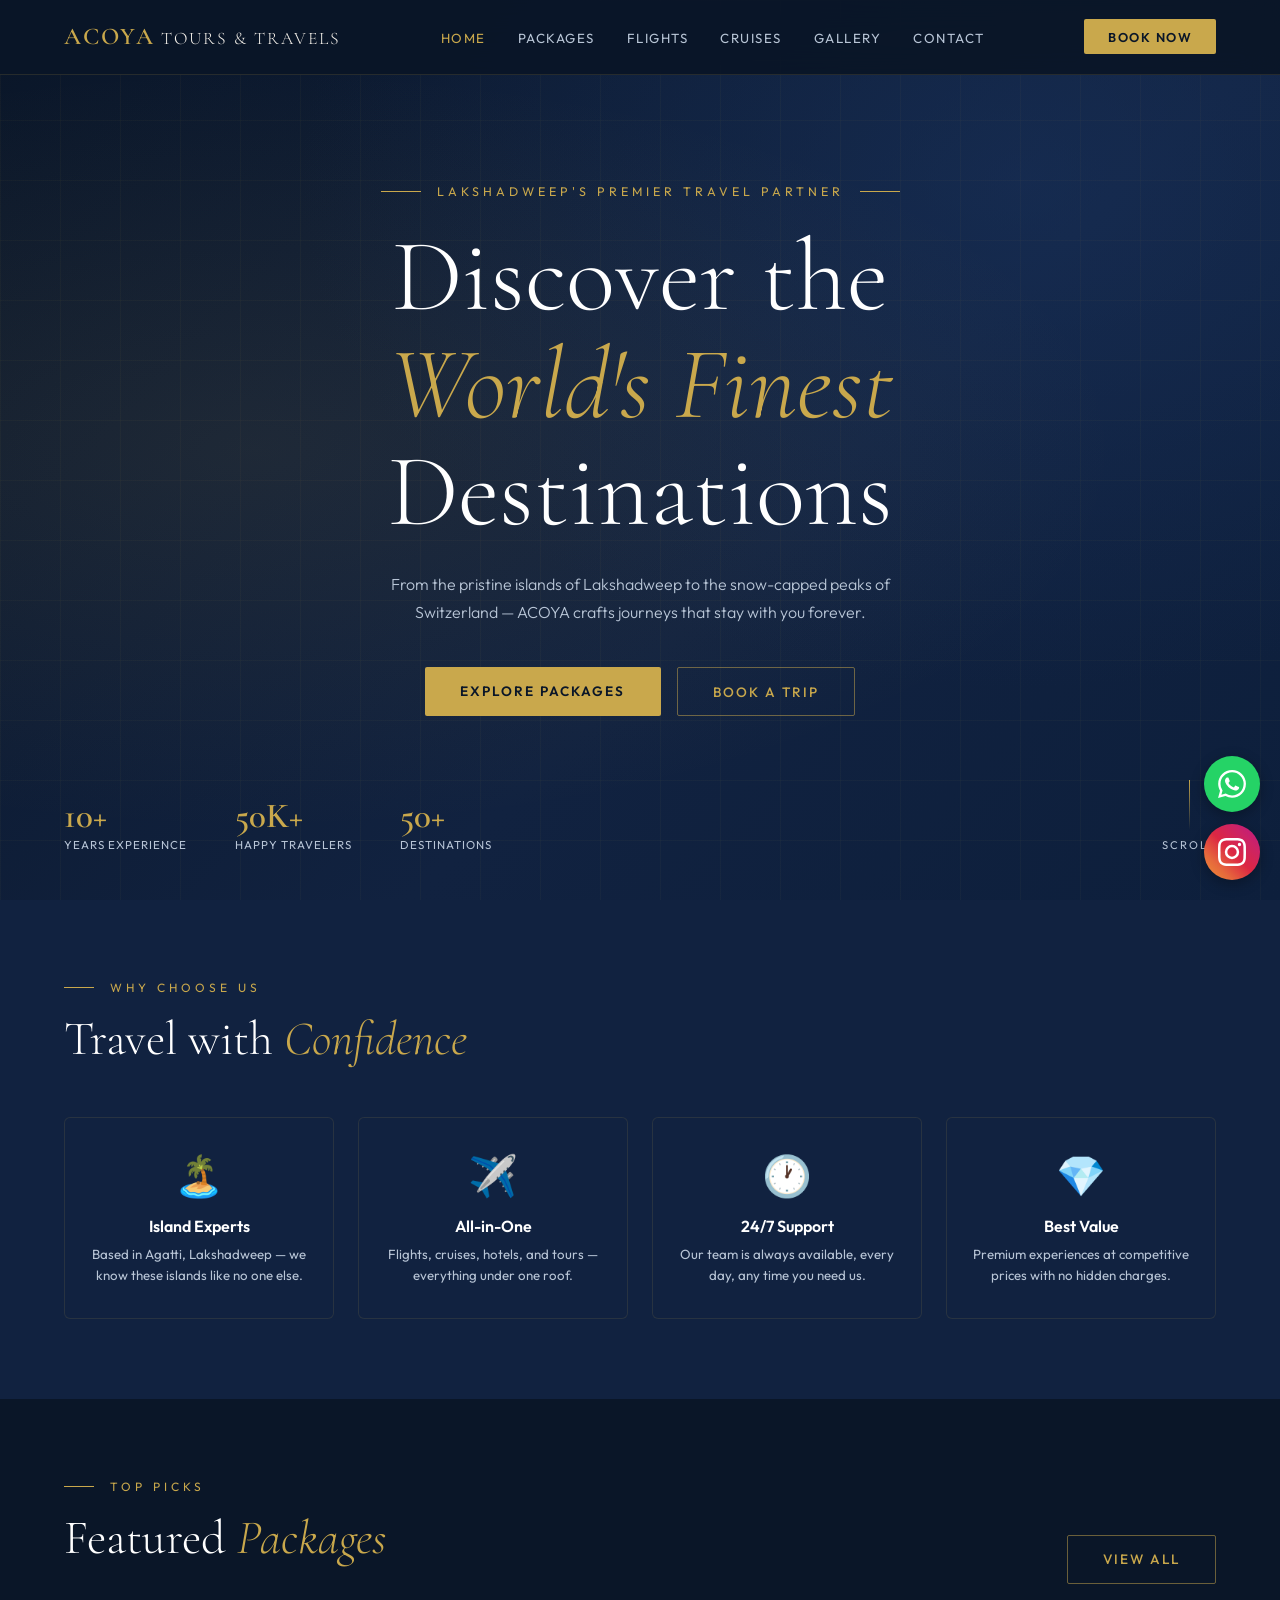
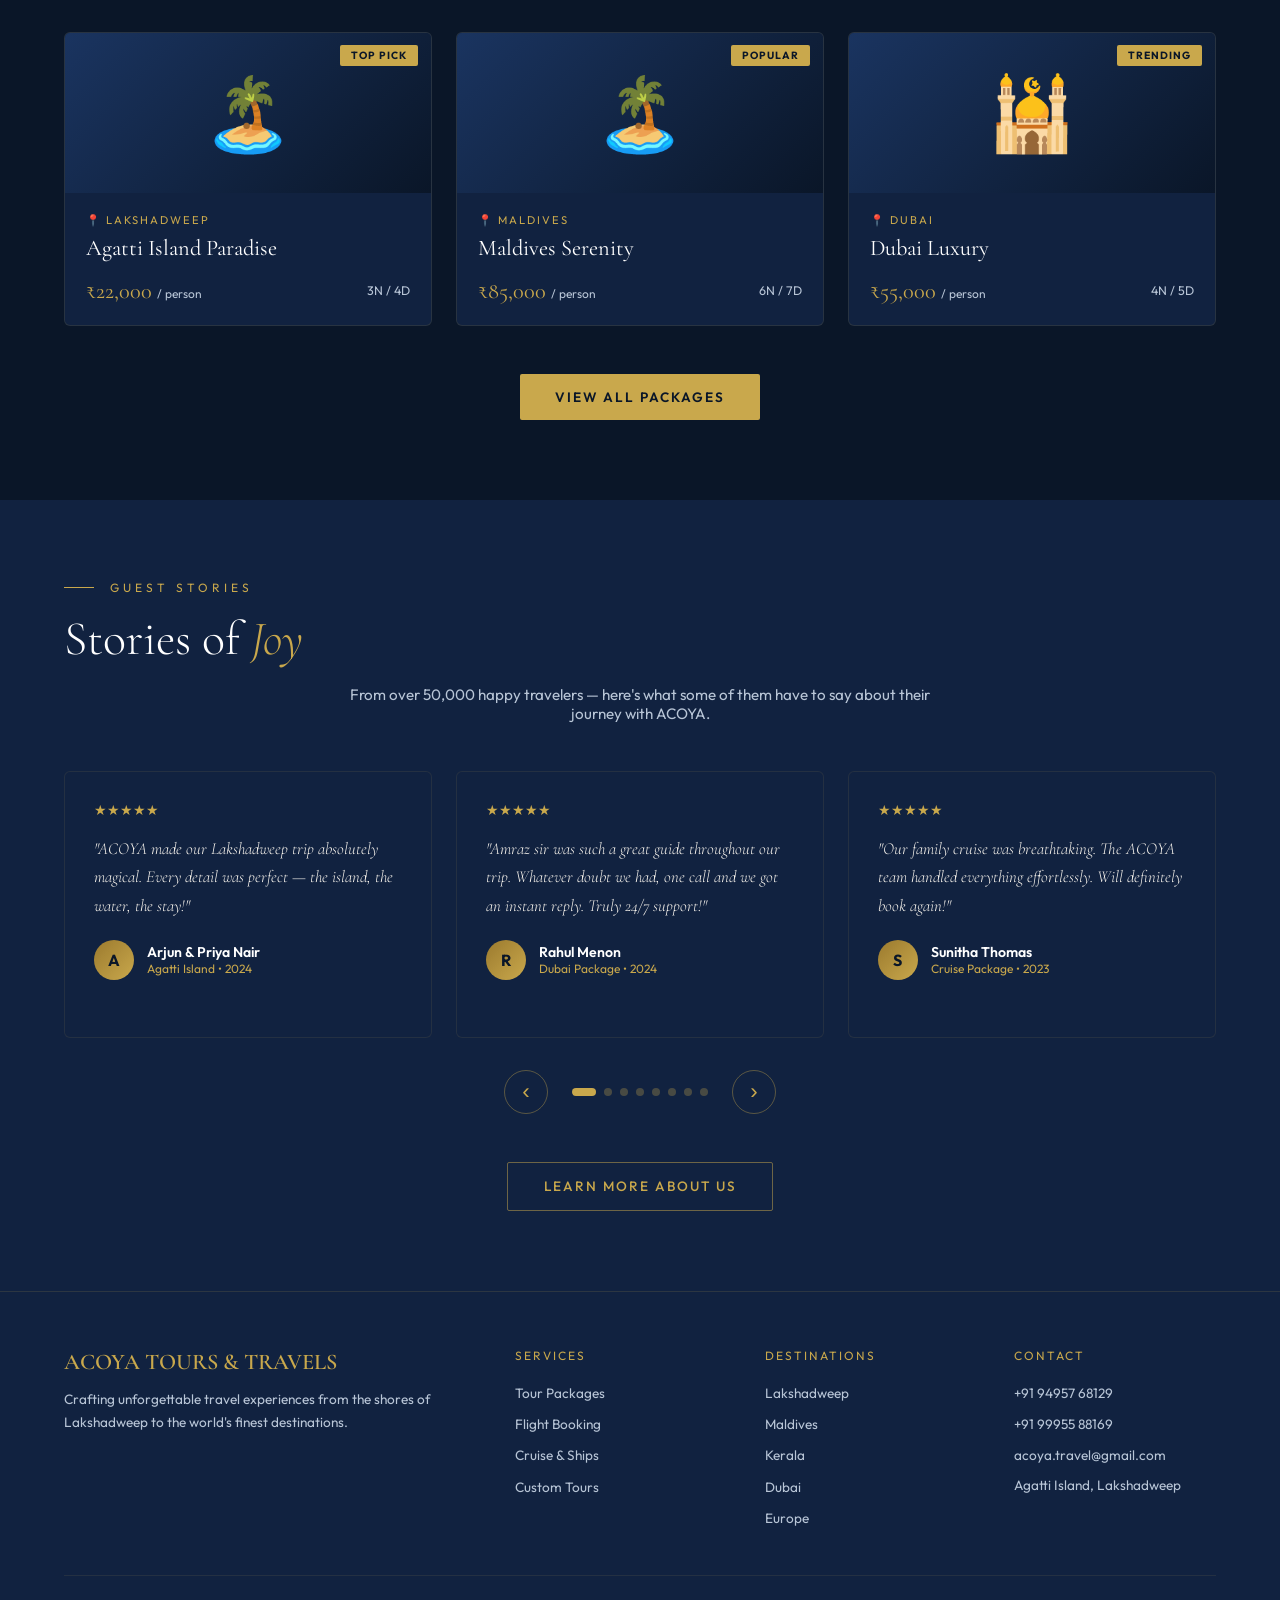
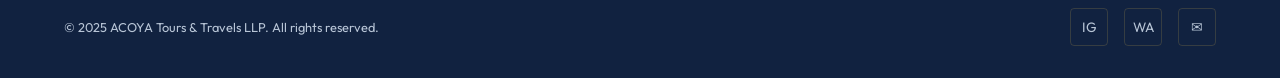
<file: index.html>
<!DOCTYPE html>
<html lang="en">
<head>
<meta charset="UTF-8">
<meta name="viewport" content="width=device-width, initial-scale=1.0">
<title>ACOYA Tours & Travels — Home</title>
<link rel="stylesheet" href="style.css">
<style>
  /* HERO */
  #home {
    height: 100vh; position: relative;
    display: flex; align-items: center; justify-content: center; overflow: hidden;
  }
  .hero-bg {
    position: absolute; inset: 0;
    background: radial-gradient(ellipse at 20% 50%, rgba(201,168,76,0.09) 0%, transparent 60%),
      radial-gradient(ellipse at 80% 20%, rgba(26,52,96,0.5) 0%, transparent 50%),
      linear-gradient(135deg, #0A1628 0%, #112240 60%, #0D1F3C 100%);
  }
  .hero-grid {
    position: absolute; inset: 0;
    background-image: linear-gradient(rgba(201,168,76,0.04) 1px, transparent 1px),
      linear-gradient(90deg, rgba(201,168,76,0.04) 1px, transparent 1px);
    background-size: 60px 60px;
  }
  .hero-content {
    position: relative; z-index: 2; text-align: center; padding: 0 5%;
    animation: fadeUp 1.2s ease forwards;
  }
  .hero-tagline {
    font-size: 0.78rem; letter-spacing: 4px; text-transform: uppercase;
    color: var(--gold); margin-bottom: 1.5rem;
    display: flex; align-items: center; justify-content: center; gap: 1rem;
  }
  .hero-tagline::before, .hero-tagline::after { content: ''; width: 40px; height: 1px; background: var(--gold); }
  .hero-title {
    font-family: 'Cormorant Garamond', serif;
    font-size: clamp(3.5rem, 8vw, 7rem);
    font-weight: 300; line-height: 1.05; color: var(--white); margin-bottom: 0.5rem;
  }
  .hero-title em { color: var(--gold); font-style: italic; }
  .hero-sub {
    font-size: 1rem; color: var(--text-light);
    max-width: 520px; margin: 1.5rem auto 2.5rem; line-height: 1.8; font-weight: 300;
  }
  .hero-btns { display: flex; gap: 1rem; justify-content: center; flex-wrap: wrap; }
  .hero-stats {
    position: absolute; bottom: 3rem; left: 5%;
    display: flex; gap: 3rem; animation: fadeUp 1.5s ease 0.3s both;
  }
  .stat-num { font-family: 'Cormorant Garamond', serif; font-size: 2.2rem; font-weight: 600; color: var(--gold); }
  .stat-label { font-size: 0.72rem; color: var(--text-light); letter-spacing: 1px; text-transform: uppercase; }
  .scroll-hint {
    position: absolute; bottom: 3rem; right: 5%;
    display: flex; flex-direction: column; align-items: center; gap: 0.5rem;
    color: var(--text-light); font-size: 0.7rem; letter-spacing: 2px; text-transform: uppercase;
  }
  .scroll-line { width: 1px; height: 50px; background: linear-gradient(to bottom, var(--gold), transparent); animation: pulse 2s ease infinite; }
  @keyframes pulse { 0%,100%{opacity:1} 50%{opacity:0.3} }

  /* WHY US */
  .why-grid { display: grid; grid-template-columns: repeat(4,1fr); gap: 1.5rem; max-width: 1200px; margin: 3rem auto 0; }
  .why-card {
    padding: 2rem 1.5rem; background: var(--navy-mid);
    border: 1px solid rgba(201,168,76,0.12); border-radius: 6px;
    transition: border-color 0.3s, transform 0.3s; text-align: center;
  }
  .why-card:hover { border-color: var(--gold); transform: translateY(-6px); }
  .why-icon { font-size: 2.5rem; margin-bottom: 1rem; }
  .why-title { font-size: 1rem; font-weight: 600; color: var(--white); margin-bottom: 0.5rem; }
  .why-desc { font-size: 0.83rem; color: var(--text-light); line-height: 1.6; }

  /* FEATURED PACKAGES PREVIEW */
  .featured-grid { display: grid; grid-template-columns: repeat(3,1fr); gap: 1.5rem; max-width: 1200px; margin: 3rem auto 0; }
  .feat-pkg {
    background: var(--navy-mid); border: 1px solid rgba(201,168,76,0.12);
    border-radius: 6px; overflow: hidden; transition: all 0.4s; cursor: pointer;
  }
  .feat-pkg:hover { transform: translateY(-8px); border-color: var(--gold); }
  .feat-img {
    height: 160px; background: linear-gradient(135deg, var(--navy-light), var(--navy));
    display: flex; align-items: center; justify-content: center; font-size: 4.5rem;
    position: relative;
  }
  .feat-badge {
    position: absolute; top: 0.8rem; right: 0.8rem;
    background: var(--gold); color: var(--navy);
    font-size: 0.65rem; font-weight: 700; letter-spacing: 1px;
    padding: 0.25rem 0.7rem; border-radius: 2px; text-transform: uppercase;
  }
  .feat-body { padding: 1.3rem; }
  .feat-loc { font-size: 0.7rem; color: var(--gold); letter-spacing: 2px; text-transform: uppercase; margin-bottom: 0.4rem; }
  .feat-name { font-family: 'Cormorant Garamond', serif; font-size: 1.4rem; color: var(--white); margin-bottom: 0.4rem; }
  .feat-foot { display: flex; justify-content: space-between; align-items: center; margin-top: 1rem; }
  .feat-price { font-family: 'Cormorant Garamond', serif; font-size: 1.4rem; color: var(--gold); }
  .feat-price span { font-size: 0.75rem; color: var(--text-light); font-family: 'Outfit',sans-serif; }
  .view-all-wrap { text-align: center; margin-top: 3rem; }

  /* TESTIMONIAL CAROUSEL */
  .testi-wrap { max-width: 1200px; margin: 3rem auto 0; position: relative; }
  .testi-track-container { overflow: hidden; }
  .testi-track {
    display: flex; gap: 1.5rem;
    transition: transform 0.6s cubic-bezier(0.4, 0, 0.2, 1);
  }
  .testi-card {
    flex: 0 0 calc((100% - 3rem) / 3);
    background: var(--navy-mid); border: 1px solid rgba(201,168,76,0.1);
    border-radius: 6px; padding: 1.8rem; transition: border-color 0.3s;
  }
  .testi-card:hover { border-color: rgba(201,168,76,0.35); }
  .testi-stars { color: var(--gold); font-size: 0.85rem; margin-bottom: 1rem; }
  .testi-text {
    font-family: 'Cormorant Garamond',serif; font-size: 1.05rem;
    font-weight: 300; font-style: italic; color: var(--cream);
    line-height: 1.7; margin-bottom: 1.2rem;
  }
  .testi-author { display: flex; align-items: center; gap: 0.8rem; }
  .testi-avatar {
    width: 40px; height: 40px; border-radius: 50%;
    background: linear-gradient(135deg, var(--gold-dark), var(--gold));
    display: flex; align-items: center; justify-content: center;
    font-weight: 700; color: var(--navy); flex-shrink: 0;
  }
  .testi-name { font-size: 0.88rem; font-weight: 600; color: var(--white); }
  .testi-place { font-size: 0.75rem; color: var(--gold); }

  .testi-controls {
    display: flex; justify-content: center; align-items: center;
    gap: 1.5rem; margin-top: 2rem;
  }
  .testi-btn {
    width: 44px; height: 44px; border-radius: 50%;
    background: transparent; border: 1px solid rgba(201,168,76,0.4);
    color: var(--gold); font-size: 1.4rem; cursor: pointer;
    display: flex; align-items: center; justify-content: center;
    transition: all 0.3s;
  }
  .testi-btn:hover { background: var(--gold); color: var(--navy); }
  .testi-dots { display: flex; gap: 0.5rem; }
  .testi-dot {
    width: 8px; height: 8px; border-radius: 50%;
    background: rgba(201,168,76,0.3); cursor: pointer;
    transition: all 0.3s; border: none;
  }
  .testi-dot.active { background: var(--gold); width: 24px; border-radius: 4px; }

  @media(max-width:1024px){
    .why-grid { grid-template-columns: repeat(2,1fr); }
    .featured-grid { grid-template-columns: repeat(2,1fr); }
    .testi-card { flex: 0 0 calc((100% - 1.5rem) / 2); }
  }
  @media(max-width:600px){
    .why-grid, .featured-grid { grid-template-columns: 1fr; }
    .testi-card { flex: 0 0 100%; }
    .hero-stats { position: static; flex-wrap: wrap; justify-content: center; margin-top: 2rem; }
    .scroll-hint { display: none; }
  }
</style>
</head>
<body>
<div id="nav-placeholder"></div>

<!-- HERO -->
<section id="home">
  <div class="hero-bg"></div>
  <div class="hero-grid"></div>
  <div class="hero-content">
    <div class="hero-tagline">Lakshadweep's Premier Travel Partner</div>
    <h1 class="hero-title">
      Discover the<br>
      <em>World's Finest</em><br>
      Destinations
    </h1>
    <p class="hero-sub">From the pristine islands of Lakshadweep to the snow-capped peaks of Switzerland — ACOYA crafts journeys that stay with you forever.</p>
    <div class="hero-btns">
      <a href="packages.html" class="btn-primary">Explore Packages</a>
      <a href="contact.html" class="btn-outline">Book a Trip</a>
    </div>
  </div>
  <div class="hero-stats">
    <div class="stat"><div class="stat-num"><span class="counter" data-target="10">0</span>+</div><div class="stat-label">Years Experience</div></div>
    <div class="stat"><div class="stat-num"><span class="counter" data-target="50">0</span>K+</div><div class="stat-label">Happy Travelers</div></div>
    <div class="stat"><div class="stat-num"><span class="counter" data-target="50">0</span>+</div><div class="stat-label">Destinations</div></div>
  </div>
  <div class="scroll-hint"><div class="scroll-line"></div>Scroll</div>
</section>

<!-- WHY US -->
<section style="background:var(--navy-mid);">
  <div style="max-width:1200px;margin:0 auto;">
    <div class="section-tag">Why Choose Us</div>
    <h2 class="section-title">Travel with <em>Confidence</em></h2>
  </div>
  <div class="why-grid">
    <div class="why-card reveal">
      <div class="why-icon">🏝️</div>
      <div class="why-title">Island Experts</div>
      <div class="why-desc">Based in Agatti, Lakshadweep — we know these islands like no one else.</div>
    </div>
    <div class="why-card reveal">
      <div class="why-icon">✈️</div>
      <div class="why-title">All-in-One</div>
      <div class="why-desc">Flights, cruises, hotels, and tours — everything under one roof.</div>
    </div>
    <div class="why-card reveal">
      <div class="why-icon">🕐</div>
      <div class="why-title">24/7 Support</div>
      <div class="why-desc">Our team is always available, every day, any time you need us.</div>
    </div>
    <div class="why-card reveal">
      <div class="why-icon">💎</div>
      <div class="why-title">Best Value</div>
      <div class="why-desc">Premium experiences at competitive prices with no hidden charges.</div>
    </div>
  </div>
</section>

<!-- FEATURED PACKAGES -->
<section style="background:var(--navy);">
  <div style="max-width:1200px;margin:0 auto;display:flex;justify-content:space-between;align-items:flex-end;flex-wrap:wrap;gap:1rem;">
    <div>
      <div class="section-tag">Top Picks</div>
      <h2 class="section-title">Featured <em>Packages</em></h2>
    </div>
    <a href="packages.html" class="btn-outline">View All</a>
  </div>
  <div class="featured-grid">
    <div class="feat-pkg reveal" onclick="location.href='packages.html'">
      <div class="feat-img">🏝️<div class="feat-badge">Top Pick</div></div>
      <div class="feat-body">
        <div class="feat-loc">📍 Lakshadweep</div>
        <div class="feat-name">Agatti Island Paradise</div>
        <div class="feat-foot">
          <div class="feat-price">₹22,000 <span>/ person</span></div>
          <span style="font-size:0.78rem;color:var(--text-light);">3N / 4D</span>
        </div>
      </div>
    </div>
    <div class="feat-pkg reveal" onclick="location.href='packages.html'">
      <div class="feat-img">🏝️<div class="feat-badge">Popular</div></div>
      <div class="feat-body">
        <div class="feat-loc">📍 Maldives</div>
        <div class="feat-name">Maldives Serenity</div>
        <div class="feat-foot">
          <div class="feat-price">₹85,000 <span>/ person</span></div>
          <span style="font-size:0.78rem;color:var(--text-light);">6N / 7D</span>
        </div>
      </div>
    </div>
    <div class="feat-pkg reveal" onclick="location.href='packages.html'">
      <div class="feat-img">🕌<div class="feat-badge">Trending</div></div>
      <div class="feat-body">
        <div class="feat-loc">📍 Dubai</div>
        <div class="feat-name">Dubai Luxury</div>
        <div class="feat-foot">
          <div class="feat-price">₹55,000 <span>/ person</span></div>
          <span style="font-size:0.78rem;color:var(--text-light);">4N / 5D</span>
        </div>
      </div>
    </div>
  </div>
  <div class="view-all-wrap"><a href="packages.html" class="btn-primary">View All Packages</a></div>
</section>

<!-- TESTIMONIALS CAROUSEL -->
<section style="background:var(--navy-mid);">
  <div style="max-width:1200px;margin:0 auto;">
    <div class="section-tag">Guest Stories</div>
    <h2 class="section-title">Stories of <em>Joy</em></h2>
    <p style="text-align:center;color:var(--text-light);max-width:600px;margin:0.8rem auto 0;font-size:0.95rem;">From over 50,000 happy travelers — here's what some of them have to say about their journey with ACOYA.</p>
  </div>

  <div class="testi-wrap">
    <div class="testi-track-container">
      <div class="testi-track" id="testi-track">

        <div class="testi-card">
          <div class="testi-stars">★★★★★</div>
          <div class="testi-text">"ACOYA made our Lakshadweep trip absolutely magical. Every detail was perfect — the island, the water, the stay!"</div>
          <div class="testi-author">
            <div class="testi-avatar">A</div>
            <div><div class="testi-name">Arjun & Priya Nair</div><div class="testi-place">Agatti Island • 2024</div></div>
          </div>
        </div>

        <div class="testi-card">
          <div class="testi-stars">★★★★★</div>
          <div class="testi-text">"Amraz sir was such a great guide throughout our trip. Whatever doubt we had, one call and we got an instant reply. Truly 24/7 support!"</div>
          <div class="testi-author">
            <div class="testi-avatar">R</div>
            <div><div class="testi-name">Rahul Menon</div><div class="testi-place">Dubai Package • 2024</div></div>
          </div>
        </div>

        <div class="testi-card">
          <div class="testi-stars">★★★★★</div>
          <div class="testi-text">"Our family cruise was breathtaking. The ACOYA team handled everything effortlessly. Will definitely book again!"</div>
          <div class="testi-author">
            <div class="testi-avatar">S</div>
            <div><div class="testi-name">Sunitha Thomas</div><div class="testi-place">Cruise Package • 2023</div></div>
          </div>
        </div>

        <div class="testi-card">
          <div class="testi-stars">★★★★★</div>
          <div class="testi-text">"Honeymoon in the Maldives, planned to perfection. Amraz was incredibly helpful — answered every message even at midnight. Thank you ACOYA!"</div>
          <div class="testi-author">
            <div class="testi-avatar">F</div>
            <div><div class="testi-name">Faisal & Ayesha</div><div class="testi-place">Maldives Honeymoon • 2024</div></div>
          </div>
        </div>

        <div class="testi-card">
          <div class="testi-stars">★★★★★</div>
          <div class="testi-text">"Booked a last-minute group trip for 12 people. Amraz sir made it happen flawlessly. Very professional and always reachable on call."</div>
          <div class="testi-author">
            <div class="testi-avatar">V</div>
            <div><div class="testi-name">Vishnu Krishnan</div><div class="testi-place">Group Tour • 2024</div></div>
          </div>
        </div>

        <div class="testi-card">
          <div class="testi-stars">★★★★★</div>
          <div class="testi-text">"Bangaram Island felt like a private paradise. Amraz's local knowledge and personal attention made every moment special. Highly recommend ACOYA!"</div>
          <div class="testi-author">
            <div class="testi-avatar">M</div>
            <div><div class="testi-name">Meera Pillai</div><div class="testi-place">Bangaram Island • 2025</div></div>
          </div>
        </div>

        <div class="testi-card">
          <div class="testi-stars">★★★★★</div>
          <div class="testi-text">"I called Amraz sir at odd hours during my trip — every single time he picked up and helped. That kind of dedication is rare. ACOYA is the real deal."</div>
          <div class="testi-author">
            <div class="testi-avatar">K</div>
            <div><div class="testi-name">Kiran Raj</div><div class="testi-place">Kavaratti Island • 2024</div></div>
          </div>
        </div>

        <div class="testi-card">
          <div class="testi-stars">★★★★★</div>
          <div class="testi-text">"From flight booking to last-day pickup, Amraz handled everything. He's not just a travel agent — he feels like a friend guiding you. Loved the trip!"</div>
          <div class="testi-author">
            <div class="testi-avatar">N</div>
            <div><div class="testi-name">Nisha Varghese</div><div class="testi-place">Lakshadweep • 2025</div></div>
          </div>
        </div>

        <div class="testi-card">
          <div class="testi-stars">★★★★★</div>
          <div class="testi-text">"What I loved most about ACOYA — Amraz sir replies instantly, no matter what time. Booked our Dubai trip with full confidence. Excellent experience!"</div>
          <div class="testi-author">
            <div class="testi-avatar">S</div>
            <div><div class="testi-name">Shafeeq Ahamed</div><div class="testi-place">Dubai Tour • 2024</div></div>
          </div>
        </div>

        <div class="testi-card">
          <div class="testi-stars">★★★★★</div>
          <div class="testi-text">"Honestly the best travel experience we've had. Amraz personally guided us through everything — visa, hotels, sightseeing. ACOYA exceeded expectations."</div>
          <div class="testi-author">
            <div class="testi-avatar">A</div>
            <div><div class="testi-name">Anjana & Dileep</div><div class="testi-place">Singapore Tour • 2025</div></div>
          </div>
        </div>

        <div class="testi-card">
          <div class="testi-stars">★★★★★</div>
          <div class="testi-text">"My parents are senior citizens and were nervous about travel. Amraz sir kept checking in throughout, made them feel safe. Truly grateful to ACOYA."</div>
          <div class="testi-author">
            <div class="testi-avatar">H</div>
            <div><div class="testi-name">Haritha S.</div><div class="testi-place">Family Tour • 2024</div></div>
          </div>
        </div>

        <div class="testi-card">
          <div class="testi-stars">★★★★★</div>
          <div class="testi-text">"Planned my solo trip to Lakshadweep with ACOYA. Amraz answered all my questions patiently, even before booking. That trust is why I chose them — and they delivered!"</div>
          <div class="testi-author">
            <div class="testi-avatar">J</div>
            <div><div class="testi-name">Jithin Mohan</div><div class="testi-place">Solo Trip • 2025</div></div>
          </div>
        </div>

      </div>
    </div>

    <div class="testi-controls">
      <button class="testi-btn" onclick="testiNav(-1)" aria-label="Previous">‹</button>
      <div class="testi-dots" id="testi-dots"></div>
      <button class="testi-btn" onclick="testiNav(1)" aria-label="Next">›</button>
    </div>
  </div>

  <div class="view-all-wrap">
    <a href="about.html" class="btn-outline">Learn More About Us</a>
  </div>
</section>

<div id="footer-placeholder"></div>
<script src="shared.js"></script>
<script>
  // Counter animation (triggered when stats section comes into view)
  function animateCounters() {
    document.querySelectorAll('.counter').forEach(function(el) {
      var target = parseInt(el.dataset.target);
      var current = 0;
      var step = Math.max(1, Math.ceil(target / 40));
      var interval = setInterval(function() {
        current += step;
        if (current >= target) { current = target; clearInterval(interval); }
        el.textContent = current;
      }, 30);
    });
  }
  // Trigger counter on page load (hero is visible immediately)
  setTimeout(animateCounters, 600);

  // Testimonial carousel
  var totalTestis = document.querySelectorAll('.testi-card').length;
  var perView = 3;
  var currentSlide = 0;
  var autoSlideTimer;

  function getPerView() {
    if (window.innerWidth <= 600) return 1;
    if (window.innerWidth <= 1024) return 2;
    return 3;
  }

  function totalSlides() {
    return Math.max(1, totalTestis - perView + 1);
  }

  function buildDots() {
    var dotsEl = document.getElementById('testi-dots');
    dotsEl.innerHTML = '';
    var slides = totalSlides();
    var maxDots = Math.min(slides, 8);
    for (var i = 0; i < maxDots; i++) {
      var dot = document.createElement('button');
      dot.className = 'testi-dot' + (i === 0 ? ' active' : '');
      dot.setAttribute('aria-label', 'Slide ' + (i + 1));
      dot.onclick = (function(idx) { return function() { goToSlide(idx); }; })(i);
      dotsEl.appendChild(dot);
    }
  }

  function updateCarousel() {
    var track = document.getElementById('testi-track');
    var card = document.querySelector('.testi-card');
    if (!card) return;
    var cardWidth = card.offsetWidth;
    var gap = 24;
    track.style.transform = 'translateX(-' + (currentSlide * (cardWidth + gap)) + 'px)';

    var dots = document.querySelectorAll('.testi-dot');
    dots.forEach(function(d, i) { d.classList.toggle('active', i === Math.min(currentSlide, dots.length - 1)); });
  }

  function testiNav(dir) {
    currentSlide = (currentSlide + dir + totalSlides()) % totalSlides();
    updateCarousel();
    resetAutoSlide();
  }

  function goToSlide(i) {
    currentSlide = i;
    updateCarousel();
    resetAutoSlide();
  }

  function resetAutoSlide() {
    clearInterval(autoSlideTimer);
    autoSlideTimer = setInterval(function() { testiNav(1); }, 5000);
  }

  function initCarousel() {
    perView = getPerView();
    buildDots();
    if (currentSlide >= totalSlides()) currentSlide = 0;
    updateCarousel();
    resetAutoSlide();
  }

  window.addEventListener('resize', initCarousel);

  renderNav('Home');
  renderFooter();
  initReveal();

  // Init carousel after DOM ready
  setTimeout(initCarousel, 100);
</script>
</body>
</html>
</file>
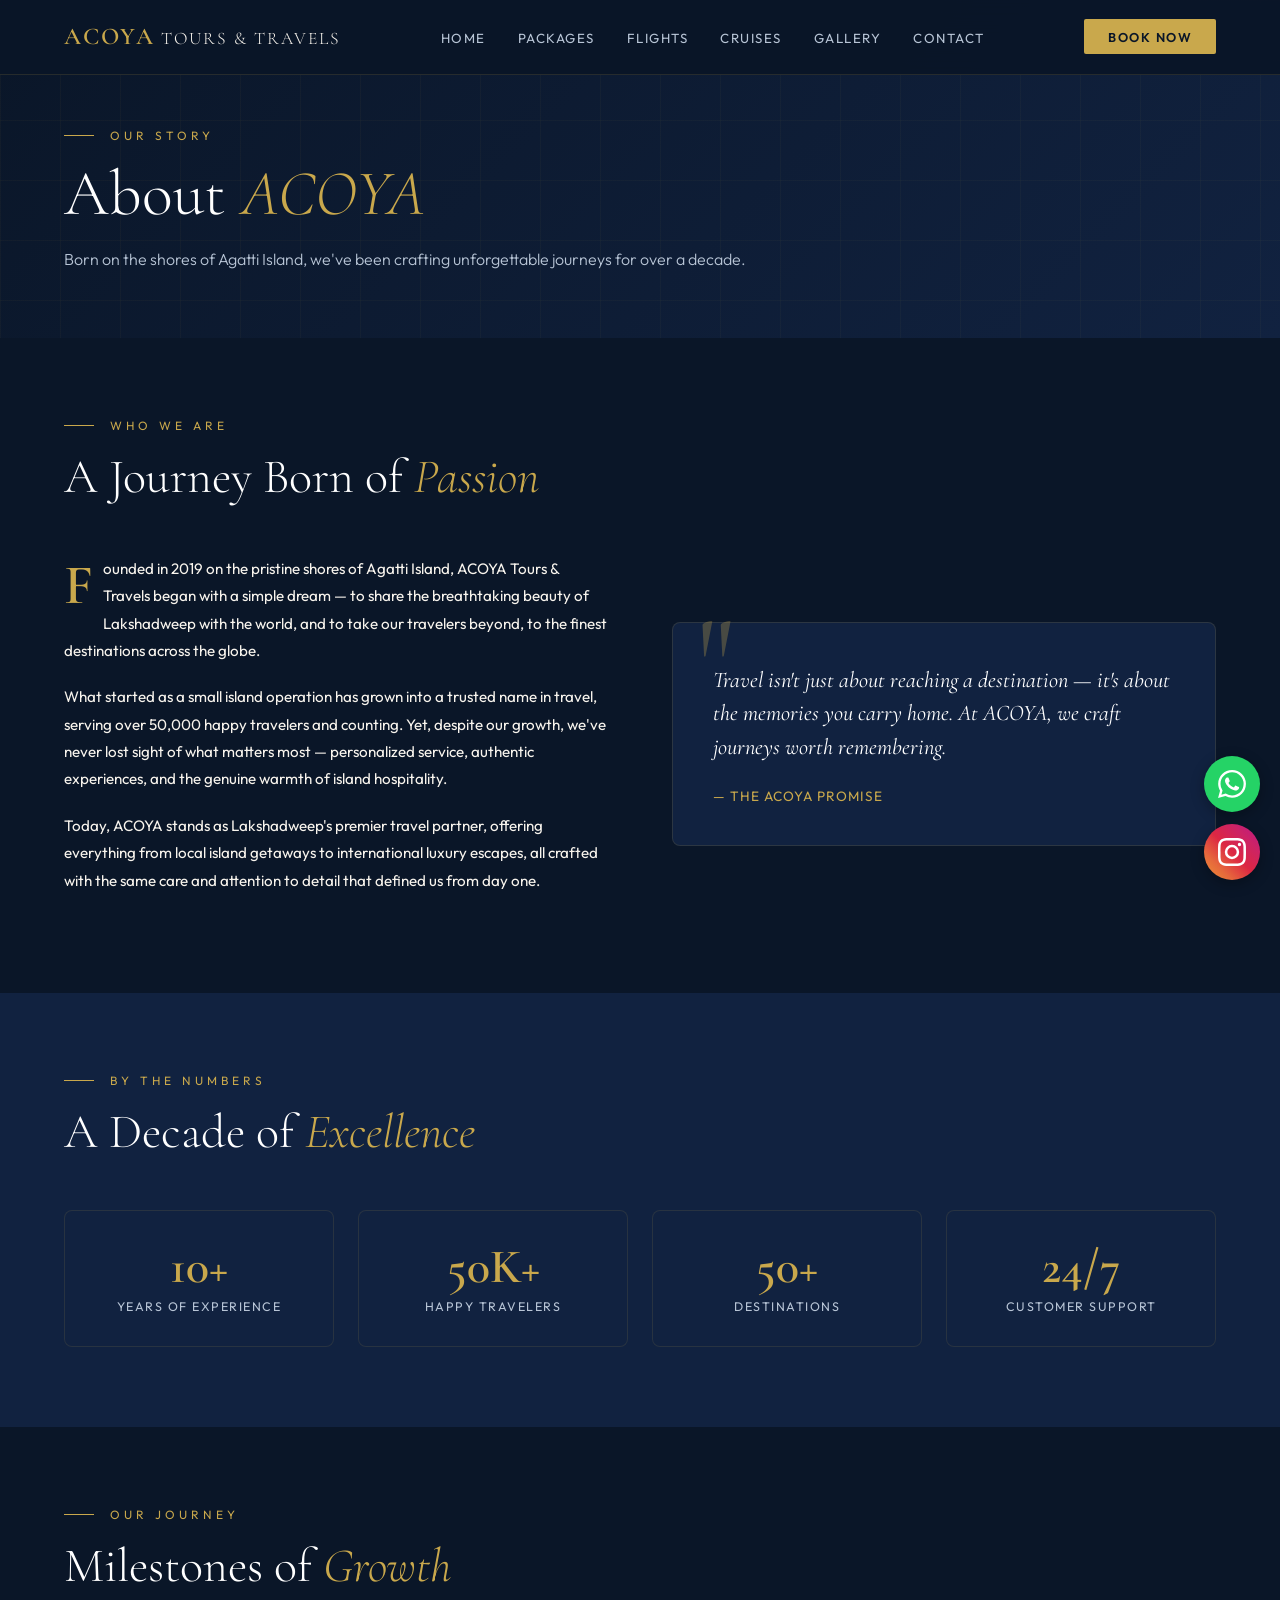
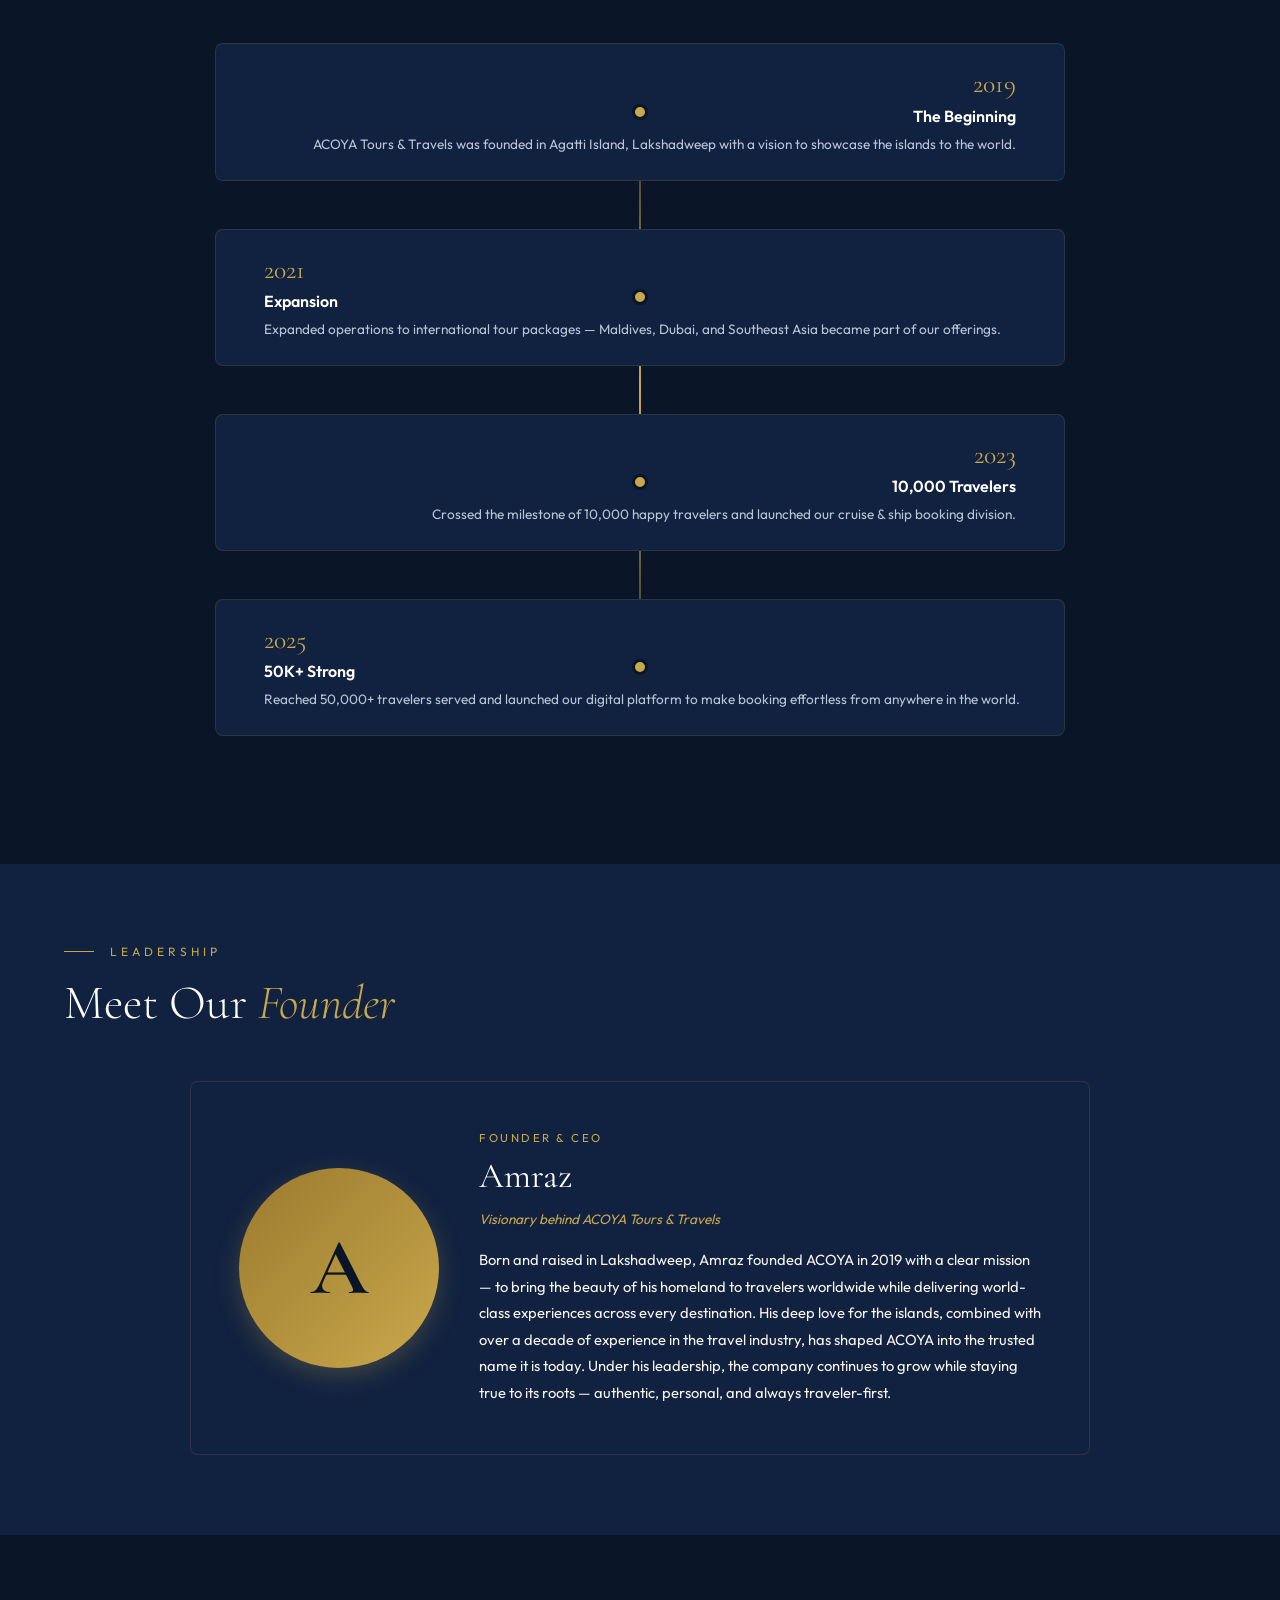
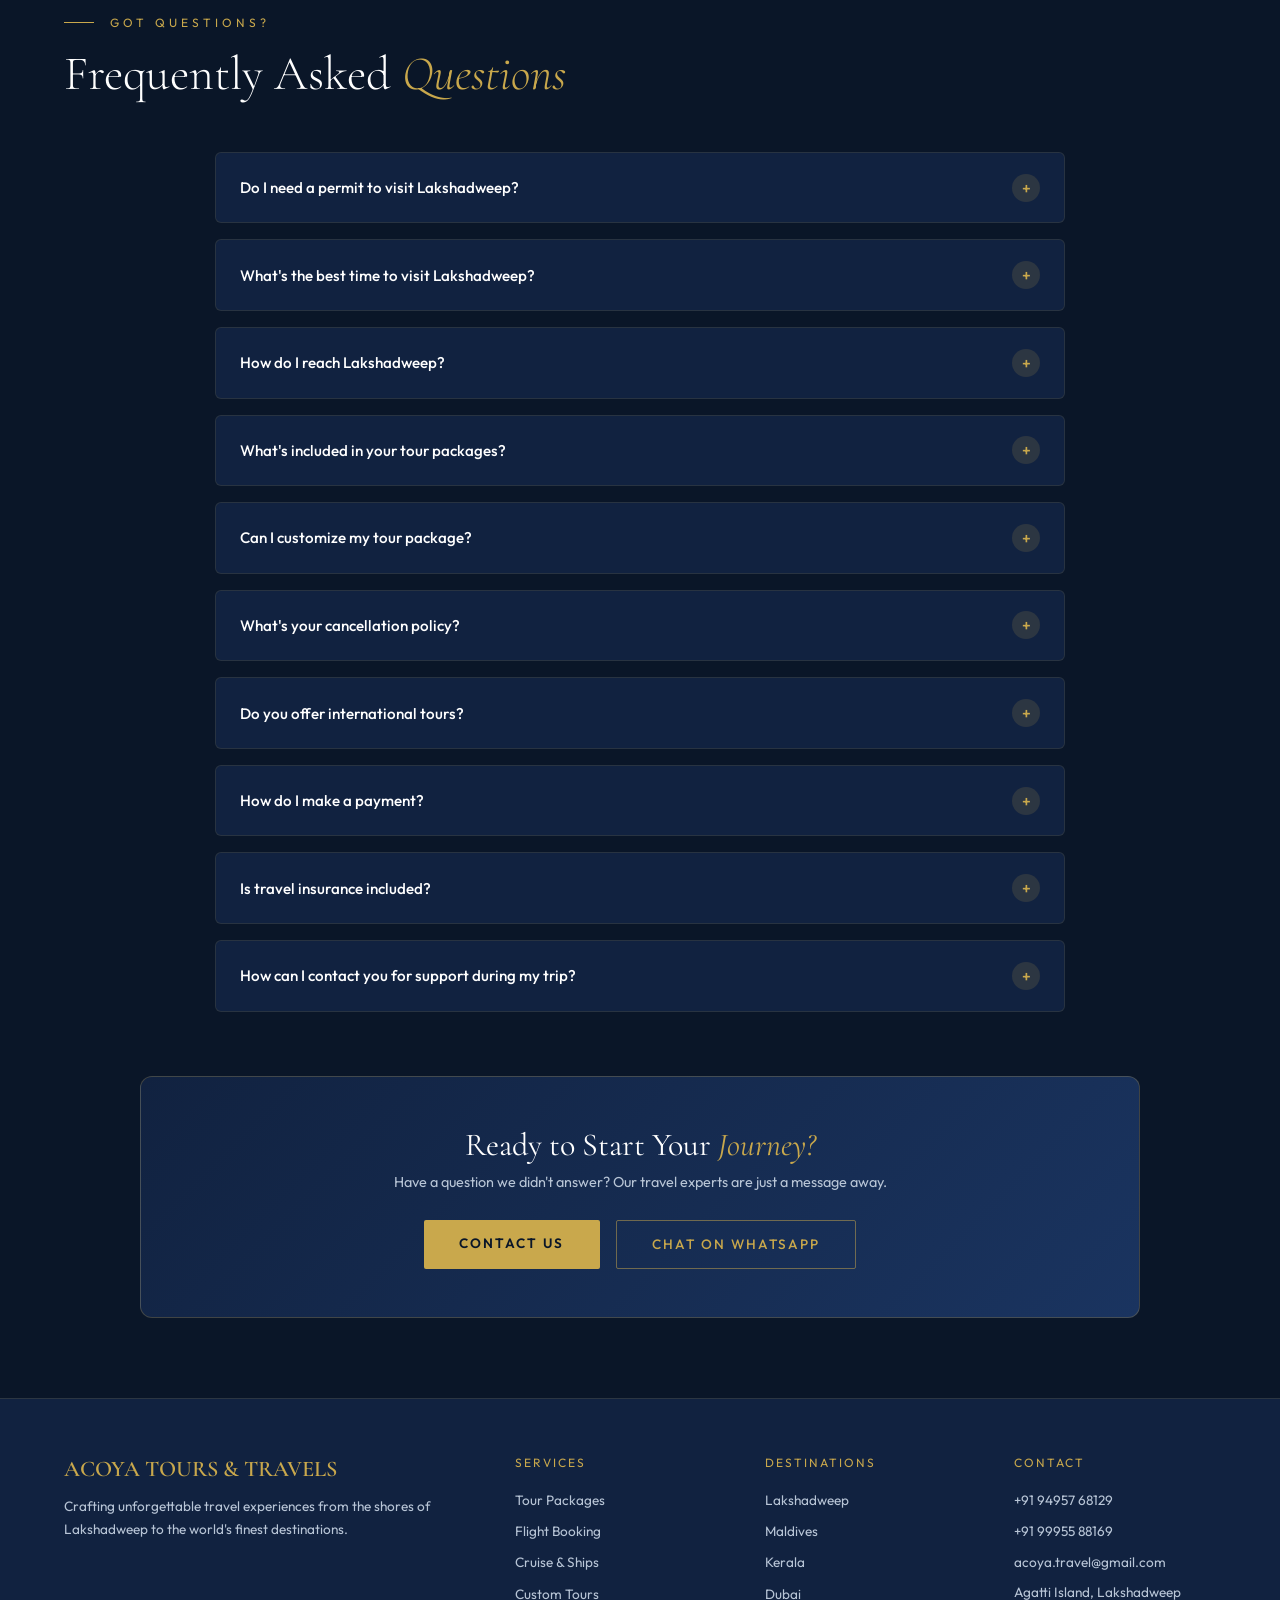
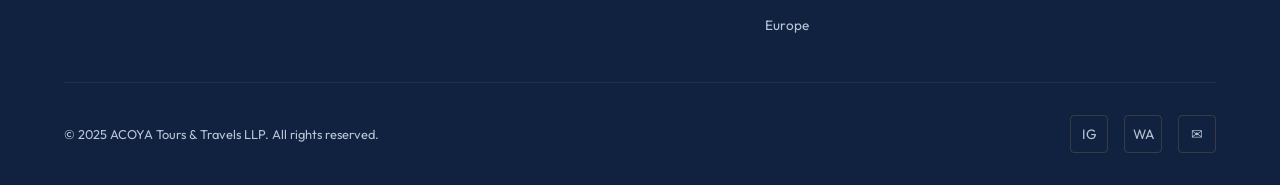
<file: about.html>
<!DOCTYPE html>
<html lang="en">
<head>
<meta charset="UTF-8">
<meta name="viewport" content="width=device-width, initial-scale=1.0">
<title>ACOYA — About Us</title>
<link rel="stylesheet" href="style.css">
<style>
  /* STORY SECTION */
  .story-grid {
    display: grid; grid-template-columns: 1fr 1fr; gap: 4rem;
    max-width: 1200px; margin: 3rem auto 0; align-items: center;
  }
  .story-text p {
    font-size: 0.95rem; color: var(--cream); line-height: 1.8;
    margin-bottom: 1.2rem;
  }
  .story-text p:first-of-type::first-letter {
    font-family: 'Cormorant Garamond', serif;
    font-size: 3.5rem; color: var(--gold);
    float: left; line-height: 0.9; margin: 0.3rem 0.6rem 0 0; font-weight: 600;
  }
  .story-card {
    background: var(--navy-mid); border: 1px solid rgba(201,168,76,0.15);
    border-radius: 8px; padding: 2.5rem; position: relative;
  }
  .story-card::before {
    content: '"'; position: absolute; top: -1.5rem; left: 1.5rem;
    font-family: 'Cormorant Garamond', serif; font-size: 8rem;
    color: var(--gold); opacity: 0.3; line-height: 1;
  }
  .story-quote {
    font-family: 'Cormorant Garamond', serif; font-size: 1.4rem;
    font-style: italic; color: var(--white); line-height: 1.5; margin-bottom: 1.5rem;
  }
  .story-author { font-size: 0.85rem; color: var(--gold); letter-spacing: 1px; }

  /* STATS BIG */
  .big-stats {
    display: grid; grid-template-columns: repeat(4,1fr); gap: 1.5rem;
    max-width: 1200px; margin: 3rem auto 0;
  }
  .big-stat {
    text-align: center; padding: 2rem 1rem; background: var(--navy-mid);
    border: 1px solid rgba(201,168,76,0.12); border-radius: 8px;
    transition: border-color 0.3s, transform 0.3s;
  }
  .big-stat:hover { border-color: var(--gold); transform: translateY(-4px); }
  .big-stat-num {
    font-family: 'Cormorant Garamond', serif; font-size: 3rem;
    font-weight: 600; color: var(--gold); line-height: 1; margin-bottom: 0.5rem;
  }
  .big-stat-label {
    font-size: 0.78rem; color: var(--text-light);
    letter-spacing: 1.5px; text-transform: uppercase;
  }

  /* TIMELINE */
  .timeline { max-width: 850px; margin: 3rem auto 0; position: relative; }
  .timeline::before {
    content: ''; position: absolute; left: 50%; top: 0; bottom: 0; width: 2px;
    background: linear-gradient(to bottom, transparent, var(--gold), transparent);
    transform: translateX(-50%);
  }
  .tl-item {
    display: flex; align-items: center; margin-bottom: 3rem;
    position: relative;
  }
  .tl-item:nth-child(odd) { flex-direction: row-reverse; }
  .tl-item:nth-child(odd) .tl-content { text-align: right; padding-right: 3rem; }
  .tl-item:nth-child(even) .tl-content { padding-left: 3rem; }
  .tl-content {
    flex: 1; background: var(--navy-mid);
    border: 1px solid rgba(201,168,76,0.15); border-radius: 8px;
    padding: 1.5rem; transition: border-color 0.3s;
  }
  .tl-content:hover { border-color: var(--gold); }
  .tl-year {
    font-family: 'Cormorant Garamond', serif;
    font-size: 1.6rem; color: var(--gold); margin-bottom: 0.4rem;
  }
  .tl-title { font-size: 1rem; color: var(--white); margin-bottom: 0.5rem; font-weight: 600; }
  .tl-desc { font-size: 0.85rem; color: var(--text-light); line-height: 1.6; }
  .tl-dot {
    position: absolute; left: 50%; transform: translateX(-50%);
    width: 16px; height: 16px; border-radius: 50%;
    background: var(--gold); border: 3px solid var(--navy);
    z-index: 2;
  }

  /* FOUNDER */
  .founder-card {
    max-width: 900px; margin: 3rem auto 0;
    background: var(--navy-mid); border: 1px solid rgba(201,168,76,0.15);
    border-radius: 8px; padding: 3rem; display: grid;
    grid-template-columns: 200px 1fr; gap: 2.5rem; align-items: center;
  }
  .founder-avatar {
    width: 200px; height: 200px; border-radius: 50%;
    background: linear-gradient(135deg, var(--gold-dark), var(--gold));
    display: flex; align-items: center; justify-content: center;
    font-family: 'Cormorant Garamond', serif;
    font-size: 5rem; color: var(--navy); font-weight: 700;
    box-shadow: 0 8px 24px rgba(201,168,76,0.25);
  }
  .founder-tag {
    font-size: 0.72rem; color: var(--gold);
    letter-spacing: 2.5px; text-transform: uppercase; margin-bottom: 0.6rem;
  }
  .founder-name {
    font-family: 'Cormorant Garamond', serif; font-size: 2.2rem;
    color: var(--white); margin-bottom: 0.8rem;
  }
  .founder-role {
    font-size: 0.85rem; color: var(--gold); font-style: italic;
    margin-bottom: 1.2rem;
  }
  .founder-text {
    font-size: 0.92rem; color: var(--cream); line-height: 1.8;
  }

  /* FAQ */
  .faq-wrap { max-width: 850px; margin: 3rem auto 0; }
  .faq-item {
    background: var(--navy-mid); border: 1px solid rgba(201,168,76,0.12);
    border-radius: 6px; margin-bottom: 1rem; overflow: hidden;
    transition: border-color 0.3s;
  }
  .faq-item.open { border-color: var(--gold); }
  .faq-q {
    padding: 1.3rem 1.5rem; cursor: pointer;
    display: flex; justify-content: space-between; align-items: center;
    font-size: 0.95rem; color: var(--white); font-weight: 500;
    transition: color 0.3s;
  }
  .faq-q:hover { color: var(--gold); }
  .faq-icon {
    width: 28px; height: 28px; border-radius: 50%;
    background: rgba(201,168,76,0.15);
    color: var(--gold); display: flex; align-items: center; justify-content: center;
    font-size: 1rem; flex-shrink: 0; transition: transform 0.3s;
  }
  .faq-item.open .faq-icon { transform: rotate(45deg); }
  .faq-a {
    max-height: 0; overflow: hidden;
    transition: max-height 0.4s ease, padding 0.4s ease;
    padding: 0 1.5rem;
  }
  .faq-item.open .faq-a {
    max-height: 400px; padding: 0 1.5rem 1.4rem;
  }
  .faq-a p {
    font-size: 0.88rem; color: var(--text-light); line-height: 1.7;
  }

  /* CTA */
  .cta-banner {
    max-width: 1000px; margin: 4rem auto 0;
    background: linear-gradient(135deg, var(--navy-mid), var(--navy-light));
    border: 1px solid rgba(201,168,76,0.25);
    border-radius: 12px; padding: 3rem; text-align: center;
  }
  .cta-title {
    font-family: 'Cormorant Garamond', serif; font-size: 2rem;
    color: var(--white); margin-bottom: 0.6rem;
  }
  .cta-title em { color: var(--gold); font-style: italic; }
  .cta-desc {
    font-size: 0.9rem; color: var(--text-light); margin-bottom: 1.8rem;
    max-width: 500px; margin-left: auto; margin-right: auto;
  }
  .cta-btns { display: flex; gap: 1rem; justify-content: center; flex-wrap: wrap; }

  @media(max-width:900px){
    .story-grid { grid-template-columns: 1fr; gap: 2.5rem; }
    .big-stats { grid-template-columns: repeat(2,1fr); }
    .timeline::before { left: 20px; }
    .tl-item, .tl-item:nth-child(odd) { flex-direction: row; }
    .tl-item .tl-content,
    .tl-item:nth-child(odd) .tl-content { text-align: left; padding: 1.5rem; padding-left: 3.5rem; }
    .tl-dot { left: 20px; }
    .founder-card { grid-template-columns: 1fr; text-align: center; padding: 2rem; }
    .founder-avatar { margin: 0 auto; width: 150px; height: 150px; font-size: 4rem; }
  }
</style>
</head>
<body>
<div id="nav-placeholder"></div>

<div class="page-hero">
  <div class="page-hero-content">
    <div class="page-tag">Our Story</div>
    <h1 class="page-title">About <em>ACOYA</em></h1>
    <p class="page-desc">Born on the shores of Agatti Island, we've been crafting unforgettable journeys for over a decade.</p>
  </div>
</div>

<!-- STORY -->
<section style="background:var(--navy);">
  <div style="max-width:1200px;margin:0 auto;">
    <div class="section-tag">Who We Are</div>
    <h2 class="section-title">A Journey Born of <em>Passion</em></h2>
  </div>
  <div class="story-grid">
    <div class="story-text reveal">
      <p>Founded in 2019 on the pristine shores of Agatti Island, ACOYA Tours & Travels began with a simple dream — to share the breathtaking beauty of Lakshadweep with the world, and to take our travelers beyond, to the finest destinations across the globe.</p>
      <p>What started as a small island operation has grown into a trusted name in travel, serving over 50,000 happy travelers and counting. Yet, despite our growth, we've never lost sight of what matters most — personalized service, authentic experiences, and the genuine warmth of island hospitality.</p>
      <p>Today, ACOYA stands as Lakshadweep's premier travel partner, offering everything from local island getaways to international luxury escapes, all crafted with the same care and attention to detail that defined us from day one.</p>
    </div>
    <div class="story-card reveal">
      <div class="story-quote">Travel isn't just about reaching a destination — it's about the memories you carry home. At ACOYA, we craft journeys worth remembering.</div>
      <div class="story-author">— THE ACOYA PROMISE</div>
    </div>
  </div>
</section>

<!-- BIG STATS -->
<section style="background:var(--navy-mid);">
  <div style="max-width:1200px;margin:0 auto;">
    <div class="section-tag">By the Numbers</div>
    <h2 class="section-title">A Decade of <em>Excellence</em></h2>
  </div>
  <div class="big-stats">
    <div class="big-stat reveal">
      <div class="big-stat-num">10+</div>
      <div class="big-stat-label">Years of Experience</div>
    </div>
    <div class="big-stat reveal">
      <div class="big-stat-num">50K+</div>
      <div class="big-stat-label">Happy Travelers</div>
    </div>
    <div class="big-stat reveal">
      <div class="big-stat-num">50+</div>
      <div class="big-stat-label">Destinations</div>
    </div>
    <div class="big-stat reveal">
      <div class="big-stat-num">24/7</div>
      <div class="big-stat-label">Customer Support</div>
    </div>
  </div>
</section>

<!-- TIMELINE -->
<section style="background:var(--navy);">
  <div style="max-width:1200px;margin:0 auto;">
    <div class="section-tag">Our Journey</div>
    <h2 class="section-title">Milestones of <em>Growth</em></h2>
  </div>
  <div class="timeline">
    <div class="tl-item reveal">
      <div class="tl-dot"></div>
      <div class="tl-content">
        <div class="tl-year">2019</div>
        <div class="tl-title">The Beginning</div>
        <div class="tl-desc">ACOYA Tours & Travels was founded in Agatti Island, Lakshadweep with a vision to showcase the islands to the world.</div>
      </div>
    </div>
    <div class="tl-item reveal">
      <div class="tl-dot"></div>
      <div class="tl-content">
        <div class="tl-year">2021</div>
        <div class="tl-title">Expansion</div>
        <div class="tl-desc">Expanded operations to international tour packages — Maldives, Dubai, and Southeast Asia became part of our offerings.</div>
      </div>
    </div>
    <div class="tl-item reveal">
      <div class="tl-dot"></div>
      <div class="tl-content">
        <div class="tl-year">2023</div>
        <div class="tl-title">10,000 Travelers</div>
        <div class="tl-desc">Crossed the milestone of 10,000 happy travelers and launched our cruise & ship booking division.</div>
      </div>
    </div>
    <div class="tl-item reveal">
      <div class="tl-dot"></div>
      <div class="tl-content">
        <div class="tl-year">2025</div>
        <div class="tl-title">50K+ Strong</div>
        <div class="tl-desc">Reached 50,000+ travelers served and launched our digital platform to make booking effortless from anywhere in the world.</div>
      </div>
    </div>
  </div>
</section>

<!-- FOUNDER -->
<section style="background:var(--navy-mid);">
  <div style="max-width:1200px;margin:0 auto;">
    <div class="section-tag">Leadership</div>
    <h2 class="section-title">Meet Our <em>Founder</em></h2>
  </div>
  <div class="founder-card reveal">
    <div class="founder-avatar">A</div>
    <div>
      <div class="founder-tag">Founder & CEO</div>
      <div class="founder-name">Amraz</div>
      <div class="founder-role">Visionary behind ACOYA Tours & Travels</div>
      <div class="founder-text">Born and raised in Lakshadweep, Amraz founded ACOYA in 2019 with a clear mission — to bring the beauty of his homeland to travelers worldwide while delivering world-class experiences across every destination. His deep love for the islands, combined with over a decade of experience in the travel industry, has shaped ACOYA into the trusted name it is today. Under his leadership, the company continues to grow while staying true to its roots — authentic, personal, and always traveler-first.</div>
    </div>
  </div>
</section>

<!-- FAQ -->
<section style="background:var(--navy);">
  <div style="max-width:1200px;margin:0 auto;">
    <div class="section-tag">Got Questions?</div>
    <h2 class="section-title">Frequently Asked <em>Questions</em></h2>
  </div>
  <div class="faq-wrap">
    <div class="faq-item reveal" onclick="toggleFaq(this)">
      <div class="faq-q">
        <span>Do I need a permit to visit Lakshadweep?</span>
        <span class="faq-icon">+</span>
      </div>
      <div class="faq-a">
        <p>Yes, all visitors (including Indian citizens) need an entry permit to visit Lakshadweep. Don't worry — we handle the entire permit process for you as part of our package. Just provide the required documents and we'll take care of the rest.</p>
      </div>
    </div>
    <div class="faq-item reveal" onclick="toggleFaq(this)">
      <div class="faq-q">
        <span>What's the best time to visit Lakshadweep?</span>
        <span class="faq-icon">+</span>
      </div>
      <div class="faq-a">
        <p>The ideal time to visit Lakshadweep is between October and May, when the weather is pleasant and the seas are calm. December to February is the peak season with the best conditions for water activities like snorkeling and diving.</p>
      </div>
    </div>
    <div class="faq-item reveal" onclick="toggleFaq(this)">
      <div class="faq-q">
        <span>How do I reach Lakshadweep?</span>
        <span class="faq-icon">+</span>
      </div>
      <div class="faq-a">
        <p>You can reach Lakshadweep by flight (Agatti Airport) from Kochi, or by ship from Kochi to various islands. We arrange flights, ship bookings, and inter-island transfers as part of our packages — making your journey seamless from start to finish.</p>
      </div>
    </div>
    <div class="faq-item reveal" onclick="toggleFaq(this)">
      <div class="faq-q">
        <span>What's included in your tour packages?</span>
        <span class="faq-icon">+</span>
      </div>
      <div class="faq-a">
        <p>Our packages typically include accommodation, meals, transfers, sightseeing, water activities, and permits (where applicable). Each package is detailed clearly with inclusions and exclusions. We also offer customizable packages where you choose what you want included.</p>
      </div>
    </div>
    <div class="faq-item reveal" onclick="toggleFaq(this)">
      <div class="faq-q">
        <span>Can I customize my tour package?</span>
        <span class="faq-icon">+</span>
      </div>
      <div class="faq-a">
        <p>Absolutely! We specialize in custom tours tailored to your interests, budget, and travel style. Whether it's a honeymoon, family trip, group tour, or solo adventure — share your preferences and we'll craft the perfect itinerary just for you.</p>
      </div>
    </div>
    <div class="faq-item reveal" onclick="toggleFaq(this)">
      <div class="faq-q">
        <span>What's your cancellation policy?</span>
        <span class="faq-icon">+</span>
      </div>
      <div class="faq-a">
        <p>Cancellation policies vary depending on the package, travel dates, and proximity to your trip. Generally, cancellations made 30+ days before travel get higher refunds, while last-minute cancellations may have limited refunds. Full details are shared at the time of booking.</p>
      </div>
    </div>
    <div class="faq-item reveal" onclick="toggleFaq(this)">
      <div class="faq-q">
        <span>Do you offer international tours?</span>
        <span class="faq-icon">+</span>
      </div>
      <div class="faq-a">
        <p>Yes! Beyond Lakshadweep, we offer curated international packages to Maldives, Dubai, Southeast Asia, Europe, and many more destinations. Our team handles flights, visas, accommodation, and complete itinerary planning.</p>
      </div>
    </div>
    <div class="faq-item reveal" onclick="toggleFaq(this)">
      <div class="faq-q">
        <span>How do I make a payment?</span>
        <span class="faq-icon">+</span>
      </div>
      <div class="faq-a">
        <p>We accept payments via UPI, bank transfer, debit/credit cards, and major digital wallets. Typically a booking advance is required to confirm the trip, with the balance paid before departure. Our team will guide you through the process when you book.</p>
      </div>
    </div>
    <div class="faq-item reveal" onclick="toggleFaq(this)">
      <div class="faq-q">
        <span>Is travel insurance included?</span>
        <span class="faq-icon">+</span>
      </div>
      <div class="faq-a">
        <p>Travel insurance is not included by default but is highly recommended, especially for international tours. We can help arrange comprehensive travel insurance covering medical emergencies, trip cancellations, and lost baggage at competitive rates.</p>
      </div>
    </div>
    <div class="faq-item reveal" onclick="toggleFaq(this)">
      <div class="faq-q">
        <span>How can I contact you for support during my trip?</span>
        <span class="faq-icon">+</span>
      </div>
      <div class="faq-a">
        <p>Our team is available 24/7 throughout your trip. You can reach us anytime via phone (+91 94957 68129) or WhatsApp. We'll be there to assist with any questions, changes, or emergencies that come up during your travels.</p>
      </div>
    </div>
  </div>

  <!-- CTA -->
  <div class="cta-banner reveal">
    <div class="cta-title">Ready to Start Your <em>Journey?</em></div>
    <div class="cta-desc">Have a question we didn't answer? Our travel experts are just a message away.</div>
    <div class="cta-btns">
      <a href="contact.html" class="btn-primary">Contact Us</a>
      <a href="https://wa.me/919495768129" target="_blank" rel="noopener" class="btn-outline">Chat on WhatsApp</a>
    </div>
  </div>
</section>

<div id="footer-placeholder"></div>
<script src="shared.js"></script>
<script>
  function toggleFaq(item) {
    var wasOpen = item.classList.contains('open');
    document.querySelectorAll('.faq-item').forEach(function(i) {
      i.classList.remove('open');
    });
    if (!wasOpen) item.classList.add('open');
  }

  renderNav('About');
  renderFooter();
  initReveal();
</script>
</body>
</html>
</file>
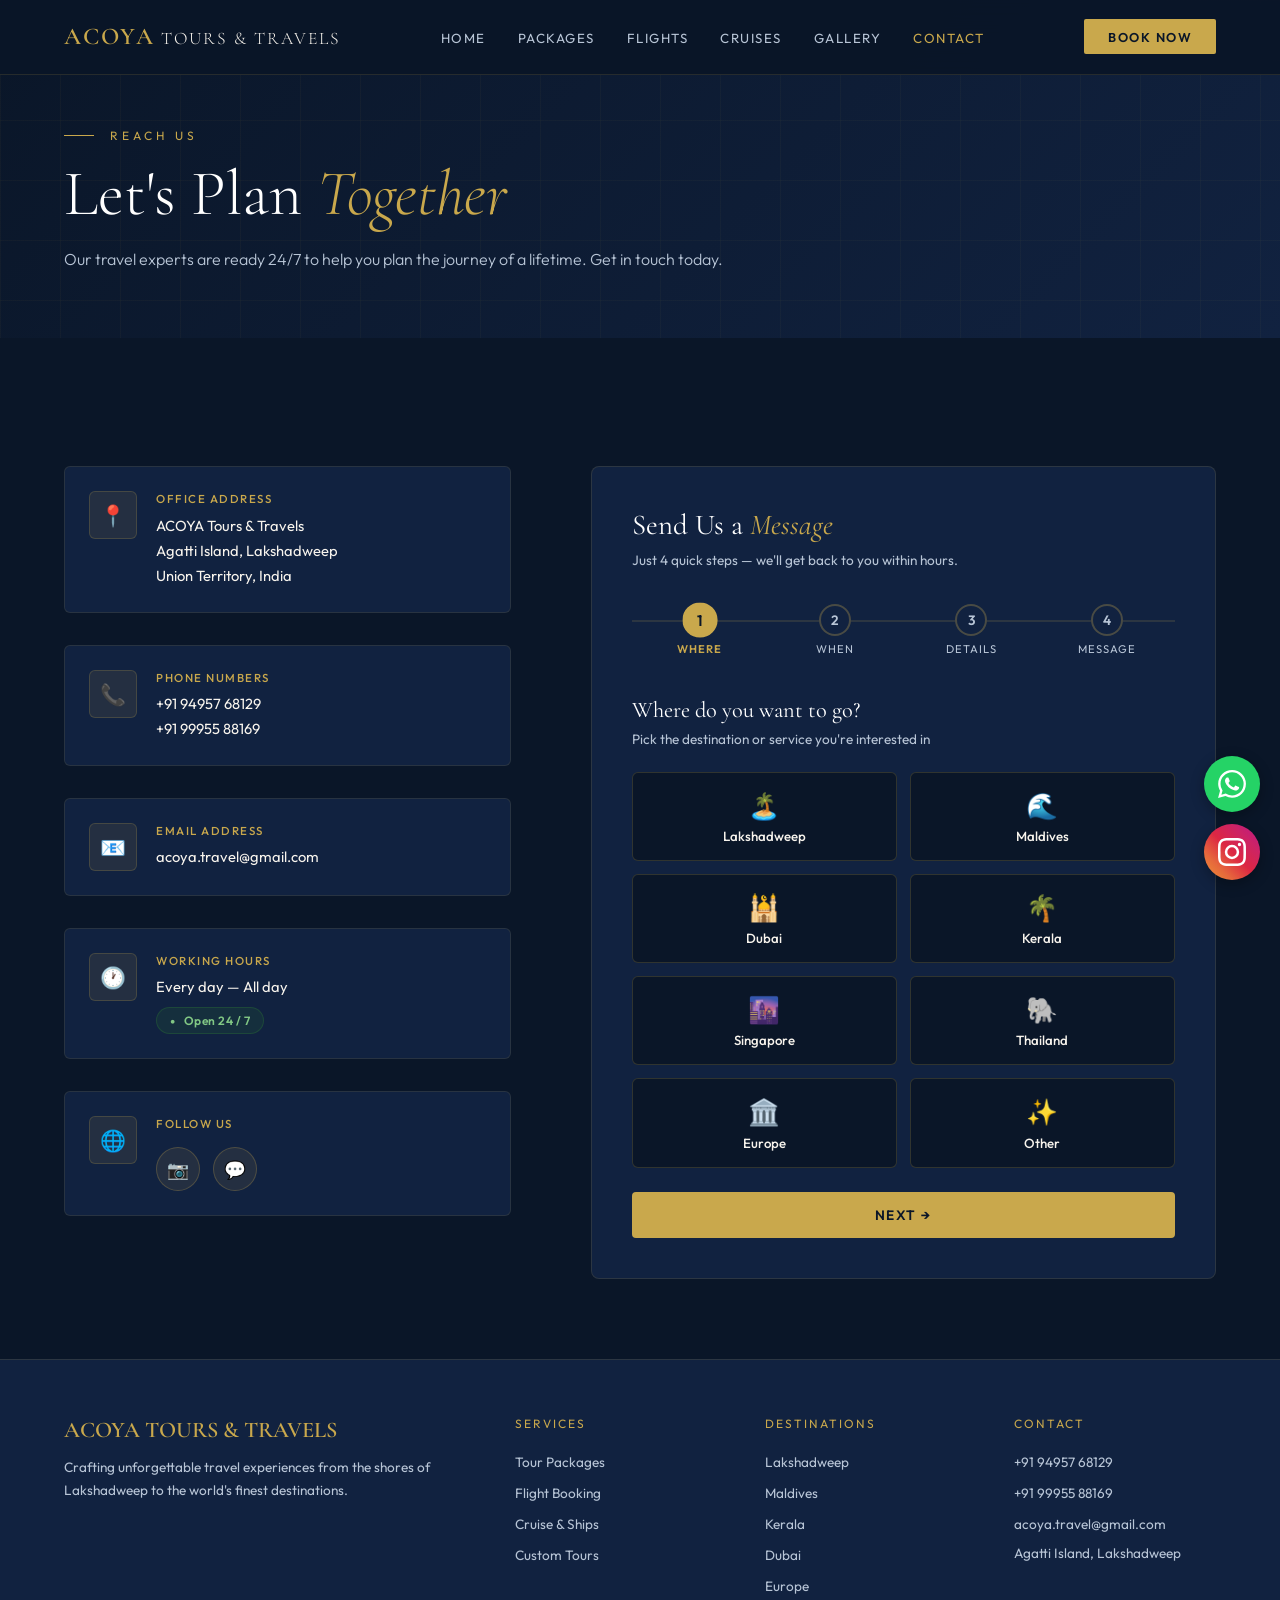
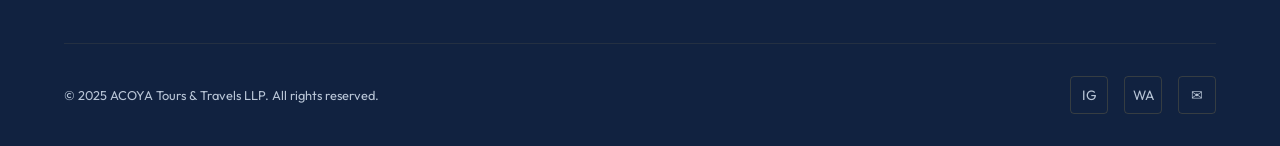
<file: contact.html>
<!DOCTYPE html>
<html lang="en">
<head>
<meta charset="UTF-8">
<meta name="viewport" content="width=device-width, initial-scale=1.0">
<title>ACOYA — Contact Us</title>
<link rel="stylesheet" href="style.css">
<style>
  .contact-grid { display: grid; grid-template-columns: 1fr 1.4fr; gap: 5rem; max-width: 1200px; margin: 3rem auto 0; align-items: start; }
  .contact-info { display: flex; flex-direction: column; gap: 2rem; }
  .contact-card {
    display: flex; gap: 1.2rem; align-items: flex-start;
    padding: 1.5rem; background: var(--navy-mid);
    border: 1px solid rgba(201,168,76,0.12); border-radius: 6px;
    transition: border-color 0.3s;
  }
  .contact-card:hover { border-color: rgba(201,168,76,0.4); }
  .contact-icon {
    width: 48px; height: 48px; flex-shrink: 0;
    background: rgba(201,168,76,0.1); border: 1px solid rgba(201,168,76,0.2);
    border-radius: 6px; display: flex; align-items: center; justify-content: center; font-size: 1.3rem;
  }
  .contact-label { font-size: 0.72rem; color: var(--gold); letter-spacing: 1.5px; text-transform: uppercase; margin-bottom: 0.4rem; font-weight: 500; }
  .contact-val { font-size: 0.92rem; color: var(--cream); line-height: 1.7; }
  .contact-val a { color: var(--cream); text-decoration: none; transition: color 0.3s; }
  .contact-val a:hover { color: var(--gold); }
  .hours-badge {
    display: inline-flex; align-items: center; gap: 0.5rem;
    background: rgba(46,125,50,0.15); border: 1px solid rgba(46,125,50,0.3);
    color: #81C784; font-size: 0.75rem; font-weight: 600;
    padding: 0.3rem 0.8rem; border-radius: 30px; margin-top: 0.5rem; letter-spacing: 0.5px;
  }
  .hours-badge::before { content: '●'; font-size: 0.55rem; animation: blink 1.5s ease infinite; }
  @keyframes blink { 0%,100%{opacity:1} 50%{opacity:0.3} }

  .social-row { display: flex; gap: 0.8rem; margin-top: 1rem; }
  .contact-card .social-btn {
    width: 44px; height: 44px;
    display: flex; align-items: center; justify-content: center;
    background: rgba(201,168,76,0.1);
    border: 1px solid rgba(201,168,76,0.25);
    border-radius: 50%;
    color: var(--gold); text-decoration: none;
    font-size: 1.1rem;
    transition: all 0.3s;
  }
  .contact-card .social-btn:hover {
    background: var(--gold); color: var(--navy);
    transform: translateY(-2px);
  }

  /* FORM CARD */
  .form-card { background: var(--navy-mid); border: 1px solid rgba(201,168,76,0.15); border-radius: 8px; padding: 2.5rem; }
  .form-title { font-family:'Cormorant Garamond',serif; font-size: 1.8rem; color: var(--white); margin-bottom: 0.5rem; }
  .form-title em { color: var(--gold); font-style: italic; }
  .form-sub { font-size: 0.85rem; color: var(--text-light); margin-bottom: 2rem; line-height: 1.6; }

  /* PROGRESS BAR */
  .progress-wrap { margin-bottom: 2.5rem; }
  .progress-steps {
    display: flex; justify-content: space-between;
    position: relative; margin-bottom: 0.7rem;
  }
  .progress-steps::before {
    content: ''; position: absolute; top: 16px; left: 0; right: 0;
    height: 2px; background: rgba(201,168,76,0.15); z-index: 1;
  }
  .progress-steps::after {
    content: ''; position: absolute; top: 16px; left: 0;
    height: 2px; background: var(--gold); z-index: 2;
    width: 0%; transition: width 0.4s ease;
  }
  .progress-wrap[data-step="1"] .progress-steps::after { width: 0%; }
  .progress-wrap[data-step="2"] .progress-steps::after { width: 33%; }
  .progress-wrap[data-step="3"] .progress-steps::after { width: 66%; }
  .progress-wrap[data-step="4"] .progress-steps::after { width: 100%; }

  .progress-step {
    display: flex; flex-direction: column; align-items: center; gap: 0.4rem;
    z-index: 3; flex: 1;
  }
  .progress-circle {
    width: 32px; height: 32px; border-radius: 50%;
    background: var(--navy-mid); border: 2px solid rgba(201,168,76,0.3);
    color: var(--text-light); font-size: 0.85rem; font-weight: 600;
    display: flex; align-items: center; justify-content: center;
    transition: all 0.3s;
  }
  .progress-step.done .progress-circle { background: var(--gold); border-color: var(--gold); color: var(--navy); }
  .progress-step.active .progress-circle { background: var(--gold); border-color: var(--gold); color: var(--navy); transform: scale(1.1); }
  .progress-label {
    font-size: 0.7rem; color: var(--text-light); letter-spacing: 1px;
    text-transform: uppercase; text-align: center;
  }
  .progress-step.active .progress-label { color: var(--gold); font-weight: 600; }

  /* STEP CONTENT */
  .form-step { display: none; animation: fadeUp 0.4s ease; }
  .form-step.active { display: block; }
  .step-heading {
    font-family:'Cormorant Garamond',serif; font-size: 1.4rem;
    color: var(--white); margin-bottom: 0.4rem;
  }
  .step-sub { font-size: 0.85rem; color: var(--text-light); margin-bottom: 1.5rem; }

  /* OPTION TILES (Step 1) */
  .option-grid { display: grid; grid-template-columns: 1fr 1fr; gap: 0.8rem; margin-bottom: 1rem; }
  .option-tile {
    padding: 1rem 0.8rem; background: var(--navy);
    border: 1.5px solid rgba(201,168,76,0.2); border-radius: 6px;
    cursor: pointer; transition: all 0.3s; text-align: center;
    display: flex; flex-direction: column; align-items: center; gap: 0.4rem;
  }
  .option-tile:hover { border-color: var(--gold); transform: translateY(-2px); }
  .option-tile.selected {
    border-color: var(--gold); background: rgba(201,168,76,0.1);
  }
  .option-emoji { font-size: 1.6rem; }
  .option-label { font-size: 0.83rem; color: var(--cream); font-weight: 500; }
  .option-tile.selected .option-label { color: var(--gold); font-weight: 600; }

  /* PHONE WITH COUNTRY CODE */
  .phone-input-row {
    display: grid;
    grid-template-columns: 100px 1fr;
    gap: 0.6rem;
  }
  .country-code-select {
    background: rgba(255,255,255,0.04);
    border: 1px solid rgba(201,168,76,0.2);
    color: var(--cream);
    padding: 0.9rem 0.5rem;
    border-radius: 4px;
    font-family: 'Outfit', sans-serif;
    font-size: 0.88rem;
    cursor: pointer;
    outline: none;
    transition: border-color 0.3s;
  }
  .country-code-select:focus { border-color: var(--gold); }
  .country-code-select option { background: var(--navy-mid); color: var(--cream); padding: 8px; }

  @media(max-width:600px){
    .phone-input-row { grid-template-columns: 90px 1fr; gap: 0.4rem; }
    .country-code-select { padding: 0.9rem 0.3rem; font-size: 0.85rem; }
  }

  /* FORM FIELDS */
  .field-group { display: flex; flex-direction: column; gap: 0.4rem; margin-bottom: 1.2rem; }
  .field-row { display: grid; grid-template-columns: 1fr 1fr; gap: 1rem; margin-bottom: 1.2rem; }
  .field-row > .field-group { margin-bottom: 0; }

  /* PKG highlight */
  .pkg-highlight {
    display: none; background: rgba(201,168,76,0.1); border: 1px solid rgba(201,168,76,0.25);
    border-radius: 4px; padding: 0.8rem 1.2rem; margin-bottom: 1.5rem;
    font-size: 0.85rem; color: var(--gold);
  }
  .pkg-highlight.visible { display: flex; align-items: center; gap: 0.8rem; }

  /* NAV BUTTONS */
  .step-nav {
    display: flex; justify-content: space-between; gap: 1rem; margin-top: 1.5rem;
  }
  .step-nav button {
    flex: 1; padding: 0.9rem 1.5rem; border-radius: 4px;
    font-family:'Outfit',sans-serif; font-size: 0.85rem;
    font-weight: 600; letter-spacing: 1.5px; text-transform: uppercase;
    cursor: pointer; transition: all 0.3s;
  }
  .step-nav button:disabled {
    opacity: 1; cursor: not-allowed;
    background: rgba(201,168,76,0.2); color: rgba(248,244,237,0.4);
    pointer-events: none;
  }
  .btn-back {
    background: transparent; border: 1px solid rgba(201,168,76,0.3);
    color: var(--text-light);
  }
  .btn-back:hover { border-color: var(--gold); color: var(--gold); }
  .btn-next {
    background: var(--gold); border: none; color: var(--navy);
  }
  .btn-next:hover:not(:disabled) { background: var(--gold-light); }

  /* SUCCESS */
  .success-box {
    text-align: center; padding: 2.5rem 1rem;
    animation: fadeUp 0.5s ease;
  }
  .success-icon {
    width: 80px; height: 80px; border-radius: 50%;
    background: linear-gradient(135deg, var(--gold-dark), var(--gold));
    display: flex; align-items: center; justify-content: center;
    font-size: 2.5rem; color: var(--navy); margin: 0 auto 1.5rem;
    animation: successPop 0.6s cubic-bezier(0.68, -0.55, 0.265, 1.55);
  }
  @keyframes successPop {
    0% { transform: scale(0); opacity: 0; }
    50% { transform: scale(1.2); }
    100% { transform: scale(1); opacity: 1; }
  }
  .success-title {
    font-family:'Cormorant Garamond',serif; font-size: 2rem;
    color: var(--white); margin-bottom: 0.6rem;
  }
  .success-title em { color: var(--gold); font-style: italic; }
  .success-msg {
    font-size: 0.95rem; color: var(--text-light);
    line-height: 1.7; max-width: 380px; margin: 0 auto 1.5rem;
  }
  .success-info {
    background: rgba(46,125,50,0.1); border: 1px solid rgba(46,125,50,0.3);
    color: #81C784; padding: 0.7rem 1rem; border-radius: 6px;
    font-size: 0.82rem; margin-bottom: 1.5rem; max-width: 400px;
    margin-left: auto; margin-right: auto;
  }

  /* ERROR */
  .error-msg {
    background: rgba(231,76,60,0.1); border: 1px solid rgba(231,76,60,0.4);
    color: #ff7e6b; padding: 0.7rem 1rem; border-radius: 4px;
    font-size: 0.85rem; margin-bottom: 1rem;
  }

  /* SPINNER */
  .spinner {
    display: inline-block; width: 16px; height: 16px;
    border: 2px solid rgba(255,255,255,0.3);
    border-top-color: var(--navy); border-radius: 50%;
    animation: spin 0.8s linear infinite;
    vertical-align: middle; margin-right: 0.5rem;
  }
  @keyframes spin { to { transform: rotate(360deg); } }

  @media(max-width:900px){
    .contact-grid { grid-template-columns: 1fr; gap: 3rem; }
    .progress-label { font-size: 0.62rem; }
  }
  @media(max-width:600px){
    .form-card { padding: 1.5rem; }
    .field-row { grid-template-columns: 1fr; }
    .option-grid { grid-template-columns: 1fr 1fr; }
  }
</style>
</head>
<body>
<div id="nav-placeholder"></div>

<div class="page-hero">
  <div class="page-hero-content">
    <div class="page-tag">Reach Us</div>
    <h1 class="page-title">Let's Plan <em>Together</em></h1>
    <p class="page-desc">Our travel experts are ready 24/7 to help you plan the journey of a lifetime. Get in touch today.</p>
  </div>
</div>

<section style="background:var(--navy);">
  <div class="contact-grid">
    <!-- CONTACT INFO -->
    <div class="contact-info">
      <div class="contact-card reveal">
        <div class="contact-icon">📍</div>
        <div>
          <div class="contact-label">Office Address</div>
          <div class="contact-val">
            ACOYA Tours & Travels<br>
            Agatti Island, Lakshadweep<br>
            Union Territory, India
          </div>
        </div>
      </div>
      <div class="contact-card reveal">
        <div class="contact-icon">📞</div>
        <div>
          <div class="contact-label">Phone Numbers</div>
          <div class="contact-val">
            <a href="tel:+919495768129">+91 94957 68129</a><br>
            <a href="tel:+919995588169">+91 99955 88169</a>
          </div>
        </div>
      </div>
      <div class="contact-card reveal">
        <div class="contact-icon">📧</div>
        <div>
          <div class="contact-label">Email Address</div>
          <div class="contact-val">
            <a href="mailto:acoya.travel@gmail.com">acoya.travel@gmail.com</a>
          </div>
        </div>
      </div>
      <div class="contact-card reveal">
        <div class="contact-icon">🕐</div>
        <div>
          <div class="contact-label">Working Hours</div>
          <div class="contact-val">Every day — All day</div>
          <div class="hours-badge">Open 24 / 7</div>
        </div>
      </div>
      <div class="contact-card reveal">
        <div class="contact-icon">🌐</div>
        <div style="flex:1;">
          <div class="contact-label">Follow Us</div>
          <div class="social-row">
            <a href="https://www.instagram.com/acoya.tours_travels" target="_blank" rel="noopener" class="social-btn" aria-label="Instagram">📷</a>
            <a href="https://wa.me/919495768129" target="_blank" rel="noopener" class="social-btn" aria-label="WhatsApp">💬</a>
          </div>
        </div>
      </div>
    </div>

    <!-- MULTI-STEP FORM -->
    <div class="form-card reveal">
      <div class="form-title">Send Us a <em>Message</em></div>
      <div class="form-sub">Just 4 quick steps — we'll get back to you within hours.</div>

      <div class="pkg-highlight" id="pkg-highlight">
        <span>📦</span>
        <span id="pkg-highlight-text">Enquiring about a package</span>
        <button onclick="clearPkg()" style="margin-left:auto;background:none;border:none;color:var(--gold);cursor:pointer;font-size:1rem;">✕</button>
      </div>

      <!-- PROGRESS -->
      <div class="progress-wrap" id="progress-wrap" data-step="1">
        <div class="progress-steps">
          <div class="progress-step active" data-s="1"><div class="progress-circle">1</div><div class="progress-label">Where</div></div>
          <div class="progress-step" data-s="2"><div class="progress-circle">2</div><div class="progress-label">When</div></div>
          <div class="progress-step" data-s="3"><div class="progress-circle">3</div><div class="progress-label">Details</div></div>
          <div class="progress-step" data-s="4"><div class="progress-circle">4</div><div class="progress-label">Message</div></div>
        </div>
      </div>

      <!-- STEP 1: WHERE -->
      <div class="form-step active" id="step-1">
        <div class="step-heading">Where do you want to go?</div>
        <div class="step-sub">Pick the destination or service you're interested in</div>
        <div class="option-grid" id="dest-tiles">
          <div class="option-tile" data-val="Lakshadweep Tour Package"><div class="option-emoji">🏝️</div><div class="option-label">Lakshadweep</div></div>
          <div class="option-tile" data-val="Maldives"><div class="option-emoji">🌊</div><div class="option-label">Maldives</div></div>
          <div class="option-tile" data-val="Dubai"><div class="option-emoji">🕌</div><div class="option-label">Dubai</div></div>
          <div class="option-tile" data-val="Kerala"><div class="option-emoji">🌴</div><div class="option-label">Kerala</div></div>
          <div class="option-tile" data-val="Singapore"><div class="option-emoji">🌆</div><div class="option-label">Singapore</div></div>
          <div class="option-tile" data-val="Thailand"><div class="option-emoji">🐘</div><div class="option-label">Thailand</div></div>
          <div class="option-tile" data-val="Europe"><div class="option-emoji">🏛️</div><div class="option-label">Europe</div></div>
          <div class="option-tile" data-val="Other / Custom Trip"><div class="option-emoji">✨</div><div class="option-label">Other</div></div>
        </div>
        <div class="step-nav">
          <button class="btn-next" onclick="nextStep(1)">Next →</button>
        </div>
      </div>

      <!-- STEP 2: WHEN -->
      <div class="form-step" id="step-2">
        <div class="step-heading">When would you like to travel?</div>
        <div class="step-sub">Approximate date and group size — flexible is fine</div>
        <div class="field-row">
          <div class="field-group">
            <label>Travel Date *</label>
            <input type="date" id="c-date">
          </div>
          <div class="field-group">
            <label>No. of Travelers *</label>
            <input type="number" id="c-travelers" placeholder="2" min="1">
          </div>
        </div>
        <div class="step-nav">
          <button class="btn-back" onclick="prevStep(2)">← Back</button>
          <button class="btn-next" id="step2-next-btn" onclick="nextStep(2)" disabled>Next →</button>
        </div>
      </div>

      <!-- STEP 3: DETAILS -->
      <div class="form-step" id="step-3">
        <div class="step-heading">Your contact details</div>
        <div class="step-sub">So we can get back to you quickly</div>
        <div class="field-group">
          <label>Full Name *</label>
          <input type="text" id="c-name" placeholder="Your name">
        </div>
        <div class="field-group">
          <label>Phone *</label>
          <div class="phone-input-row">
            <select id="c-country-code" class="country-code-select">
              <option value="">Code</option>
              <option value="+91">🇮🇳 +91</option>
              <option value="+971">🇦🇪 +971</option>
              <option value="+966">🇸🇦 +966</option>
              <option value="+974">🇶🇦 +974</option>
              <option value="+965">🇰🇼 +965</option>
              <option value="+968">🇴🇲 +968</option>
              <option value="+973">🇧🇭 +973</option>
              <option value="+1">🇺🇸 +1</option>
              <option value="+44">🇬🇧 +44</option>
              <option value="+61">🇦🇺 +61</option>
              <option value="+65">🇸🇬 +65</option>
              <option value="+60">🇲🇾 +60</option>
              <option value="+49">🇩🇪 +49</option>
              <option value="+33">🇫🇷 +33</option>
              <option value="+39">🇮🇹 +39</option>
              <option value="+34">🇪🇸 +34</option>
              <option value="+41">🇨🇭 +41</option>
              <option value="+81">🇯🇵 +81</option>
              <option value="+86">🇨🇳 +86</option>
              <option value="+82">🇰🇷 +82</option>
              <option value="+66">🇹🇭 +66</option>
              <option value="+960">🇲🇻 +960</option>
              <option value="+94">🇱🇰 +94</option>
              <option value="+880">🇧🇩 +880</option>
              <option value="+977">🇳🇵 +977</option>
              <option value="other">🌍 Other</option>
            </select>
            <input type="tel" id="c-phone" placeholder="Enter your number">
          </div>
        </div>
        <div class="field-group">
          <label>Email *</label>
          <input type="email" id="c-email" placeholder="your@email.com">
        </div>
        <div class="step-nav">
          <button class="btn-back" onclick="prevStep(3)">← Back</button>
          <button class="btn-next" id="step3-next-btn" onclick="nextStep(3)" disabled>Next →</button>
        </div>
      </div>

      <!-- STEP 4: MESSAGE -->
      <div class="form-step" id="step-4">
        <div class="step-heading">Anything else?</div>
        <div class="step-sub">Tell us about your preferences, budget, or special requests</div>
        <div class="field-group">
          <label>Your Message *</label>
          <textarea id="c-message" placeholder="E.g., Honeymoon trip, prefer beach resort, budget around ₹50,000 per person..." style="min-height:140px;"></textarea>
        </div>
        <div id="error-display"></div>
        <div class="step-nav">
          <button class="btn-back" onclick="prevStep(4)">← Back</button>
          <button class="btn-next" id="submit-btn" onclick="submitForm()" disabled>Send Message</button>
        </div>
      </div>

      <!-- SUCCESS -->
      <div class="form-step" id="step-success">
        <div class="success-box">
          <div class="success-icon">✓</div>
          <div class="success-title">Message <em>Received!</em></div>
          <div class="success-msg">Thank you for reaching out to ACOYA Tours & Travels. We've received your enquiry and our team will get back to you within a few hours.</div>
          <div class="success-info">📧 A confirmation has been sent to our team. We'll contact you soon!</div>
          <button class="btn-next" style="max-width:220px;margin:0 auto;" onclick="resetForm()">Send Another Message</button>
        </div>
      </div>

    </div>
  </div>
</section>

<div id="footer-placeholder"></div>
<script src="shared.js"></script>
<script>
  var WEB3FORMS_KEY = 'dbaa90d6-e37a-4c74-bcab-20a80ed87a9d';

  var state = {
    destination: '', date: '', travelers: '',
    name: '', phone: '', email: '', message: ''
  };

  document.querySelectorAll('#dest-tiles .option-tile').forEach(function(tile) {
    tile.addEventListener('click', function() {
      document.querySelectorAll('#dest-tiles .option-tile').forEach(function(t) { t.classList.remove('selected'); });
      this.classList.add('selected');
      state.destination = this.dataset.val;
    });
  });

  // LIVE VALIDATION — enable/disable Next & Send buttons as user types
  function validateStep2() {
    var date = document.getElementById('c-date').value;
    var travelers = document.getElementById('c-travelers').value;
    var ok = date !== '' && travelers !== '' && parseInt(travelers) >= 1;
    document.getElementById('step2-next-btn').disabled = !ok;
  }

  // Set minimum date to today (prevent past dates)
  (function() {
    var today = new Date();
    var yyyy = today.getFullYear();
    var mm = String(today.getMonth() + 1).padStart(2, '0');
    var dd = String(today.getDate()).padStart(2, '0');
    document.getElementById('c-date').setAttribute('min', yyyy + '-' + mm + '-' + dd);
  })();

  // COUNTRY-SPECIFIC PHONE DIGIT MAP
  // Each country has specific required digit count (without country code)
  var COUNTRY_DIGITS = {
    '+91':  { min: 10, max: 10, label: '10-digit' },   // India
    '+1':   { min: 10, max: 10, label: '10-digit' },   // USA/Canada
    '+44':  { min: 10, max: 10, label: '10-digit' },   // UK
    '+971': { min: 9,  max: 9,  label: '9-digit'  },   // UAE
    '+966': { min: 9,  max: 9,  label: '9-digit'  },   // Saudi
    '+974': { min: 8,  max: 8,  label: '8-digit'  },   // Qatar
    '+965': { min: 8,  max: 8,  label: '8-digit'  },   // Kuwait
    '+968': { min: 8,  max: 8,  label: '8-digit'  },   // Oman
    '+973': { min: 8,  max: 8,  label: '8-digit'  },   // Bahrain
    '+61':  { min: 9,  max: 9,  label: '9-digit'  },   // Australia
    '+65':  { min: 8,  max: 8,  label: '8-digit'  },   // Singapore
    '+60':  { min: 9,  max: 10, label: '9 or 10-digit' }, // Malaysia
    '+49':  { min: 10, max: 11, label: '10 or 11-digit' }, // Germany
    '+33':  { min: 9,  max: 9,  label: '9-digit'  },   // France
    '+39':  { min: 9,  max: 10, label: '9 or 10-digit' }, // Italy
    '+34':  { min: 9,  max: 9,  label: '9-digit'  },   // Spain
    '+41':  { min: 9,  max: 9,  label: '9-digit'  },   // Switzerland
    '+81':  { min: 10, max: 10, label: '10-digit' },   // Japan
    '+86':  { min: 11, max: 11, label: '11-digit' },   // China
    '+82':  { min: 9,  max: 10, label: '9 or 10-digit' }, // Korea
    '+66':  { min: 9,  max: 9,  label: '9-digit'  },   // Thailand
    '+960': { min: 7,  max: 7,  label: '7-digit'  },   // Maldives
    '+94':  { min: 9,  max: 9,  label: '9-digit'  },   // Sri Lanka
    '+880': { min: 10, max: 10, label: '10-digit' },   // Bangladesh
    '+977': { min: 10, max: 10, label: '10-digit' },   // Nepal
    'other':{ min: 7,  max: 15, label: 'valid' }       // Other countries
  };

  // Get phone validation rule for selected country code
  function getPhoneRule(code) {
    return COUNTRY_DIGITS[code] || null;
  }

  // Update placeholder hint based on selected country
  function updatePhonePlaceholder() {
    var code = document.getElementById('c-country-code').value;
    var phoneEl = document.getElementById('c-phone');
    if (!code) {
      phoneEl.placeholder = 'Enter your number';
    } else if (code === 'other') {
      phoneEl.placeholder = 'Enter your number (min 7 digits)';
    } else {
      var rule = getPhoneRule(code);
      if (rule) {
        phoneEl.placeholder = 'Enter ' + rule.label + ' number';
      }
    }
  }

  function validateStep3() {
    var name = document.getElementById('c-name').value.trim();
    var countryCode = document.getElementById('c-country-code').value;
    var phone = document.getElementById('c-phone').value.trim();
    var email = document.getElementById('c-email').value.trim();
    var phoneDigits = phone.replace(/\D/g, '');
    var emailValid = email.length > 0 && email.indexOf('@') > 0 && email.indexOf('.') > 0;

    // Country-specific phone validation
    var phoneOk = false;
    if (countryCode && phoneDigits.length > 0) {
      var rule = getPhoneRule(countryCode);
      if (rule) {
        phoneOk = phoneDigits.length >= rule.min && phoneDigits.length <= rule.max;
      }
    }

    // Need: name + country code selected + correct phone digits + valid email
    var ok = name.length >= 2 && countryCode !== '' && phoneOk && emailValid;
    document.getElementById('step3-next-btn').disabled = !ok;
  }

  function validateStep4() {
    var msg = document.getElementById('c-message').value.trim();
    document.getElementById('submit-btn').disabled = msg.length < 3;
  }

  ['c-name', 'c-phone', 'c-email'].forEach(function(id) {
    var el = document.getElementById(id);
    if (el) {
      el.addEventListener('input', validateStep3);
      el.addEventListener('blur', validateStep3);
    }
  });
  document.getElementById('c-country-code').addEventListener('change', function() {
    updatePhonePlaceholder();
    validateStep3();
  });
  document.getElementById('c-message').addEventListener('input', validateStep4);
  document.getElementById('c-date').addEventListener('change', validateStep2);
  document.getElementById('c-date').addEventListener('input', validateStep2);
  document.getElementById('c-travelers').addEventListener('input', validateStep2);

  // Phone field: only allow digits, spaces, and dashes
  var phoneEl = document.getElementById('c-phone');
  phoneEl.addEventListener('input', function() {
    // Strip anything that isn't digit/space/dash
    this.value = this.value.replace(/[^\d\s\-]/g, '');
  });

  function setStep(n) {
    document.querySelectorAll('.form-step').forEach(function(s) { s.classList.remove('active'); });
    var stepEl = document.getElementById('step-' + n);
    if (stepEl) stepEl.classList.add('active');

    var pw = document.getElementById('progress-wrap');
    if (typeof n === 'number') {
      pw.setAttribute('data-step', n);
      document.querySelectorAll('.progress-step').forEach(function(p) {
        var s = parseInt(p.dataset.s);
        p.classList.remove('active', 'done');
        if (s === n) p.classList.add('active');
        else if (s < n) p.classList.add('done');
      });
    } else {
      pw.setAttribute('data-step', '4');
      document.querySelectorAll('.progress-step').forEach(function(p) {
        p.classList.remove('active');
        p.classList.add('done');
      });
    }
  }

  function nextStep(current) {
    if (current === 1) {
      if (!state.destination) { alert('Please select a destination first.'); return; }
    } else if (current === 2) {
      var date = document.getElementById('c-date').value;
      var travelers = document.getElementById('c-travelers').value;
      var missing2 = [];
      if (!date) { missing2.push('Travel Date'); document.getElementById('c-date').style.borderColor = '#e74c3c'; }
      else document.getElementById('c-date').style.borderColor = '';
      if (!travelers || parseInt(travelers) < 1) { missing2.push('Number of Travelers'); document.getElementById('c-travelers').style.borderColor = '#e74c3c'; }
      else document.getElementById('c-travelers').style.borderColor = '';
      if (missing2.length) { alert('⚠️ Please fill:\n• ' + missing2.join('\n• ')); return; }
    } else if (current === 3) {
      var name = document.getElementById('c-name').value.trim();
      var countryCode = document.getElementById('c-country-code').value;
      var phoneNum = document.getElementById('c-phone').value.trim();
      var email = document.getElementById('c-email').value.trim();
      var missing = [];

      if (!name) {
        missing.push('Name');
        document.getElementById('c-name').style.borderColor = '#e74c3c';
      } else document.getElementById('c-name').style.borderColor = '';

      // Validate country code FIRST
      if (!countryCode) {
        missing.push('Country code (please select from dropdown)');
        document.getElementById('c-country-code').style.borderColor = '#e74c3c';
      } else {
        document.getElementById('c-country-code').style.borderColor = '';
      }

      // Validate phone number (country-specific digit count)
      var phoneDigits = phoneNum.replace(/\D/g, '');
      var phoneRule = getPhoneRule(countryCode);
      var phoneOk = false;
      if (countryCode && phoneRule && phoneDigits.length > 0) {
        phoneOk = phoneDigits.length >= phoneRule.min && phoneDigits.length <= phoneRule.max;
      }
      if (!phoneOk) {
        var msg = 'Valid phone number';
        if (phoneRule && countryCode !== 'other') {
          msg = 'Valid ' + phoneRule.label + ' phone number for ' + countryCode;
        }
        missing.push(msg);
        document.getElementById('c-phone').style.borderColor = '#e74c3c';
      } else document.getElementById('c-phone').style.borderColor = '';

      // Validate email
      if (!email || email.indexOf('@') < 0 || email.indexOf('.') < 0) {
        missing.push('Valid Email');
        document.getElementById('c-email').style.borderColor = '#e74c3c';
      } else document.getElementById('c-email').style.borderColor = '';

      if (missing.length) {
        alert('⚠️ Please fix:\n• ' + missing.join('\n• '));
        return;
      }

      state.name = name;
      state.phone = (countryCode === 'other' ? '' : countryCode + ' ') + phoneNum;
      state.email = email;
    }
    setStep(current + 1);
  }

  function prevStep(current) { setStep(current - 1); }

  function submitForm() {
    var msg = document.getElementById('c-message').value.trim();
    var errorEl = document.getElementById('error-display');
    errorEl.innerHTML = '';

    if (!msg) {
      errorEl.innerHTML = '<div class="error-msg">⚠️ Please write your message.</div>';
      document.getElementById('c-message').style.borderColor = '#e74c3c';
      return;
    }
    document.getElementById('c-message').style.borderColor = '';

    state.message = msg;
    state.date = document.getElementById('c-date').value;
    state.travelers = document.getElementById('c-travelers').value;

    var btn = document.getElementById('submit-btn');
    btn.disabled = true;
    btn.innerHTML = '<span class="spinner"></span>Sending...';

    // Use JSON submission for proper UTF-8 character handling
    var payload = {
      access_key: WEB3FORMS_KEY,
      subject: 'New Enquiry: ' + state.destination + ' - ' + state.name,
      from_name: 'ACOYA Website Enquiry',
      replyto: state.email,
      'Customer Name': state.name,
      'Phone Number': state.phone,
      'Email Address': state.email,
      'Destination': state.destination,
      'Travel Date': state.date || 'Not specified',
      'Number of Travelers': state.travelers || 'Not specified',
      'Message': state.message,
      'Submitted via': 'acoyatravels.com'
    };

    fetch('https://api.web3forms.com/submit', {
      method: 'POST',
      headers: {
        'Content-Type': 'application/json',
        'Accept': 'application/json'
      },
      body: JSON.stringify(payload)
    })
    .then(function(response) { return response.json(); })
    .then(function(data) {
      if (data.success) { setStep('success'); }
      else { showError(data.message || 'Could not send. Please call us directly.'); }
    })
    .catch(function(err) {
      showError('Network error. Please check your connection or call us directly.');
    });
  }

  function showError(msg) {
    var btn = document.getElementById('submit-btn');
    btn.disabled = false;
    btn.innerHTML = 'Send Message';
    document.getElementById('error-display').innerHTML = '<div class="error-msg">⚠️ ' + msg + '<br><a href="tel:+919495768129" style="color:#ff7e6b;text-decoration:underline;">Call +91 94957 68129</a></div>';
  }

  function resetForm() {
    state = { destination: '', date: '', travelers: '', name: '', phone: '', email: '', message: '' };
    document.querySelectorAll('#dest-tiles .option-tile').forEach(function(t) { t.classList.remove('selected'); });
    ['c-name','c-phone','c-email','c-date','c-travelers','c-message'].forEach(function(id) {
      var el = document.getElementById(id);
      if (el) { el.value = ''; el.style.borderColor = ''; }
    });
    document.getElementById('c-country-code').value = '';
    document.getElementById('c-country-code').style.borderColor = '';
    document.getElementById('error-display').innerHTML = '';
    var btn = document.getElementById('submit-btn');
    btn.innerHTML = 'Send Message';
    // Re-disable buttons until inputs are filled again
    document.getElementById('step2-next-btn').disabled = true;
    document.getElementById('step3-next-btn').disabled = true;
    btn.disabled = true;
    setStep(1);
  }

  function clearPkg() {
    document.getElementById('pkg-highlight').classList.remove('visible');
    history.replaceState({}, '', 'contact.html');
  }

  renderNav('Contact');
  renderFooter();
  initReveal();

  window.addEventListener('load', function() {
    var params = new URLSearchParams(window.location.search);
    var pkg = params.get('pkg');
    if (pkg) {
      var el = document.getElementById('pkg-highlight');
      document.getElementById('pkg-highlight-text').textContent = '📦 Enquiring about: ' + pkg;
      el.classList.add('visible');

      var lakshadweepIslands = ['Agatti', 'Kavaratti', 'Bangaram', 'Minicoy', 'Kalpeni', 'Kadmat', 'Lakshadweep'];
      var isLakshadweep = lakshadweepIslands.some(function(i) { return pkg.indexOf(i) >= 0; });
      if (isLakshadweep) {
        var tile = document.querySelector('#dest-tiles .option-tile[data-val="Lakshadweep Tour Package"]');
        if (tile) tile.click();
      }
    }
  });
</script>
</body>
</html>
</file>
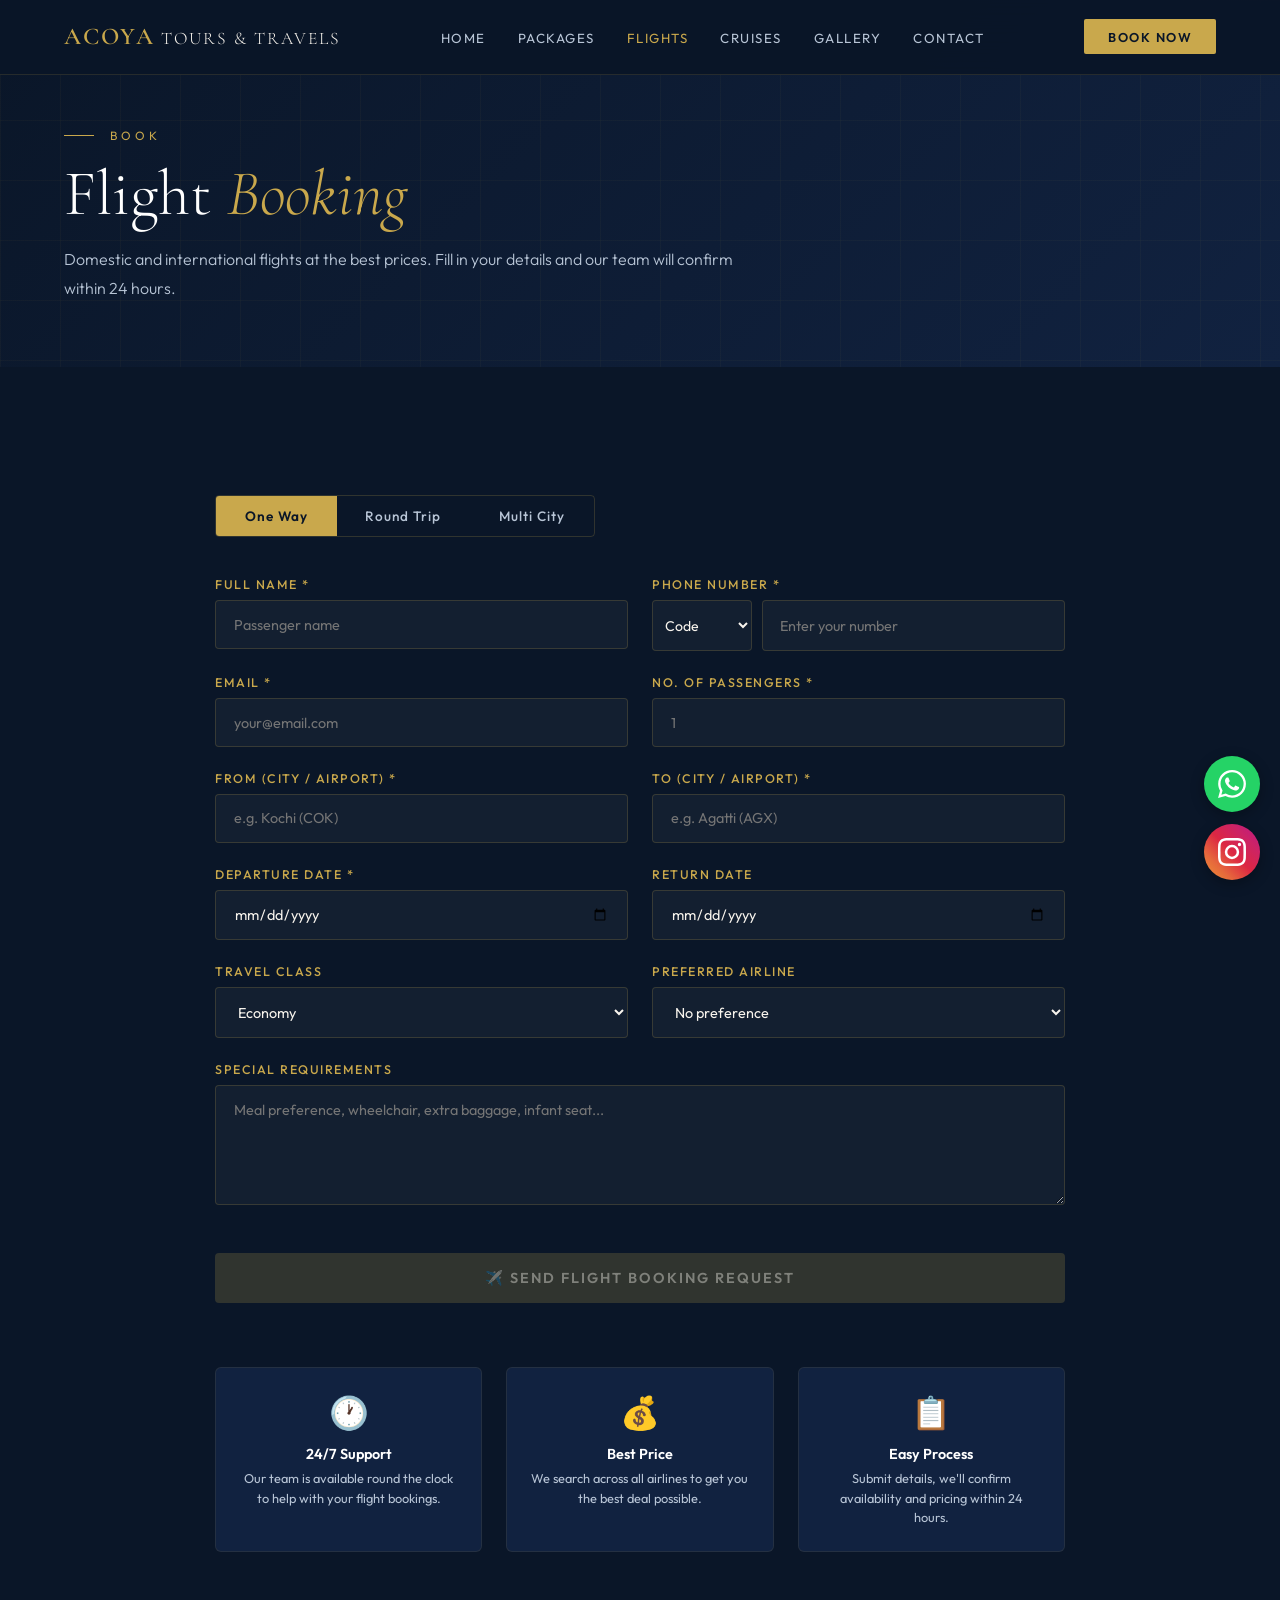
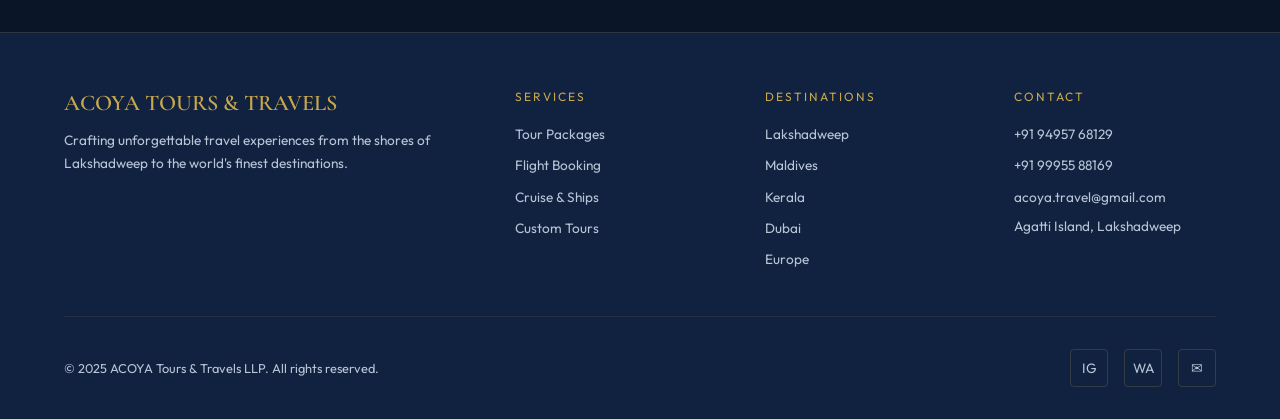
<file: flight.html>
<!DOCTYPE html>
<html lang="en">
<head>
<meta charset="UTF-8">
<meta name="viewport" content="width=device-width, initial-scale=1.0">
<title>ACOYA — Flight Booking</title>
<link rel="stylesheet" href="style.css">
<style>
  .flight-wrap { max-width: 850px; margin: 3rem auto 0; }
  .type-toggle { display: flex; gap: 0; margin-bottom: 2.5rem; border: 1px solid rgba(201,168,76,0.2); border-radius: 4px; overflow: hidden; width: fit-content; }
  .type-btn {
    padding: 0.7rem 1.8rem; background: none; border: none;
    color: var(--text-light); font-family:'Outfit',sans-serif;
    font-size: 0.85rem; font-weight: 500; letter-spacing: 1px;
    cursor: pointer; transition: all 0.3s;
  }
  .type-btn.active { background: var(--gold); color: var(--navy); font-weight: 600; }
  .info-boxes { display: grid; grid-template-columns: repeat(3,1fr); gap: 1.5rem; max-width: 850px; margin: 4rem auto 0; }
  .info-box { background: var(--navy-mid); border: 1px solid rgba(201,168,76,0.1); border-radius: 6px; padding: 1.5rem; text-align: center; }
  .info-box-icon { font-size: 2rem; margin-bottom: 0.8rem; }
  .info-box-title { font-size: 0.9rem; font-weight: 600; color: var(--white); margin-bottom: 0.4rem; }
  .info-box-desc { font-size: 0.8rem; color: var(--text-light); line-height: 1.5; }

  /* PHONE WITH COUNTRY CODE */
  .phone-input-row {
    display: grid;
    grid-template-columns: 100px 1fr;
    gap: 0.6rem;
  }
  .country-code-select {
    background: rgba(255,255,255,0.04);
    border: 1px solid rgba(201,168,76,0.2);
    color: var(--cream);
    padding: 0.9rem 0.5rem;
    border-radius: 4px;
    font-family: 'Outfit', sans-serif;
    font-size: 0.88rem;
    cursor: pointer;
    outline: none;
    transition: border-color 0.3s;
  }
  .country-code-select:focus { border-color: var(--gold); }
  .country-code-select option { background: var(--navy-mid); color: var(--cream); padding: 8px; }
  @media(max-width:600px){
    .phone-input-row { grid-template-columns: 90px 1fr; gap: 0.4rem; }
    .country-code-select { padding: 0.9rem 0.3rem; font-size: 0.85rem; }
  }

  /* SUBMIT BUTTON DISABLED */
  .submit-btn:disabled {
    opacity: 1; cursor: not-allowed;
    background: rgba(201,168,76,0.2); color: rgba(248,244,237,0.4);
    pointer-events: none;
  }

  /* SUCCESS SCREEN */
  .success-screen {
    display: none; text-align: center; padding: 3rem 1.5rem;
    background: var(--navy-mid); border: 1px solid rgba(201,168,76,0.15);
    border-radius: 8px; max-width: 600px; margin: 3rem auto 0;
    animation: fadeUp 0.5s ease;
  }
  .success-screen.show { display: block; }
  .success-icon {
    width: 80px; height: 80px; border-radius: 50%;
    background: linear-gradient(135deg, var(--gold-dark), var(--gold));
    display: flex; align-items: center; justify-content: center;
    font-size: 2.5rem; color: var(--navy); margin: 0 auto 1.5rem;
    animation: successPop 0.6s cubic-bezier(0.68, -0.55, 0.265, 1.55);
  }
  @keyframes successPop {
    0% { transform: scale(0); opacity: 0; }
    50% { transform: scale(1.2); }
    100% { transform: scale(1); opacity: 1; }
  }
  .success-title {
    font-family:'Cormorant Garamond',serif; font-size: 2rem;
    color: var(--white); margin-bottom: 0.6rem;
  }
  .success-title em { color: var(--gold); font-style: italic; }
  .success-msg {
    font-size: 0.95rem; color: var(--text-light);
    line-height: 1.7; max-width: 400px; margin: 0 auto 1.5rem;
  }
  .success-info {
    background: rgba(46,125,50,0.1); border: 1px solid rgba(46,125,50,0.3);
    color: #81C784; padding: 0.7rem 1rem; border-radius: 6px;
    font-size: 0.82rem; margin-bottom: 1.5rem; max-width: 420px;
    margin-left: auto; margin-right: auto;
  }
  .reset-btn {
    background: var(--gold); color: var(--navy);
    padding: 0.9rem 2rem; border: none; border-radius: 4px;
    font-family: 'Outfit', sans-serif; font-size: 0.85rem;
    font-weight: 600; letter-spacing: 1.5px; text-transform: uppercase;
    cursor: pointer; transition: all 0.3s;
  }
  .reset-btn:hover { background: var(--gold-light); }

  /* ERROR + SPINNER */
  .error-msg {
    background: rgba(231,76,60,0.1); border: 1px solid rgba(231,76,60,0.4);
    color: #ff7e6b; padding: 0.7rem 1rem; border-radius: 4px;
    font-size: 0.85rem; margin-bottom: 1rem;
  }
  .spinner {
    display: inline-block; width: 16px; height: 16px;
    border: 2px solid rgba(255,255,255,0.3);
    border-top-color: var(--navy); border-radius: 50%;
    animation: spin 0.8s linear infinite;
    vertical-align: middle; margin-right: 0.5rem;
  }
  @keyframes spin { to { transform: rotate(360deg); } }

  @media(max-width:600px){ .info-boxes { grid-template-columns: 1fr; } }
</style>
</head>
<body>
<div id="nav-placeholder"></div>

<div class="page-hero">
  <div class="page-hero-content">
    <div class="page-tag">Book</div>
    <h1 class="page-title">Flight <em>Booking</em></h1>
    <p class="page-desc">Domestic and international flights at the best prices. Fill in your details and our team will confirm within 24 hours.</p>
  </div>
</div>

<section style="background:var(--navy);">
  <div class="flight-wrap" id="form-container">
    <div class="type-toggle">
      <button class="type-btn active" onclick="setType(this,'One Way')">One Way</button>
      <button class="type-btn" onclick="setType(this,'Round Trip')">Round Trip</button>
      <button class="type-btn" onclick="setType(this,'Multi City')">Multi City</button>
    </div>
    <input type="hidden" id="trip-type" value="One Way">

    <div class="form-grid">
      <div class="form-group">
        <label>Full Name *</label>
        <input type="text" placeholder="Passenger name" id="f-name">
      </div>
      <div class="form-group">
        <label>Phone Number *</label>
        <div class="phone-input-row">
          <select id="f-country-code" class="country-code-select">
            <option value="">Code</option>
            <option value="+91">🇮🇳 +91</option>
            <option value="+971">🇦🇪 +971</option>
            <option value="+966">🇸🇦 +966</option>
            <option value="+974">🇶🇦 +974</option>
            <option value="+965">🇰🇼 +965</option>
            <option value="+968">🇴🇲 +968</option>
            <option value="+973">🇧🇭 +973</option>
            <option value="+1">🇺🇸 +1</option>
            <option value="+44">🇬🇧 +44</option>
            <option value="+61">🇦🇺 +61</option>
            <option value="+65">🇸🇬 +65</option>
            <option value="+60">🇲🇾 +60</option>
            <option value="+49">🇩🇪 +49</option>
            <option value="+33">🇫🇷 +33</option>
            <option value="+39">🇮🇹 +39</option>
            <option value="+34">🇪🇸 +34</option>
            <option value="+41">🇨🇭 +41</option>
            <option value="+81">🇯🇵 +81</option>
            <option value="+86">🇨🇳 +86</option>
            <option value="+82">🇰🇷 +82</option>
            <option value="+66">🇹🇭 +66</option>
            <option value="+960">🇲🇻 +960</option>
            <option value="+94">🇱🇰 +94</option>
            <option value="+880">🇧🇩 +880</option>
            <option value="+977">🇳🇵 +977</option>
            <option value="other">🌍 Other</option>
          </select>
          <input type="tel" id="f-phone" placeholder="Enter your number">
        </div>
      </div>
      <div class="form-group">
        <label>Email *</label>
        <input type="email" placeholder="your@email.com" id="f-email">
      </div>
      <div class="form-group">
        <label>No. of Passengers *</label>
        <input type="number" placeholder="1" min="1" id="f-pax">
      </div>
      <div class="form-group">
        <label>From (City / Airport) *</label>
        <input type="text" placeholder="e.g. Kochi (COK)" id="f-from">
      </div>
      <div class="form-group">
        <label>To (City / Airport) *</label>
        <input type="text" placeholder="e.g. Agatti (AGX)" id="f-to">
      </div>
      <div class="form-group">
        <label>Departure Date *</label>
        <input type="date" id="f-dep">
      </div>
      <div class="form-group" id="return-field">
        <label>Return Date</label>
        <input type="date" id="f-ret">
      </div>
      <div class="form-group">
        <label>Travel Class</label>
        <select id="f-class">
          <option>Economy</option>
          <option>Premium Economy</option>
          <option>Business Class</option>
          <option>First Class</option>
        </select>
      </div>
      <div class="form-group">
        <label>Preferred Airline</label>
        <select id="f-airline">
          <option value="">No preference</option>
          <option>IndiGo</option>
          <option>Air India</option>
          <option>SpiceJet</option>
          <option>Emirates</option>
          <option>Air Arabia</option>
          <option>Etihad Airways</option>
          <option>Qatar Airways</option>
        </select>
      </div>
      <div class="form-group full">
        <label>Special Requirements</label>
        <textarea placeholder="Meal preference, wheelchair, extra baggage, infant seat..." id="f-special"></textarea>
      </div>
      <div class="form-group full" id="error-display"></div>
      <button class="submit-btn" id="flight-submit-btn" onclick="submitFlight()" disabled>✈️ Send Flight Booking Request</button>
    </div>
  </div>

  <!-- SUCCESS SCREEN -->
  <div class="success-screen" id="success-screen">
    <div class="success-icon">✓</div>
    <div class="success-title">Booking Request <em>Received!</em></div>
    <div class="success-msg">Thank you for your flight booking enquiry. Our team will check availability and pricing, and get back to you within 24 hours.</div>
    <div class="success-info">📧 Confirmation sent to our team. We'll contact you soon!</div>
    <button class="reset-btn" onclick="resetFlight()">Send Another Request</button>
  </div>

  <div class="info-boxes">
    <div class="info-box reveal">
      <div class="info-box-icon">🕐</div>
      <div class="info-box-title">24/7 Support</div>
      <div class="info-box-desc">Our team is available round the clock to help with your flight bookings.</div>
    </div>
    <div class="info-box reveal">
      <div class="info-box-icon">💰</div>
      <div class="info-box-title">Best Price</div>
      <div class="info-box-desc">We search across all airlines to get you the best deal possible.</div>
    </div>
    <div class="info-box reveal">
      <div class="info-box-icon">📋</div>
      <div class="info-box-title">Easy Process</div>
      <div class="info-box-desc">Submit details, we'll confirm availability and pricing within 24 hours.</div>
    </div>
  </div>
</section>

<div id="footer-placeholder"></div>
<script src="shared.js"></script>
<script>
  var WEB3FORMS_KEY = 'dbaa90d6-e37a-4c74-bcab-20a80ed87a9d';

  renderNav('Flights');
  renderFooter();
  initReveal();

  function setType(btn, type) {
    document.querySelectorAll('.type-btn').forEach(function(b) { b.classList.remove('active'); });
    btn.classList.add('active');
    document.getElementById('trip-type').value = type;
    document.getElementById('return-field').style.opacity = type === 'One Way' ? '0.4' : '1';
    validateFlightForm();
  }

  // Set minimum date to today
  (function() {
    var today = new Date();
    var yyyy = today.getFullYear();
    var mm = String(today.getMonth() + 1).padStart(2, '0');
    var dd = String(today.getDate()).padStart(2, '0');
    var todayStr = yyyy + '-' + mm + '-' + dd;
    document.getElementById('f-dep').setAttribute('min', todayStr);
    document.getElementById('f-ret').setAttribute('min', todayStr);
  })();

  // Phone: only allow digits, spaces, dashes
  document.getElementById('f-phone').addEventListener('input', function() {
    this.value = this.value.replace(/[^\d\s\-]/g, '');
  });

  // COUNTRY-SPECIFIC PHONE DIGIT MAP
  var COUNTRY_DIGITS = {
    '+91':  { min: 10, max: 10, label: '10-digit' },
    '+1':   { min: 10, max: 10, label: '10-digit' },
    '+44':  { min: 10, max: 10, label: '10-digit' },
    '+971': { min: 9,  max: 9,  label: '9-digit'  },
    '+966': { min: 9,  max: 9,  label: '9-digit'  },
    '+974': { min: 8,  max: 8,  label: '8-digit'  },
    '+965': { min: 8,  max: 8,  label: '8-digit'  },
    '+968': { min: 8,  max: 8,  label: '8-digit'  },
    '+973': { min: 8,  max: 8,  label: '8-digit'  },
    '+61':  { min: 9,  max: 9,  label: '9-digit'  },
    '+65':  { min: 8,  max: 8,  label: '8-digit'  },
    '+60':  { min: 9,  max: 10, label: '9 or 10-digit' },
    '+49':  { min: 10, max: 11, label: '10 or 11-digit' },
    '+33':  { min: 9,  max: 9,  label: '9-digit'  },
    '+39':  { min: 9,  max: 10, label: '9 or 10-digit' },
    '+34':  { min: 9,  max: 9,  label: '9-digit'  },
    '+41':  { min: 9,  max: 9,  label: '9-digit'  },
    '+81':  { min: 10, max: 10, label: '10-digit' },
    '+86':  { min: 11, max: 11, label: '11-digit' },
    '+82':  { min: 9,  max: 10, label: '9 or 10-digit' },
    '+66':  { min: 9,  max: 9,  label: '9-digit'  },
    '+960': { min: 7,  max: 7,  label: '7-digit'  },
    '+94':  { min: 9,  max: 9,  label: '9-digit'  },
    '+880': { min: 10, max: 10, label: '10-digit' },
    '+977': { min: 10, max: 10, label: '10-digit' },
    'other':{ min: 7,  max: 15, label: 'valid' }
  };

  function getPhoneRule(code) {
    return COUNTRY_DIGITS[code] || null;
  }

  function updatePhonePlaceholder() {
    var code = document.getElementById('f-country-code').value;
    var phoneEl = document.getElementById('f-phone');
    if (!code) {
      phoneEl.placeholder = 'Enter your number';
    } else if (code === 'other') {
      phoneEl.placeholder = 'Enter your number (min 7 digits)';
    } else {
      var rule = getPhoneRule(code);
      if (rule) {
        phoneEl.placeholder = 'Enter ' + rule.label + ' number';
      }
    }
  }

  // LIVE VALIDATION
  function validateFlightForm() {
    var name = document.getElementById('f-name').value.trim();
    var code = document.getElementById('f-country-code').value;
    var phone = document.getElementById('f-phone').value.trim();
    var phoneDigits = phone.replace(/\D/g, '');
    var email = document.getElementById('f-email').value.trim();
    var pax = document.getElementById('f-pax').value;
    var from = document.getElementById('f-from').value.trim();
    var to = document.getElementById('f-to').value.trim();
    var dep = document.getElementById('f-dep').value;
    var emailValid = email.length > 0 && email.indexOf('@') > 0 && email.indexOf('.') > 0;

    // Country-specific phone validation
    var phoneOk = false;
    if (code && phoneDigits.length > 0) {
      var rule = getPhoneRule(code);
      if (rule) {
        phoneOk = phoneDigits.length >= rule.min && phoneDigits.length <= rule.max;
      }
    }

    var ok = name.length >= 2 && code !== '' && phoneOk
      && emailValid && pax !== '' && parseInt(pax) >= 1
      && from.length >= 2 && to.length >= 2 && dep !== '';

    document.getElementById('flight-submit-btn').disabled = !ok;
  }

  // Attach listeners to all inputs
  ['f-name','f-phone','f-email','f-pax','f-from','f-to','f-dep','f-ret','f-special'].forEach(function(id) {
    var el = document.getElementById(id);
    if (el) {
      el.addEventListener('input', validateFlightForm);
      el.addEventListener('change', validateFlightForm);
    }
  });
  document.getElementById('f-country-code').addEventListener('change', function() {
    updatePhonePlaceholder();
    validateFlightForm();
  });

  function submitFlight() {
    var errorEl = document.getElementById('error-display');
    errorEl.innerHTML = '';

    var name = document.getElementById('f-name').value.trim();
    var code = document.getElementById('f-country-code').value;
    var phoneNum = document.getElementById('f-phone').value.trim();
    var phone = (code === 'other' ? '' : code + ' ') + phoneNum;
    var email = document.getElementById('f-email').value.trim();
    var pax = document.getElementById('f-pax').value;
    var from = document.getElementById('f-from').value.trim();
    var to = document.getElementById('f-to').value.trim();
    var dep = document.getElementById('f-dep').value;
    var ret = document.getElementById('f-ret').value;
    var tripType = document.getElementById('trip-type').value;
    var travelClass = document.getElementById('f-class').value;
    var airline = document.getElementById('f-airline').value || 'No preference';
    var special = document.getElementById('f-special').value.trim() || 'None';

    var btn = document.getElementById('flight-submit-btn');
    btn.disabled = true;
    btn.innerHTML = '<span class="spinner"></span>Sending...';

    var payload = {
      access_key: WEB3FORMS_KEY,
      subject: 'New Flight Booking: ' + from + ' to ' + to + ' - ' + name,
      from_name: 'ACOYA Flight Booking',
      replyto: email,
      'Customer Name': name,
      'Phone Number': phone,
      'Email Address': email,
      'Trip Type': tripType,
      'From': from,
      'To': to,
      'Departure Date': dep,
      'Return Date': ret || 'N/A (one-way)',
      'Number of Passengers': pax,
      'Travel Class': travelClass,
      'Preferred Airline': airline,
      'Special Requirements': special,
      'Submitted via': 'acoyatravels.com/flight'
    };

    fetch('https://api.web3forms.com/submit', {
      method: 'POST',
      headers: { 'Content-Type': 'application/json', 'Accept': 'application/json' },
      body: JSON.stringify(payload)
    })
    .then(function(response) { return response.json(); })
    .then(function(data) {
      if (data.success) {
        document.getElementById('form-container').style.display = 'none';
        document.getElementById('success-screen').classList.add('show');
        window.scrollTo({ top: document.getElementById('success-screen').offsetTop - 100, behavior: 'smooth' });
      } else {
        showFlightError(data.message || 'Could not send. Please call us directly.');
      }
    })
    .catch(function(err) {
      showFlightError('Network error. Please check your connection or call us directly.');
    });
  }

  function showFlightError(msg) {
    var btn = document.getElementById('flight-submit-btn');
    btn.disabled = false;
    btn.innerHTML = '✈️ Send Flight Booking Request';
    document.getElementById('error-display').innerHTML = '<div class="error-msg">⚠️ ' + msg + '<br><a href="tel:+919495768129" style="color:#ff7e6b;text-decoration:underline;">Call +91 94957 68129</a></div>';
  }

  function resetFlight() {
    ['f-name','f-phone','f-email','f-pax','f-from','f-to','f-dep','f-ret','f-special'].forEach(function(id) {
      var el = document.getElementById(id);
      if (el) el.value = '';
    });
    document.getElementById('f-country-code').value = '';
    document.getElementById('f-class').value = 'Economy';
    document.getElementById('f-airline').value = '';
    document.getElementById('error-display').innerHTML = '';
    var btn = document.getElementById('flight-submit-btn');
    btn.innerHTML = '✈️ Send Flight Booking Request';
    btn.disabled = true;
    document.getElementById('success-screen').classList.remove('show');
    document.getElementById('form-container').style.display = 'block';
    window.scrollTo({ top: document.getElementById('form-container').offsetTop - 100, behavior: 'smooth' });
  }
</script>
</body>
</html>
</file>
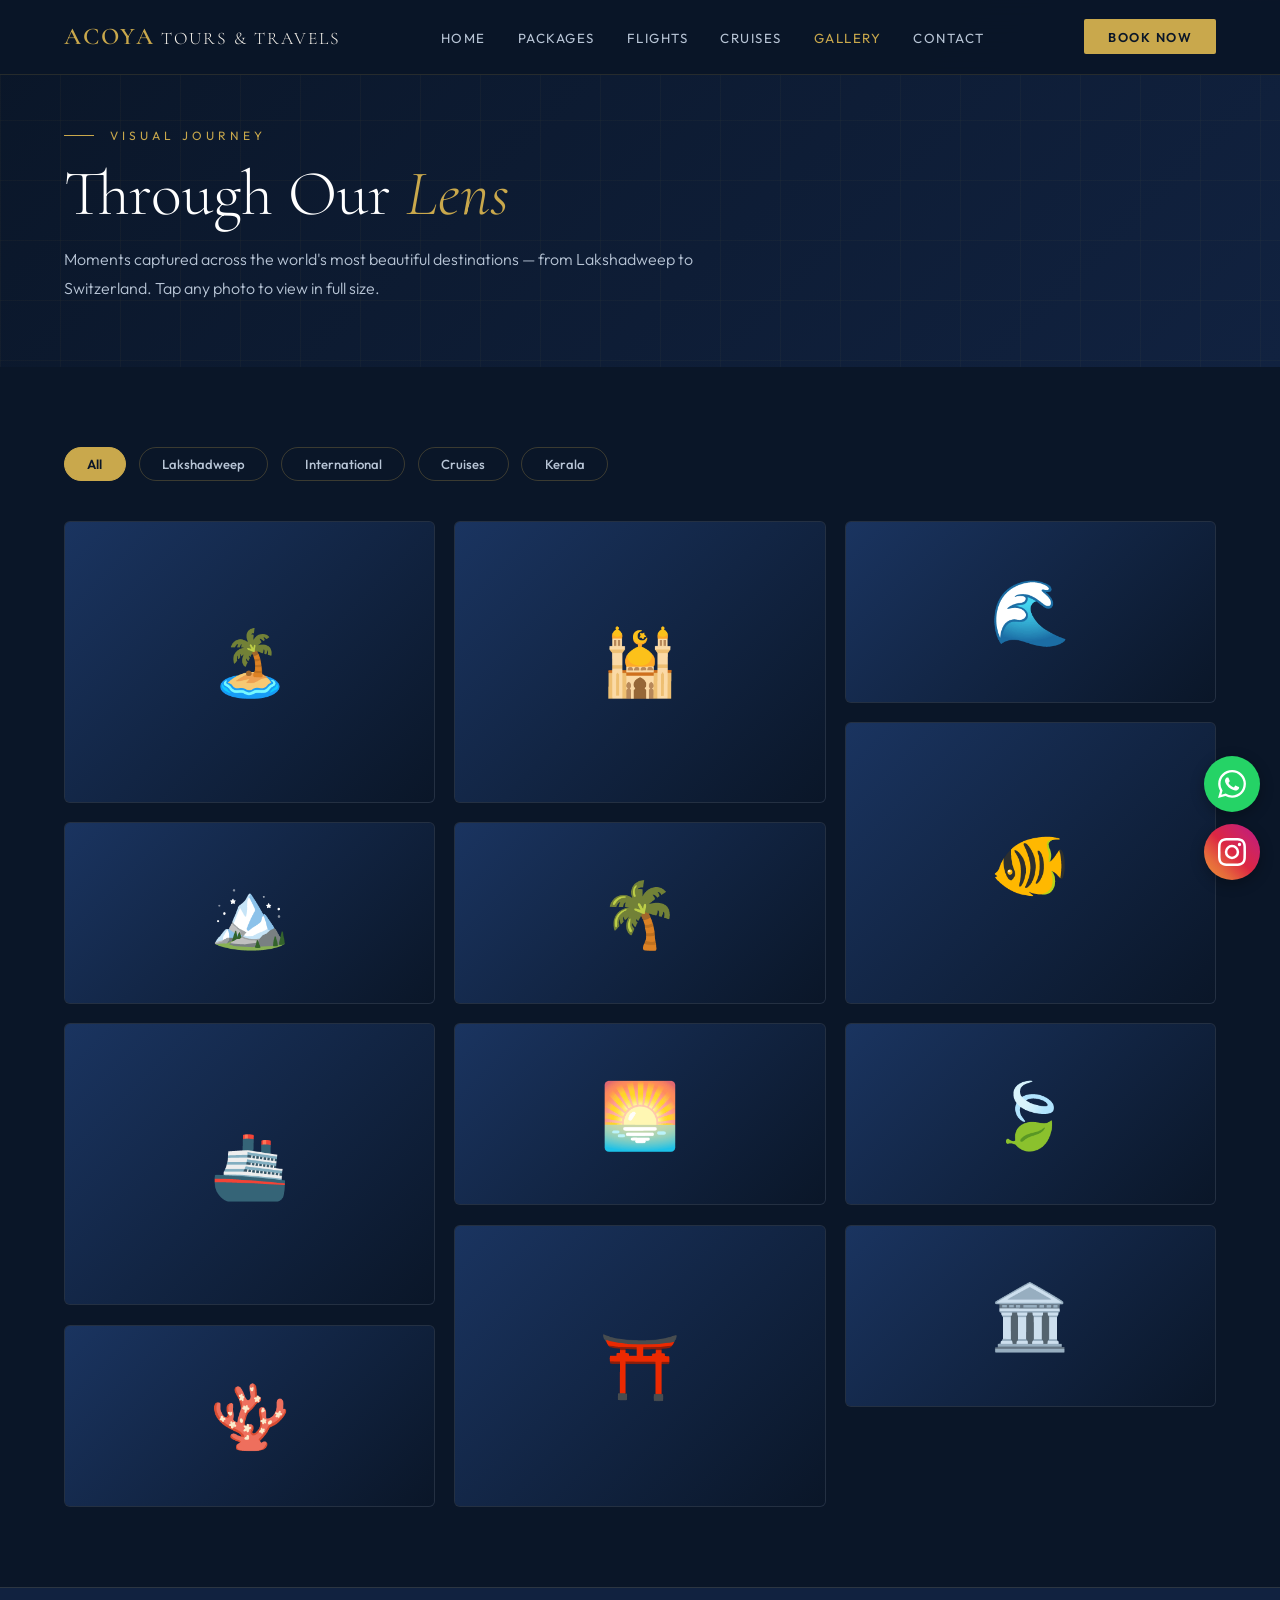
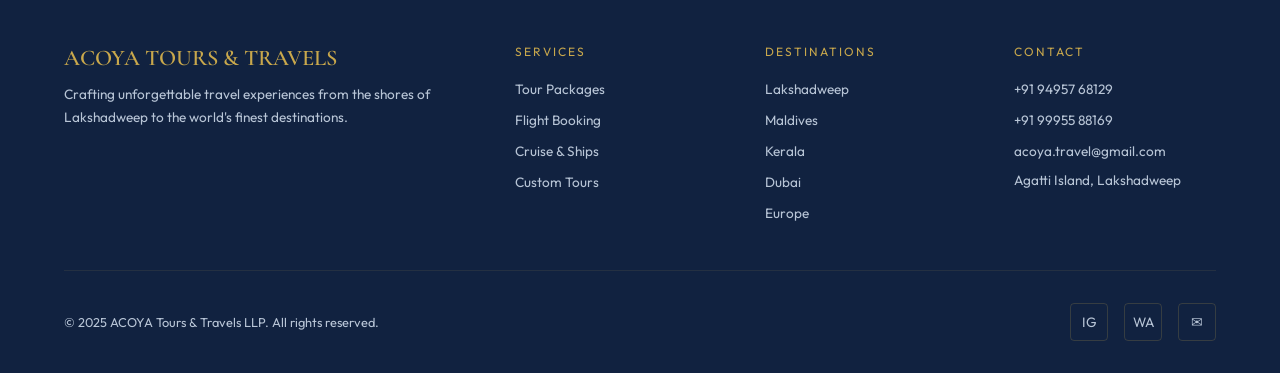
<file: gallery.html>
<!DOCTYPE html>
<html lang="en">
<head>
<meta charset="UTF-8">
<meta name="viewport" content="width=device-width, initial-scale=1.0">
<title>ACOYA — Gallery</title>
<link rel="stylesheet" href="style.css">
<style>
  .filter-bar { display: flex; gap: 0.8rem; flex-wrap: wrap; margin-bottom: 2.5rem; }
  .filter-btn {
    padding: 0.5rem 1.4rem; background: none;
    border: 1px solid rgba(201,168,76,0.25); color: var(--text-light);
    border-radius: 30px; font-size: 0.82rem; font-weight: 500;
    cursor: pointer; transition: all 0.3s; font-family:'Outfit',sans-serif;
  }
  .filter-btn.active, .filter-btn:hover { background: var(--gold); border-color: var(--gold); color: var(--navy); font-weight: 600; }

  .gallery-masonry { columns: 3; gap: 1.2rem; max-width: 1200px; margin: 0 auto; }
  .gallery-item {
    break-inside: avoid; margin-bottom: 1.2rem;
    border-radius: 6px; overflow: hidden;
    border: 1px solid rgba(201,168,76,0.1);
    cursor: pointer; position: relative;
    background: var(--navy-mid); transition: all 0.4s;
  }
  .gallery-item:hover { border-color: var(--gold); transform: scale(1.02); z-index: 2; }
  .gallery-thumb {
    width: 100%; display: flex; align-items: center; justify-content: center;
    background: linear-gradient(135deg, var(--navy-light), var(--navy));
    color: white; font-size: 4rem; position: relative;
  }
  .gallery-thumb.tall { height: 280px; }
  .gallery-thumb.short { height: 180px; }
  .gallery-overlay {
    position: absolute; inset: 0;
    background: linear-gradient(to top, rgba(10,22,40,0.9) 0%, transparent 60%);
    opacity: 0; transition: opacity 0.3s;
    display: flex; flex-direction: column; justify-content: flex-end; padding: 1.2rem;
  }
  .gallery-item:hover .gallery-overlay { opacity: 1; }
  .gallery-label { font-size: 0.9rem; color: var(--white); font-weight: 600; }
  .gallery-cat { font-size: 0.72rem; color: var(--gold); letter-spacing: 1.5px; text-transform: uppercase; }

  /* zoom hint icon (shows on mobile too) */
  .zoom-icon {
    position: absolute; top: 0.8rem; right: 0.8rem;
    width: 32px; height: 32px; border-radius: 50%;
    background: rgba(201,168,76,0.85); color: var(--navy);
    display: flex; align-items: center; justify-content: center;
    font-size: 0.95rem; opacity: 0; transition: opacity 0.3s;
  }
  .gallery-item:hover .zoom-icon { opacity: 1; }
  @media (hover: none) { .zoom-icon { opacity: 0.85; } }

  /* LIGHTBOX */
  .lightbox {
    display: none; position: fixed; inset: 0; z-index: 3000;
    background: rgba(5,12,25,0.97); backdrop-filter: blur(8px);
    align-items: center; justify-content: center; padding: 1rem;
    animation: fadeIn 0.3s ease;
  }
  .lightbox.open { display: flex; }
  .lightbox-content {
    background: var(--navy-mid);
    border: 1px solid rgba(201,168,76,0.25);
    border-radius: 10px; max-width: 700px; width: 100%;
    overflow: hidden; position: relative;
    animation: fadeUp 0.4s ease;
  }
  .lightbox-image {
    height: 380px;
    background: linear-gradient(135deg, var(--navy-light), var(--navy));
    display: flex; align-items: center; justify-content: center;
    font-size: 8rem;
  }
  .lightbox-info { padding: 1.5rem 2rem; }
  .lightbox-cat { font-size: 0.72rem; color: var(--gold); letter-spacing: 2px; text-transform: uppercase; margin-bottom: 0.4rem; }
  .lightbox-label { font-family: 'Cormorant Garamond', serif; font-size: 1.6rem; color: var(--white); }
  .lightbox-counter {
    text-align: center; padding: 0.6rem; color: var(--text-light);
    font-size: 0.8rem; border-top: 1px solid rgba(201,168,76,0.1);
  }
  .lightbox-close {
    position: absolute; top: 1rem; right: 1rem;
    width: 40px; height: 40px; border-radius: 50%;
    background: rgba(0,0,0,0.5); border: 1px solid rgba(201,168,76,0.3);
    color: var(--gold); font-size: 1.2rem; cursor: pointer;
    z-index: 10; transition: all 0.3s;
  }
  .lightbox-close:hover { background: var(--gold); color: var(--navy); }
  .lightbox-nav {
    position: absolute; top: 50%; transform: translateY(-50%);
    width: 44px; height: 44px; border-radius: 50%;
    background: rgba(0,0,0,0.5); border: 1px solid rgba(201,168,76,0.3);
    color: var(--gold); font-size: 1.4rem; cursor: pointer;
    display: flex; align-items: center; justify-content: center;
    transition: all 0.3s; z-index: 10;
  }
  .lightbox-nav:hover { background: var(--gold); color: var(--navy); }
  .lightbox-prev { left: -60px; }
  .lightbox-next { right: -60px; }
  @media (max-width: 800px) {
    .lightbox-prev { left: 0.5rem; }
    .lightbox-next { right: 0.5rem; }
    .lightbox-image { height: 280px; font-size: 6rem; }
  }

  @media(max-width:900px){ .gallery-masonry { columns: 2; } }
  @media(max-width:500px){ .gallery-masonry { columns: 1; } }
</style>
</head>
<body>
<div id="nav-placeholder"></div>

<div class="page-hero">
  <div class="page-hero-content">
    <div class="page-tag">Visual Journey</div>
    <h1 class="page-title">Through Our <em>Lens</em></h1>
    <p class="page-desc">Moments captured across the world's most beautiful destinations — from Lakshadweep to Switzerland. Tap any photo to view in full size.</p>
  </div>
</div>

<section style="background:var(--navy);">
  <div style="max-width:1200px;margin:0 auto 2rem;">
    <div class="filter-bar">
      <button class="filter-btn active" onclick="filterGallery(this,'all')">All</button>
      <button class="filter-btn" onclick="filterGallery(this,'lakshadweep')">Lakshadweep</button>
      <button class="filter-btn" onclick="filterGallery(this,'international')">International</button>
      <button class="filter-btn" onclick="filterGallery(this,'cruise')">Cruises</button>
      <button class="filter-btn" onclick="filterGallery(this,'kerala')">Kerala</button>
    </div>
  </div>

  <div class="gallery-masonry" id="gallery-grid">
    <div class="gallery-item" data-cat="lakshadweep" onclick="openLightbox(0)">
      <div class="gallery-thumb tall">🏝️
        <div class="zoom-icon">🔍</div>
        <div class="gallery-overlay"><div class="gallery-label">Agatti Lagoon</div><div class="gallery-cat">Lakshadweep</div></div>
      </div>
    </div>
    <div class="gallery-item" data-cat="international" onclick="openLightbox(1)">
      <div class="gallery-thumb short">🏔️
        <div class="zoom-icon">🔍</div>
        <div class="gallery-overlay"><div class="gallery-label">Swiss Alps Sunrise</div><div class="gallery-cat">Switzerland</div></div>
      </div>
    </div>
    <div class="gallery-item" data-cat="cruise" onclick="openLightbox(2)">
      <div class="gallery-thumb tall">🚢
        <div class="zoom-icon">🔍</div>
        <div class="gallery-overlay"><div class="gallery-label">Sunset on the Sea</div><div class="gallery-cat">Cruise</div></div>
      </div>
    </div>
    <div class="gallery-item" data-cat="lakshadweep" onclick="openLightbox(3)">
      <div class="gallery-thumb short">🪸
        <div class="zoom-icon">🔍</div>
        <div class="gallery-overlay"><div class="gallery-label">Coral Reef Snorkeling</div><div class="gallery-cat">Lakshadweep</div></div>
      </div>
    </div>
    <div class="gallery-item" data-cat="international" onclick="openLightbox(4)">
      <div class="gallery-thumb tall">🕌
        <div class="zoom-icon">🔍</div>
        <div class="gallery-overlay"><div class="gallery-label">Dubai Skyline Night</div><div class="gallery-cat">Dubai</div></div>
      </div>
    </div>
    <div class="gallery-item" data-cat="kerala" onclick="openLightbox(5)">
      <div class="gallery-thumb short">🌴
        <div class="zoom-icon">🔍</div>
        <div class="gallery-overlay"><div class="gallery-label">Kerala Backwaters</div><div class="gallery-cat">Kerala</div></div>
      </div>
    </div>
    <div class="gallery-item" data-cat="lakshadweep" onclick="openLightbox(6)">
      <div class="gallery-thumb short">🌅
        <div class="zoom-icon">🔍</div>
        <div class="gallery-overlay"><div class="gallery-label">Kavaratti Sunset</div><div class="gallery-cat">Lakshadweep</div></div>
      </div>
    </div>
    <div class="gallery-item" data-cat="international" onclick="openLightbox(7)">
      <div class="gallery-thumb tall">⛩️
        <div class="zoom-icon">🔍</div>
        <div class="gallery-overlay"><div class="gallery-label">Kyoto Temple</div><div class="gallery-cat">Japan</div></div>
      </div>
    </div>
    <div class="gallery-item" data-cat="cruise" onclick="openLightbox(8)">
      <div class="gallery-thumb short">🌊
        <div class="zoom-icon">🔍</div>
        <div class="gallery-overlay"><div class="gallery-label">Ocean Horizon</div><div class="gallery-cat">Cruise</div></div>
      </div>
    </div>
    <div class="gallery-item" data-cat="lakshadweep" onclick="openLightbox(9)">
      <div class="gallery-thumb tall">🐠
        <div class="zoom-icon">🔍</div>
        <div class="gallery-overlay"><div class="gallery-label">Bangaram Diving</div><div class="gallery-cat">Lakshadweep</div></div>
      </div>
    </div>
    <div class="gallery-item" data-cat="kerala" onclick="openLightbox(10)">
      <div class="gallery-thumb short">🍃
        <div class="zoom-icon">🔍</div>
        <div class="gallery-overlay"><div class="gallery-label">Munnar Tea Gardens</div><div class="gallery-cat">Kerala</div></div>
      </div>
    </div>
    <div class="gallery-item" data-cat="international" onclick="openLightbox(11)">
      <div class="gallery-thumb short">🏛️
        <div class="zoom-icon">🔍</div>
        <div class="gallery-overlay"><div class="gallery-label">Rome Colosseum</div><div class="gallery-cat">Europe</div></div>
      </div>
    </div>
  </div>
</section>

<!-- LIGHTBOX -->
<div class="lightbox" id="lightbox" onclick="closeLightbox(event)">
  <button class="lightbox-nav lightbox-prev" onclick="event.stopPropagation();navLightbox(-1)">‹</button>
  <div class="lightbox-content" onclick="event.stopPropagation()">
    <button class="lightbox-close" onclick="closeLightbox()">✕</button>
    <div class="lightbox-image" id="lb-image">🏝️</div>
    <div class="lightbox-info">
      <div class="lightbox-cat" id="lb-cat">Lakshadweep</div>
      <div class="lightbox-label" id="lb-label">Agatti Lagoon</div>
    </div>
    <div class="lightbox-counter" id="lb-counter">1 / 12</div>
  </div>
  <button class="lightbox-nav lightbox-next" onclick="event.stopPropagation();navLightbox(1)">›</button>
</div>

<div id="footer-placeholder"></div>
<script src="shared.js"></script>
<script>
  // Build photo data from DOM
  var photos = [];
  document.querySelectorAll('.gallery-item').forEach(function(item) {
    var thumb = item.querySelector('.gallery-thumb');
    var emoji = thumb.childNodes[0].textContent.trim();
    photos.push({
      emoji: emoji,
      label: item.querySelector('.gallery-label').textContent,
      cat: item.querySelector('.gallery-cat').textContent,
      filterCat: item.dataset.cat
    });
  });

  var visiblePhotos = photos.map(function(_, i) { return i; });
  var currentIdx = 0;

  function filterGallery(btn, cat) {
    document.querySelectorAll('.filter-btn').forEach(function(b) { b.classList.remove('active'); });
    btn.classList.add('active');
    visiblePhotos = [];
    document.querySelectorAll('.gallery-item').forEach(function(item, i) {
      var show = cat === 'all' || item.dataset.cat === cat;
      item.style.display = show ? 'block' : 'none';
      if (show) visiblePhotos.push(i);
    });
  }

  function openLightbox(i) {
    currentIdx = visiblePhotos.indexOf(i);
    if (currentIdx < 0) currentIdx = 0;
    showPhoto();
    document.getElementById('lightbox').classList.add('open');
    document.body.style.overflow = 'hidden';
  }
  function closeLightbox(e) {
    if (e && e.target.id !== 'lightbox' && e.type !== undefined && e.target.tagName !== 'BUTTON') return;
    document.getElementById('lightbox').classList.remove('open');
    document.body.style.overflow = '';
  }
  function navLightbox(dir) {
    currentIdx = (currentIdx + dir + visiblePhotos.length) % visiblePhotos.length;
    showPhoto();
  }
  function showPhoto() {
    var p = photos[visiblePhotos[currentIdx]];
    document.getElementById('lb-image').textContent = p.emoji;
    document.getElementById('lb-label').textContent = p.label;
    document.getElementById('lb-cat').textContent = p.cat;
    document.getElementById('lb-counter').textContent = (currentIdx + 1) + ' / ' + visiblePhotos.length;
  }

  // Keyboard support
  document.addEventListener('keydown', function(e) {
    if (!document.getElementById('lightbox').classList.contains('open')) return;
    if (e.key === 'Escape') closeLightbox();
    if (e.key === 'ArrowLeft') navLightbox(-1);
    if (e.key === 'ArrowRight') navLightbox(1);
  });

  // Touch swipe support
  var touchStartX = 0;
  document.getElementById('lightbox').addEventListener('touchstart', function(e) {
    touchStartX = e.changedTouches[0].screenX;
  });
  document.getElementById('lightbox').addEventListener('touchend', function(e) {
    var diff = e.changedTouches[0].screenX - touchStartX;
    if (Math.abs(diff) > 50) navLightbox(diff < 0 ? 1 : -1);
  });

  renderNav('Gallery');
  renderFooter();
</script>
</body>
</html>
</file>
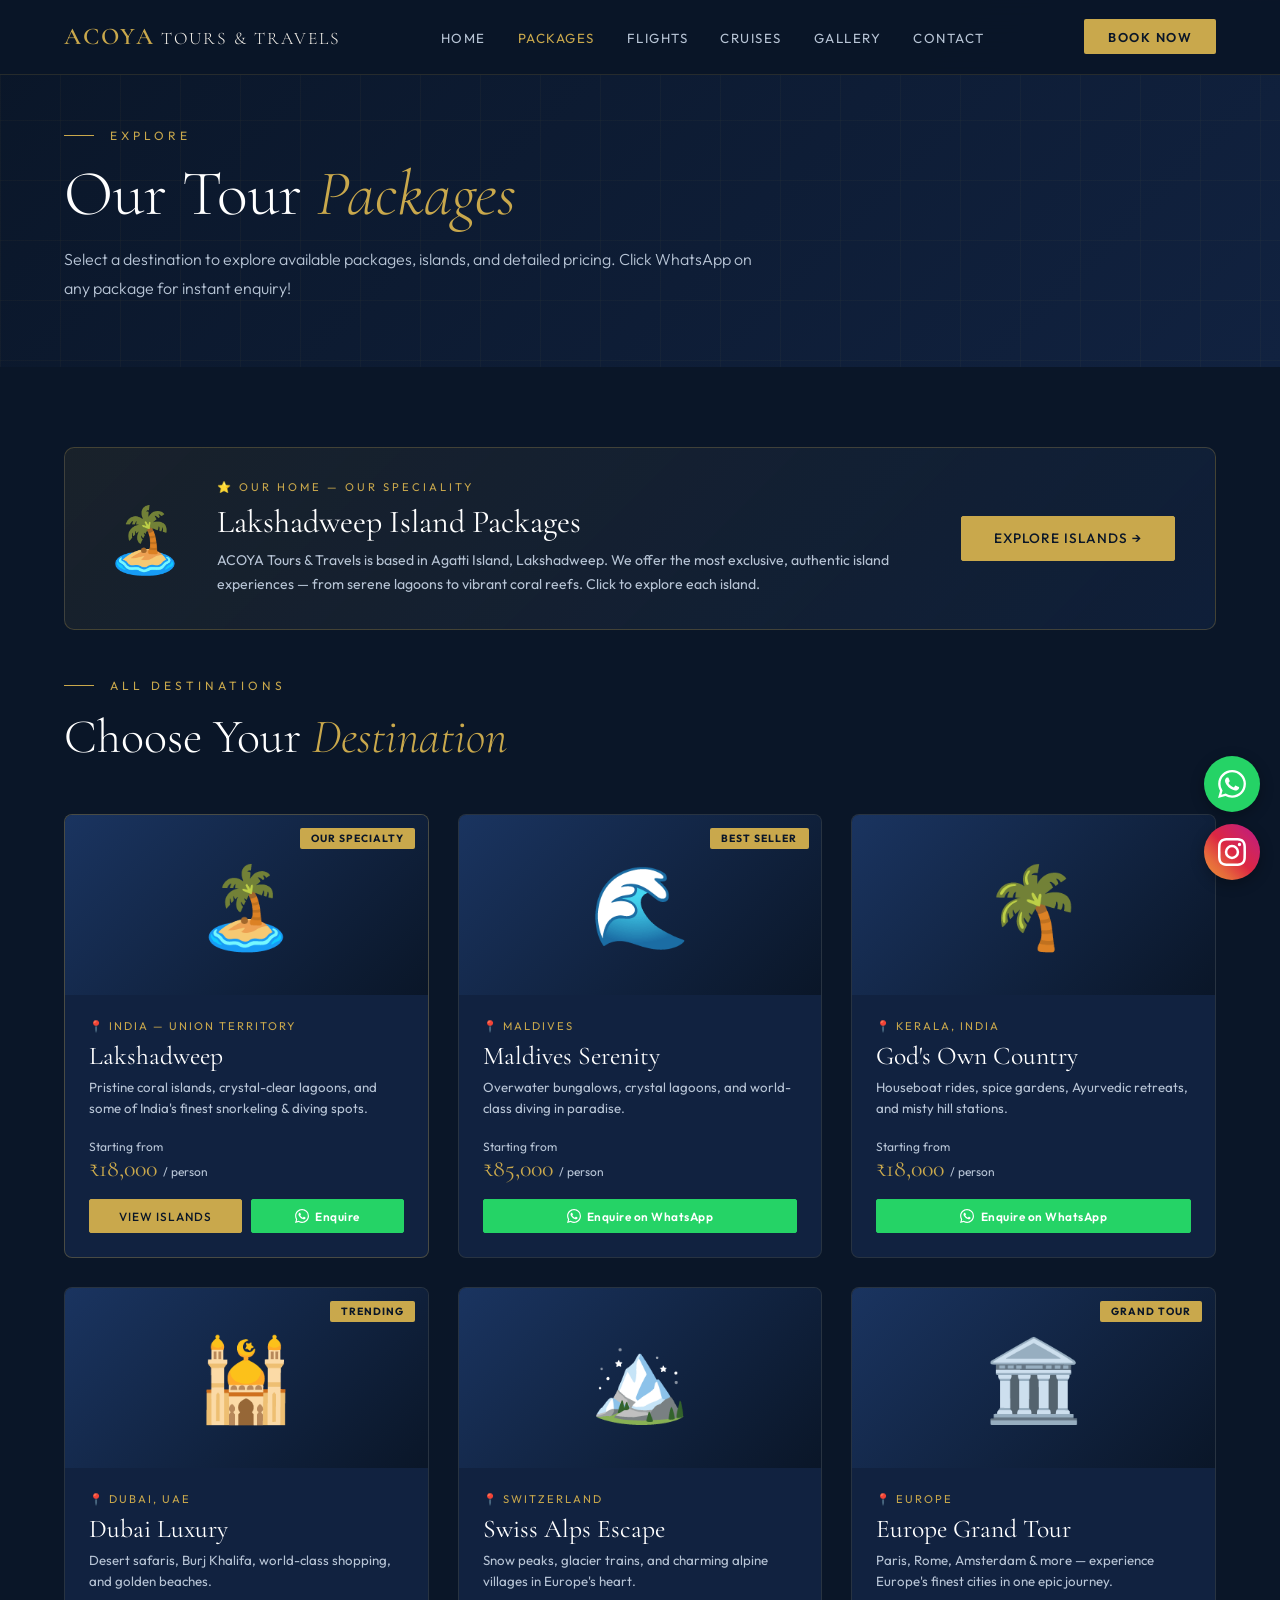
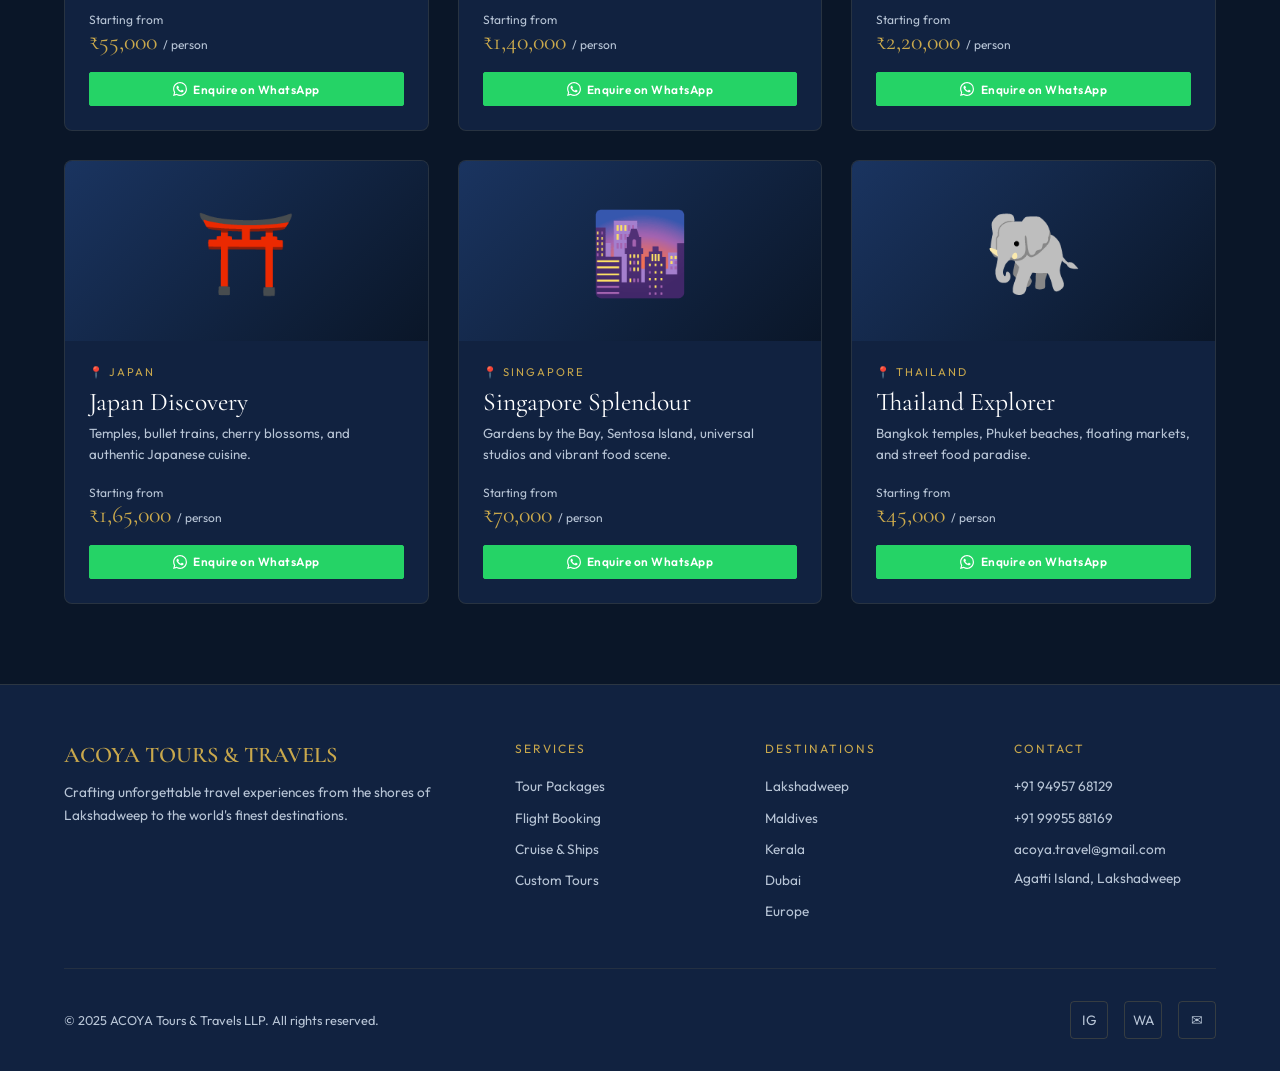
<file: packages.html>
<!DOCTYPE html>
<html lang="en">
<head>
<meta charset="UTF-8">
<meta name="viewport" content="width=device-width, initial-scale=1.0">
<title>ACOYA — Tour Packages</title>
<link rel="stylesheet" href="style.css">
<style>
  /* DESTINATION CARDS */
  .dest-grid { display: grid; grid-template-columns: repeat(3,1fr); gap: 1.8rem; max-width: 1200px; margin: 3rem auto 0; }
  .dest-card {
    background: var(--navy-mid); border: 1px solid rgba(201,168,76,0.12);
    border-radius: 8px; overflow: hidden;
    transition: all 0.4s; position: relative;
    display: flex; flex-direction: column;
  }
  .dest-card:hover { transform: translateY(-8px); border-color: var(--gold); box-shadow: 0 20px 50px rgba(0,0,0,0.3); }
  .dest-card.lakshadweep { border-color: rgba(201,168,76,0.3); }
  .dest-img {
    height: 180px; display: flex; align-items: center; justify-content: center;
    font-size: 5rem; position: relative; cursor: pointer;
    background: linear-gradient(135deg, var(--navy-light), var(--navy));
  }
  .dest-badge {
    position: absolute; top: 0.8rem; right: 0.8rem;
    background: var(--gold); color: var(--navy);
    font-size: 0.65rem; font-weight: 700; letter-spacing: 1px;
    padding: 0.25rem 0.7rem; border-radius: 2px; text-transform: uppercase;
  }
  .dest-body { padding: 1.5rem; flex: 1; display: flex; flex-direction: column; }
  .dest-country { font-size: 0.7rem; color: var(--gold); letter-spacing: 2px; text-transform: uppercase; margin-bottom: 0.4rem; }
  .dest-name { font-family: 'Cormorant Garamond',serif; font-size: 1.6rem; color: var(--white); margin-bottom: 0.4rem; }
  .dest-desc { font-size: 0.83rem; color: var(--text-light); line-height: 1.6; margin-bottom: 1.2rem; flex: 1; }
  .dest-price-row {
    display: flex; justify-content: space-between; align-items: center;
    margin-bottom: 1rem;
  }
  .dest-from { font-size: 0.75rem; color: var(--text-light); }
  .dest-price { font-family: 'Cormorant Garamond',serif; font-size: 1.5rem; color: var(--gold); }
  .dest-price small { font-family:'Outfit',sans-serif; font-size:0.75rem; color:var(--text-light); }

  .dest-actions { display: flex; gap: 0.6rem; }
  .explore-btn {
    background: transparent; border: 1px solid var(--gold); color: var(--gold);
    padding: 0.55rem 1rem; border-radius: 2px; font-size: 0.74rem;
    font-weight: 500; letter-spacing: 1px; text-transform: uppercase;
    cursor: pointer; transition: all 0.3s; font-family:'Outfit',sans-serif;
    flex: 1; text-align: center;
  }
  .explore-btn:hover { background: var(--gold); color: var(--navy); }
  .lakshadweep .explore-btn { background: var(--gold); color: var(--navy); }
  .lakshadweep .explore-btn:hover { background: var(--gold-light); }

  .wa-btn {
    background: #25D366; border: 1px solid #25D366; color: #fff;
    padding: 0.55rem 1rem; border-radius: 2px; font-size: 0.74rem;
    font-weight: 600; letter-spacing: 0.5px;
    cursor: pointer; transition: all 0.3s; font-family:'Outfit',sans-serif;
    text-decoration: none; display: inline-flex; align-items: center;
    justify-content: center; gap: 0.4rem; flex: 1;
  }
  .wa-btn:hover { background: #1ebe5a; transform: translateY(-2px); }
  .wa-btn svg { width: 14px; height: 14px; fill: #fff; }

  /* LAKSHADWEEP FEATURED */
  .lakh-featured {
    max-width: 1200px; margin: 0 auto 3rem;
    background: linear-gradient(135deg, rgba(201,168,76,0.08), rgba(26,52,96,0.3));
    border: 1px solid rgba(201,168,76,0.25); border-radius: 10px;
    padding: 2rem 2.5rem;
    display: flex; gap: 2rem; align-items: center; flex-wrap: wrap;
  }
  .lakh-icon { font-size: 4rem; }
  .lakh-info { flex: 1; min-width: 250px; }
  .lakh-tag { font-size: 0.7rem; color: var(--gold); letter-spacing: 3px; text-transform: uppercase; margin-bottom: 0.5rem; }
  .lakh-title { font-family: 'Cormorant Garamond',serif; font-size: 2rem; color: var(--white); margin-bottom: 0.5rem; }
  .lakh-desc { font-size: 0.88rem; color: var(--text-light); line-height: 1.7; }

  /* MODAL */
  .modal-overlay {
    display: none; position: fixed; inset: 0; z-index: 2000;
    background: rgba(5,12,25,0.92); backdrop-filter: blur(10px);
    align-items: center; justify-content: center; padding: 1rem;
  }
  .modal-overlay.open { display: flex; }
  .modal {
    background: var(--navy-mid); border: 1px solid rgba(201,168,76,0.2);
    border-radius: 10px; max-width: 850px; width: 100%;
    max-height: 90vh; overflow-y: auto;
    animation: fadeUp 0.4s ease forwards;
  }
  .modal-header {
    padding: 2rem 2.5rem 1.5rem;
    border-bottom: 1px solid rgba(201,168,76,0.12);
    display: flex; justify-content: space-between; align-items: flex-start;
  }
  .modal-title { font-family: 'Cormorant Garamond',serif; font-size: 2rem; color: var(--white); }
  .modal-sub { font-size: 0.82rem; color: var(--text-light); margin-top: 0.3rem; }
  .modal-close {
    background: none; border: 1px solid rgba(201,168,76,0.3); color: var(--gold);
    width: 36px; height: 36px; border-radius: 4px; font-size: 1.1rem;
    cursor: pointer; transition: all 0.3s; flex-shrink: 0;
  }
  .modal-close:hover { background: var(--gold); color: var(--navy); }
  .modal-body { padding: 2rem 2.5rem; }
  .island-grid { display: grid; grid-template-columns: 1fr 1fr; gap: 1.2rem; }
  .island-card {
    background: var(--navy); border: 1px solid rgba(201,168,76,0.12);
    border-radius: 6px; padding: 1.5rem; transition: all 0.3s;
  }
  .island-card:hover { border-color: var(--gold); transform: translateY(-3px); }
  .island-top { display: flex; align-items: center; gap: 1rem; margin-bottom: 1rem; }
  .island-emoji { font-size: 2.2rem; }
  .island-name { font-family:'Cormorant Garamond',serif; font-size: 1.3rem; color: var(--white); }
  .island-dur { font-size: 0.72rem; color: var(--gold); letter-spacing: 1px; }
  .island-highlights { list-style: none; margin-bottom: 1.2rem; }
  .island-highlights li { font-size: 0.8rem; color: var(--text-light); padding: 0.25rem 0; display: flex; gap: 0.5rem; }
  .island-highlights li::before { content: '✦'; color: var(--gold); font-size: 0.6rem; margin-top: 2px; }
  .island-foot { display: flex; justify-content: space-between; align-items: center; margin-bottom: 0.8rem; }
  .island-price { font-family:'Cormorant Garamond',serif; font-size: 1.5rem; color: var(--gold); }
  .island-price small { font-family:'Outfit',sans-serif; font-size:0.72rem; color:var(--text-light); }
  .island-actions { display: flex; gap: 0.5rem; }
  .island-book {
    background: var(--gold); color: var(--navy); border: none;
    padding: 0.5rem 1rem; border-radius: 2px; font-size: 0.74rem;
    font-weight: 600; letter-spacing: 1px; text-transform: uppercase;
    cursor: pointer; transition: all 0.3s; font-family:'Outfit',sans-serif;
    flex: 1;
  }
  .island-book:hover { background: var(--gold-light); }
  .island-wa {
    background: #25D366; color: white; border: none;
    padding: 0.5rem 0.9rem; border-radius: 2px; font-size: 0.74rem;
    font-weight: 600; cursor: pointer; transition: all 0.3s;
    font-family:'Outfit',sans-serif; display: flex;
    align-items: center; justify-content: center; gap: 0.3rem;
  }
  .island-wa:hover { background: #1ebe5a; }
  .island-wa svg { width: 14px; height: 14px; fill: #fff; }

  @media(max-width:900px){ .dest-grid { grid-template-columns: repeat(2,1fr); } }
  @media(max-width:580px){
    .dest-grid, .island-grid { grid-template-columns: 1fr; }
    .modal-header, .modal-body { padding: 1.5rem; }
  }
</style>
</head>
<body>
<div id="nav-placeholder"></div>

<div class="page-hero">
  <div class="page-hero-content">
    <div class="page-tag">Explore</div>
    <h1 class="page-title">Our Tour <em>Packages</em></h1>
    <p class="page-desc">Select a destination to explore available packages, islands, and detailed pricing. Click WhatsApp on any package for instant enquiry!</p>
  </div>
</div>

<section style="background:var(--navy);">
  <!-- LAKSHADWEEP FEATURED BANNER -->
  <div class="lakh-featured reveal">
    <div class="lakh-icon">🏝️</div>
    <div class="lakh-info">
      <div class="lakh-tag">⭐ Our Home — Our Speciality</div>
      <div class="lakh-title">Lakshadweep Island Packages</div>
      <div class="lakh-desc">ACOYA Tours & Travels is based in Agatti Island, Lakshadweep. We offer the most exclusive, authentic island experiences — from serene lagoons to vibrant coral reefs. Click to explore each island.</div>
    </div>
    <button class="explore-btn" style="background:var(--gold);color:var(--navy);padding:0.8rem 2rem;font-size:0.85rem;flex:none;" onclick="openLakshadweep()">Explore Islands →</button>
  </div>

  <div style="max-width:1200px;margin:0 auto;">
    <div class="section-tag">All Destinations</div>
    <h2 class="section-title">Choose Your <em>Destination</em></h2>
  </div>

  <div class="dest-grid">

    <!-- LAKSHADWEEP -->
    <div class="dest-card lakshadweep reveal">
      <div class="dest-img" onclick="openLakshadweep()">🏝️<div class="dest-badge">Our Specialty</div></div>
      <div class="dest-body">
        <div class="dest-country">📍 India — Union Territory</div>
        <div class="dest-name">Lakshadweep</div>
        <div class="dest-desc">Pristine coral islands, crystal-clear lagoons, and some of India's finest snorkeling & diving spots.</div>
        <div class="dest-price-row">
          <div><div class="dest-from">Starting from</div><div class="dest-price">₹18,000 <small>/ person</small></div></div>
        </div>
        <div class="dest-actions">
          <button class="explore-btn" onclick="openLakshadweep()">View Islands</button>
          <a class="wa-btn" href="https://wa.me/919495768129?text=Hi%20ACOYA%2C%20I%27m%20interested%20in%20Lakshadweep%20packages.%20Please%20share%20more%20details." target="_blank" rel="noopener">
            <svg viewBox="0 0 24 24"><path d="M17.472 14.382c-.297-.149-1.758-.867-2.03-.967-.273-.099-.471-.148-.67.15-.197.297-.767.966-.94 1.164-.173.199-.347.223-.644.075-.297-.15-1.255-.463-2.39-1.475-.883-.788-1.48-1.761-1.653-2.059-.173-.297-.018-.458.13-.606.134-.133.298-.347.446-.52.149-.174.198-.298.298-.497.099-.198.05-.371-.025-.52-.075-.149-.669-1.612-.916-2.207-.242-.579-.487-.5-.669-.51-.173-.008-.371-.01-.57-.01-.198 0-.52.074-.792.372-.272.297-1.04 1.016-1.04 2.479 0 1.462 1.065 2.875 1.213 3.074.149.198 2.096 3.2 5.077 4.487.709.306 1.262.489 1.694.625.712.227 1.36.195 1.871.118.571-.085 1.758-.719 2.006-1.413.248-.694.248-1.289.173-1.413-.074-.124-.272-.198-.57-.347m-5.421 7.403h-.004a9.87 9.87 0 01-5.031-1.378l-.361-.214-3.741.982.998-3.648-.235-.374a9.86 9.86 0 01-1.51-5.26c.001-5.45 4.436-9.884 9.888-9.884 2.64 0 5.122 1.03 6.988 2.898a9.825 9.825 0 012.893 6.994c-.003 5.45-4.437 9.884-9.885 9.884m8.413-18.297A11.815 11.815 0 0012.05 0C5.495 0 .16 5.335.157 11.892c0 2.096.547 4.142 1.588 5.945L.057 24l6.305-1.654a11.882 11.882 0 005.683 1.448h.005c6.554 0 11.89-5.335 11.893-11.893a11.821 11.821 0 00-3.48-8.413z"/></svg>
            Enquire
          </a>
        </div>
      </div>
    </div>

    <!-- MALDIVES -->
    <div class="dest-card reveal">
      <div class="dest-img">🌊<div class="dest-badge">Best Seller</div></div>
      <div class="dest-body">
        <div class="dest-country">📍 Maldives</div>
        <div class="dest-name">Maldives Serenity</div>
        <div class="dest-desc">Overwater bungalows, crystal lagoons, and world-class diving in paradise.</div>
        <div class="dest-price-row">
          <div><div class="dest-from">Starting from</div><div class="dest-price">₹85,000 <small>/ person</small></div></div>
        </div>
        <div class="dest-actions">
          <a class="wa-btn" href="https://wa.me/919495768129?text=Hi%20ACOYA%2C%20I%27m%20interested%20in%20the%20Maldives%20Serenity%20package%20%28%E2%82%B985%2C000%29.%20Please%20share%20more%20details." target="_blank" rel="noopener">
            <svg viewBox="0 0 24 24"><path d="M17.472 14.382c-.297-.149-1.758-.867-2.03-.967-.273-.099-.471-.148-.67.15-.197.297-.767.966-.94 1.164-.173.199-.347.223-.644.075-.297-.15-1.255-.463-2.39-1.475-.883-.788-1.48-1.761-1.653-2.059-.173-.297-.018-.458.13-.606.134-.133.298-.347.446-.52.149-.174.198-.298.298-.497.099-.198.05-.371-.025-.52-.075-.149-.669-1.612-.916-2.207-.242-.579-.487-.5-.669-.51-.173-.008-.371-.01-.57-.01-.198 0-.52.074-.792.372-.272.297-1.04 1.016-1.04 2.479 0 1.462 1.065 2.875 1.213 3.074.149.198 2.096 3.2 5.077 4.487.709.306 1.262.489 1.694.625.712.227 1.36.195 1.871.118.571-.085 1.758-.719 2.006-1.413.248-.694.248-1.289.173-1.413-.074-.124-.272-.198-.57-.347m-5.421 7.403h-.004a9.87 9.87 0 01-5.031-1.378l-.361-.214-3.741.982.998-3.648-.235-.374a9.86 9.86 0 01-1.51-5.26c.001-5.45 4.436-9.884 9.888-9.884 2.64 0 5.122 1.03 6.988 2.898a9.825 9.825 0 012.893 6.994c-.003 5.45-4.437 9.884-9.885 9.884m8.413-18.297A11.815 11.815 0 0012.05 0C5.495 0 .16 5.335.157 11.892c0 2.096.547 4.142 1.588 5.945L.057 24l6.305-1.654a11.882 11.882 0 005.683 1.448h.005c6.554 0 11.89-5.335 11.893-11.893a11.821 11.821 0 00-3.48-8.413z"/></svg>
            Enquire on WhatsApp
          </a>
        </div>
      </div>
    </div>

    <!-- KERALA -->
    <div class="dest-card reveal">
      <div class="dest-img">🌴</div>
      <div class="dest-body">
        <div class="dest-country">📍 Kerala, India</div>
        <div class="dest-name">God's Own Country</div>
        <div class="dest-desc">Houseboat rides, spice gardens, Ayurvedic retreats, and misty hill stations.</div>
        <div class="dest-price-row">
          <div><div class="dest-from">Starting from</div><div class="dest-price">₹18,000 <small>/ person</small></div></div>
        </div>
        <div class="dest-actions">
          <a class="wa-btn" href="https://wa.me/919495768129?text=Hi%20ACOYA%2C%20I%27m%20interested%20in%20the%20Kerala%20tour%20package%20%28%E2%82%B918%2C000%29.%20Please%20share%20more%20details." target="_blank" rel="noopener">
            <svg viewBox="0 0 24 24"><path d="M17.472 14.382c-.297-.149-1.758-.867-2.03-.967-.273-.099-.471-.148-.67.15-.197.297-.767.966-.94 1.164-.173.199-.347.223-.644.075-.297-.15-1.255-.463-2.39-1.475-.883-.788-1.48-1.761-1.653-2.059-.173-.297-.018-.458.13-.606.134-.133.298-.347.446-.52.149-.174.198-.298.298-.497.099-.198.05-.371-.025-.52-.075-.149-.669-1.612-.916-2.207-.242-.579-.487-.5-.669-.51-.173-.008-.371-.01-.57-.01-.198 0-.52.074-.792.372-.272.297-1.04 1.016-1.04 2.479 0 1.462 1.065 2.875 1.213 3.074.149.198 2.096 3.2 5.077 4.487.709.306 1.262.489 1.694.625.712.227 1.36.195 1.871.118.571-.085 1.758-.719 2.006-1.413.248-.694.248-1.289.173-1.413-.074-.124-.272-.198-.57-.347m-5.421 7.403h-.004a9.87 9.87 0 01-5.031-1.378l-.361-.214-3.741.982.998-3.648-.235-.374a9.86 9.86 0 01-1.51-5.26c.001-5.45 4.436-9.884 9.888-9.884 2.64 0 5.122 1.03 6.988 2.898a9.825 9.825 0 012.893 6.994c-.003 5.45-4.437 9.884-9.885 9.884m8.413-18.297A11.815 11.815 0 0012.05 0C5.495 0 .16 5.335.157 11.892c0 2.096.547 4.142 1.588 5.945L.057 24l6.305-1.654a11.882 11.882 0 005.683 1.448h.005c6.554 0 11.89-5.335 11.893-11.893a11.821 11.821 0 00-3.48-8.413z"/></svg>
            Enquire on WhatsApp
          </a>
        </div>
      </div>
    </div>

    <!-- DUBAI -->
    <div class="dest-card reveal">
      <div class="dest-img">🕌<div class="dest-badge">Trending</div></div>
      <div class="dest-body">
        <div class="dest-country">📍 Dubai, UAE</div>
        <div class="dest-name">Dubai Luxury</div>
        <div class="dest-desc">Desert safaris, Burj Khalifa, world-class shopping, and golden beaches.</div>
        <div class="dest-price-row">
          <div><div class="dest-from">Starting from</div><div class="dest-price">₹55,000 <small>/ person</small></div></div>
        </div>
        <div class="dest-actions">
          <a class="wa-btn" href="https://wa.me/919495768129?text=Hi%20ACOYA%2C%20I%27m%20interested%20in%20the%20Dubai%20Luxury%20package%20%28%E2%82%B955%2C000%29.%20Please%20share%20more%20details." target="_blank" rel="noopener">
            <svg viewBox="0 0 24 24"><path d="M17.472 14.382c-.297-.149-1.758-.867-2.03-.967-.273-.099-.471-.148-.67.15-.197.297-.767.966-.94 1.164-.173.199-.347.223-.644.075-.297-.15-1.255-.463-2.39-1.475-.883-.788-1.48-1.761-1.653-2.059-.173-.297-.018-.458.13-.606.134-.133.298-.347.446-.52.149-.174.198-.298.298-.497.099-.198.05-.371-.025-.52-.075-.149-.669-1.612-.916-2.207-.242-.579-.487-.5-.669-.51-.173-.008-.371-.01-.57-.01-.198 0-.52.074-.792.372-.272.297-1.04 1.016-1.04 2.479 0 1.462 1.065 2.875 1.213 3.074.149.198 2.096 3.2 5.077 4.487.709.306 1.262.489 1.694.625.712.227 1.36.195 1.871.118.571-.085 1.758-.719 2.006-1.413.248-.694.248-1.289.173-1.413-.074-.124-.272-.198-.57-.347m-5.421 7.403h-.004a9.87 9.87 0 01-5.031-1.378l-.361-.214-3.741.982.998-3.648-.235-.374a9.86 9.86 0 01-1.51-5.26c.001-5.45 4.436-9.884 9.888-9.884 2.64 0 5.122 1.03 6.988 2.898a9.825 9.825 0 012.893 6.994c-.003 5.45-4.437 9.884-9.885 9.884m8.413-18.297A11.815 11.815 0 0012.05 0C5.495 0 .16 5.335.157 11.892c0 2.096.547 4.142 1.588 5.945L.057 24l6.305-1.654a11.882 11.882 0 005.683 1.448h.005c6.554 0 11.89-5.335 11.893-11.893a11.821 11.821 0 00-3.48-8.413z"/></svg>
            Enquire on WhatsApp
          </a>
        </div>
      </div>
    </div>

    <!-- SWITZERLAND -->
    <div class="dest-card reveal">
      <div class="dest-img">🏔️</div>
      <div class="dest-body">
        <div class="dest-country">📍 Switzerland</div>
        <div class="dest-name">Swiss Alps Escape</div>
        <div class="dest-desc">Snow peaks, glacier trains, and charming alpine villages in Europe's heart.</div>
        <div class="dest-price-row">
          <div><div class="dest-from">Starting from</div><div class="dest-price">₹1,40,000 <small>/ person</small></div></div>
        </div>
        <div class="dest-actions">
          <a class="wa-btn" href="https://wa.me/919495768129?text=Hi%20ACOYA%2C%20I%27m%20interested%20in%20the%20Swiss%20Alps%20Escape%20package%20%28%E2%82%B91%2C40%2C000%29.%20Please%20share%20more%20details." target="_blank" rel="noopener">
            <svg viewBox="0 0 24 24"><path d="M17.472 14.382c-.297-.149-1.758-.867-2.03-.967-.273-.099-.471-.148-.67.15-.197.297-.767.966-.94 1.164-.173.199-.347.223-.644.075-.297-.15-1.255-.463-2.39-1.475-.883-.788-1.48-1.761-1.653-2.059-.173-.297-.018-.458.13-.606.134-.133.298-.347.446-.52.149-.174.198-.298.298-.497.099-.198.05-.371-.025-.52-.075-.149-.669-1.612-.916-2.207-.242-.579-.487-.5-.669-.51-.173-.008-.371-.01-.57-.01-.198 0-.52.074-.792.372-.272.297-1.04 1.016-1.04 2.479 0 1.462 1.065 2.875 1.213 3.074.149.198 2.096 3.2 5.077 4.487.709.306 1.262.489 1.694.625.712.227 1.36.195 1.871.118.571-.085 1.758-.719 2.006-1.413.248-.694.248-1.289.173-1.413-.074-.124-.272-.198-.57-.347m-5.421 7.403h-.004a9.87 9.87 0 01-5.031-1.378l-.361-.214-3.741.982.998-3.648-.235-.374a9.86 9.86 0 01-1.51-5.26c.001-5.45 4.436-9.884 9.888-9.884 2.64 0 5.122 1.03 6.988 2.898a9.825 9.825 0 012.893 6.994c-.003 5.45-4.437 9.884-9.885 9.884m8.413-18.297A11.815 11.815 0 0012.05 0C5.495 0 .16 5.335.157 11.892c0 2.096.547 4.142 1.588 5.945L.057 24l6.305-1.654a11.882 11.882 0 005.683 1.448h.005c6.554 0 11.89-5.335 11.893-11.893a11.821 11.821 0 00-3.48-8.413z"/></svg>
            Enquire on WhatsApp
          </a>
        </div>
      </div>
    </div>

    <!-- EUROPE -->
    <div class="dest-card reveal">
      <div class="dest-img">🏛️<div class="dest-badge">Grand Tour</div></div>
      <div class="dest-body">
        <div class="dest-country">📍 Europe</div>
        <div class="dest-name">Europe Grand Tour</div>
        <div class="dest-desc">Paris, Rome, Amsterdam & more — experience Europe's finest cities in one epic journey.</div>
        <div class="dest-price-row">
          <div><div class="dest-from">Starting from</div><div class="dest-price">₹2,20,000 <small>/ person</small></div></div>
        </div>
        <div class="dest-actions">
          <a class="wa-btn" href="https://wa.me/919495768129?text=Hi%20ACOYA%2C%20I%27m%20interested%20in%20the%20Europe%20Grand%20Tour%20%28%E2%82%B92%2C20%2C000%29.%20Please%20share%20more%20details." target="_blank" rel="noopener">
            <svg viewBox="0 0 24 24"><path d="M17.472 14.382c-.297-.149-1.758-.867-2.03-.967-.273-.099-.471-.148-.67.15-.197.297-.767.966-.94 1.164-.173.199-.347.223-.644.075-.297-.15-1.255-.463-2.39-1.475-.883-.788-1.48-1.761-1.653-2.059-.173-.297-.018-.458.13-.606.134-.133.298-.347.446-.52.149-.174.198-.298.298-.497.099-.198.05-.371-.025-.52-.075-.149-.669-1.612-.916-2.207-.242-.579-.487-.5-.669-.51-.173-.008-.371-.01-.57-.01-.198 0-.52.074-.792.372-.272.297-1.04 1.016-1.04 2.479 0 1.462 1.065 2.875 1.213 3.074.149.198 2.096 3.2 5.077 4.487.709.306 1.262.489 1.694.625.712.227 1.36.195 1.871.118.571-.085 1.758-.719 2.006-1.413.248-.694.248-1.289.173-1.413-.074-.124-.272-.198-.57-.347m-5.421 7.403h-.004a9.87 9.87 0 01-5.031-1.378l-.361-.214-3.741.982.998-3.648-.235-.374a9.86 9.86 0 01-1.51-5.26c.001-5.45 4.436-9.884 9.888-9.884 2.64 0 5.122 1.03 6.988 2.898a9.825 9.825 0 012.893 6.994c-.003 5.45-4.437 9.884-9.885 9.884m8.413-18.297A11.815 11.815 0 0012.05 0C5.495 0 .16 5.335.157 11.892c0 2.096.547 4.142 1.588 5.945L.057 24l6.305-1.654a11.882 11.882 0 005.683 1.448h.005c6.554 0 11.89-5.335 11.893-11.893a11.821 11.821 0 00-3.48-8.413z"/></svg>
            Enquire on WhatsApp
          </a>
        </div>
      </div>
    </div>

    <!-- JAPAN -->
    <div class="dest-card reveal">
      <div class="dest-img">⛩️</div>
      <div class="dest-body">
        <div class="dest-country">📍 Japan</div>
        <div class="dest-name">Japan Discovery</div>
        <div class="dest-desc">Temples, bullet trains, cherry blossoms, and authentic Japanese cuisine.</div>
        <div class="dest-price-row">
          <div><div class="dest-from">Starting from</div><div class="dest-price">₹1,65,000 <small>/ person</small></div></div>
        </div>
        <div class="dest-actions">
          <a class="wa-btn" href="https://wa.me/919495768129?text=Hi%20ACOYA%2C%20I%27m%20interested%20in%20the%20Japan%20Discovery%20package%20%28%E2%82%B91%2C65%2C000%29.%20Please%20share%20more%20details." target="_blank" rel="noopener">
            <svg viewBox="0 0 24 24"><path d="M17.472 14.382c-.297-.149-1.758-.867-2.03-.967-.273-.099-.471-.148-.67.15-.197.297-.767.966-.94 1.164-.173.199-.347.223-.644.075-.297-.15-1.255-.463-2.39-1.475-.883-.788-1.48-1.761-1.653-2.059-.173-.297-.018-.458.13-.606.134-.133.298-.347.446-.52.149-.174.198-.298.298-.497.099-.198.05-.371-.025-.52-.075-.149-.669-1.612-.916-2.207-.242-.579-.487-.5-.669-.51-.173-.008-.371-.01-.57-.01-.198 0-.52.074-.792.372-.272.297-1.04 1.016-1.04 2.479 0 1.462 1.065 2.875 1.213 3.074.149.198 2.096 3.2 5.077 4.487.709.306 1.262.489 1.694.625.712.227 1.36.195 1.871.118.571-.085 1.758-.719 2.006-1.413.248-.694.248-1.289.173-1.413-.074-.124-.272-.198-.57-.347m-5.421 7.403h-.004a9.87 9.87 0 01-5.031-1.378l-.361-.214-3.741.982.998-3.648-.235-.374a9.86 9.86 0 01-1.51-5.26c.001-5.45 4.436-9.884 9.888-9.884 2.64 0 5.122 1.03 6.988 2.898a9.825 9.825 0 012.893 6.994c-.003 5.45-4.437 9.884-9.885 9.884m8.413-18.297A11.815 11.815 0 0012.05 0C5.495 0 .16 5.335.157 11.892c0 2.096.547 4.142 1.588 5.945L.057 24l6.305-1.654a11.882 11.882 0 005.683 1.448h.005c6.554 0 11.89-5.335 11.893-11.893a11.821 11.821 0 00-3.48-8.413z"/></svg>
            Enquire on WhatsApp
          </a>
        </div>
      </div>
    </div>

    <!-- SINGAPORE -->
    <div class="dest-card reveal">
      <div class="dest-img">🌆</div>
      <div class="dest-body">
        <div class="dest-country">📍 Singapore</div>
        <div class="dest-name">Singapore Splendour</div>
        <div class="dest-desc">Gardens by the Bay, Sentosa Island, universal studios and vibrant food scene.</div>
        <div class="dest-price-row">
          <div><div class="dest-from">Starting from</div><div class="dest-price">₹70,000 <small>/ person</small></div></div>
        </div>
        <div class="dest-actions">
          <a class="wa-btn" href="https://wa.me/919495768129?text=Hi%20ACOYA%2C%20I%27m%20interested%20in%20the%20Singapore%20Splendour%20package%20%28%E2%82%B970%2C000%29.%20Please%20share%20more%20details." target="_blank" rel="noopener">
            <svg viewBox="0 0 24 24"><path d="M17.472 14.382c-.297-.149-1.758-.867-2.03-.967-.273-.099-.471-.148-.67.15-.197.297-.767.966-.94 1.164-.173.199-.347.223-.644.075-.297-.15-1.255-.463-2.39-1.475-.883-.788-1.48-1.761-1.653-2.059-.173-.297-.018-.458.13-.606.134-.133.298-.347.446-.52.149-.174.198-.298.298-.497.099-.198.05-.371-.025-.52-.075-.149-.669-1.612-.916-2.207-.242-.579-.487-.5-.669-.51-.173-.008-.371-.01-.57-.01-.198 0-.52.074-.792.372-.272.297-1.04 1.016-1.04 2.479 0 1.462 1.065 2.875 1.213 3.074.149.198 2.096 3.2 5.077 4.487.709.306 1.262.489 1.694.625.712.227 1.36.195 1.871.118.571-.085 1.758-.719 2.006-1.413.248-.694.248-1.289.173-1.413-.074-.124-.272-.198-.57-.347m-5.421 7.403h-.004a9.87 9.87 0 01-5.031-1.378l-.361-.214-3.741.982.998-3.648-.235-.374a9.86 9.86 0 01-1.51-5.26c.001-5.45 4.436-9.884 9.888-9.884 2.64 0 5.122 1.03 6.988 2.898a9.825 9.825 0 012.893 6.994c-.003 5.45-4.437 9.884-9.885 9.884m8.413-18.297A11.815 11.815 0 0012.05 0C5.495 0 .16 5.335.157 11.892c0 2.096.547 4.142 1.588 5.945L.057 24l6.305-1.654a11.882 11.882 0 005.683 1.448h.005c6.554 0 11.89-5.335 11.893-11.893a11.821 11.821 0 00-3.48-8.413z"/></svg>
            Enquire on WhatsApp
          </a>
        </div>
      </div>
    </div>

    <!-- THAILAND -->
    <div class="dest-card reveal">
      <div class="dest-img">🐘</div>
      <div class="dest-body">
        <div class="dest-country">📍 Thailand</div>
        <div class="dest-name">Thailand Explorer</div>
        <div class="dest-desc">Bangkok temples, Phuket beaches, floating markets, and street food paradise.</div>
        <div class="dest-price-row">
          <div><div class="dest-from">Starting from</div><div class="dest-price">₹45,000 <small>/ person</small></div></div>
        </div>
        <div class="dest-actions">
          <a class="wa-btn" href="https://wa.me/919495768129?text=Hi%20ACOYA%2C%20I%27m%20interested%20in%20the%20Thailand%20Explorer%20package%20%28%E2%82%B945%2C000%29.%20Please%20share%20more%20details." target="_blank" rel="noopener">
            <svg viewBox="0 0 24 24"><path d="M17.472 14.382c-.297-.149-1.758-.867-2.03-.967-.273-.099-.471-.148-.67.15-.197.297-.767.966-.94 1.164-.173.199-.347.223-.644.075-.297-.15-1.255-.463-2.39-1.475-.883-.788-1.48-1.761-1.653-2.059-.173-.297-.018-.458.13-.606.134-.133.298-.347.446-.52.149-.174.198-.298.298-.497.099-.198.05-.371-.025-.52-.075-.149-.669-1.612-.916-2.207-.242-.579-.487-.5-.669-.51-.173-.008-.371-.01-.57-.01-.198 0-.52.074-.792.372-.272.297-1.04 1.016-1.04 2.479 0 1.462 1.065 2.875 1.213 3.074.149.198 2.096 3.2 5.077 4.487.709.306 1.262.489 1.694.625.712.227 1.36.195 1.871.118.571-.085 1.758-.719 2.006-1.413.248-.694.248-1.289.173-1.413-.074-.124-.272-.198-.57-.347m-5.421 7.403h-.004a9.87 9.87 0 01-5.031-1.378l-.361-.214-3.741.982.998-3.648-.235-.374a9.86 9.86 0 01-1.51-5.26c.001-5.45 4.436-9.884 9.888-9.884 2.64 0 5.122 1.03 6.988 2.898a9.825 9.825 0 012.893 6.994c-.003 5.45-4.437 9.884-9.885 9.884m8.413-18.297A11.815 11.815 0 0012.05 0C5.495 0 .16 5.335.157 11.892c0 2.096.547 4.142 1.588 5.945L.057 24l6.305-1.654a11.882 11.882 0 005.683 1.448h.005c6.554 0 11.89-5.335 11.893-11.893a11.821 11.821 0 00-3.48-8.413z"/></svg>
            Enquire on WhatsApp
          </a>
        </div>
      </div>
    </div>

  </div>
</section>

<!-- LAKSHADWEEP ISLAND MODAL -->
<div class="modal-overlay" id="lakh-modal">
  <div class="modal">
    <div class="modal-header">
      <div>
        <div class="modal-title">🏝️ Lakshadweep Islands</div>
        <div class="modal-sub">Select an island to view package details & pricing</div>
      </div>
      <button class="modal-close" onclick="closeLakshadweep()">✕</button>
    </div>
    <div class="modal-body">
      <div class="island-grid" id="island-list"></div>
    </div>
  </div>
</div>

<div id="footer-placeholder"></div>
<script src="shared.js"></script>
<script>
  var WA_ICON = '<svg viewBox="0 0 24 24"><path d="M17.472 14.382c-.297-.149-1.758-.867-2.03-.967-.273-.099-.471-.148-.67.15-.197.297-.767.966-.94 1.164-.173.199-.347.223-.644.075-.297-.15-1.255-.463-2.39-1.475-.883-.788-1.48-1.761-1.653-2.059-.173-.297-.018-.458.13-.606.134-.133.298-.347.446-.52.149-.174.198-.298.298-.497.099-.198.05-.371-.025-.52-.075-.149-.669-1.612-.916-2.207-.242-.579-.487-.5-.669-.51-.173-.008-.371-.01-.57-.01-.198 0-.52.074-.792.372-.272.297-1.04 1.016-1.04 2.479 0 1.462 1.065 2.875 1.213 3.074.149.198 2.096 3.2 5.077 4.487.709.306 1.262.489 1.694.625.712.227 1.36.195 1.871.118.571-.085 1.758-.719 2.006-1.413.248-.694.248-1.289.173-1.413-.074-.124-.272-.198-.57-.347m-5.421 7.403h-.004a9.87 9.87 0 01-5.031-1.378l-.361-.214-3.741.982.998-3.648-.235-.374a9.86 9.86 0 01-1.51-5.26c.001-5.45 4.436-9.884 9.888-9.884 2.64 0 5.122 1.03 6.988 2.898a9.825 9.825 0 012.893 6.994c-.003 5.45-4.437 9.884-9.885 9.884m8.413-18.297A11.815 11.815 0 0012.05 0C5.495 0 .16 5.335.157 11.892c0 2.096.547 4.142 1.588 5.945L.057 24l6.305-1.654a11.882 11.882 0 005.683 1.448h.005c6.554 0 11.89-5.335 11.893-11.893a11.821 11.821 0 00-3.48-8.413z"/></svg>';

  var islands = [
    { emoji: '🏝️', name: 'Agatti Island', dur: '3 Nights / 4 Days', price: '₹22,000', highlights: ['Pristine white sand beaches','Snorkeling & scuba diving','Lagoon kayaking','Beach camping experience','Direct flights from Kochi'] },
    { emoji: '🐚', name: 'Kavaratti Island', dur: '4 Nights / 5 Days', price: '₹25,000', highlights: ['Capital island of Lakshadweep','Glass-bottom boat rides','Ujra Mosque visit','Water sports & dolphin spotting','Marine aquarium'] },
    { emoji: '🌅', name: 'Bangaram Island', dur: '5 Nights / 6 Days', price: '₹55,000', highlights: ['Uninhabited luxury island resort','World-class scuba diving','Deep sea fishing','Honeymoon special packages','All-inclusive resort stay'] },
    { emoji: '🌊', name: 'Minicoy Island', dur: '4 Nights / 5 Days', price: '₹28,000', highlights: ['Southernmost island — unique culture','Historic lighthouse visit','Tuna fishing experience','Traditional Mahl dance & culture','Stunning lagoon views'] },
    { emoji: '🪸', name: 'Kalpeni Island', dur: '3 Nights / 4 Days', price: '₹20,000', highlights: ['Three islets — Tilakkam, Pitti, Cheriyam','Best snorkeling in Lakshadweep','Coral reef exploration','Coir craft shopping','Serene & less-crowded beaches'] },
    { emoji: '🏄', name: 'Kadmat Island', dur: '4 Nights / 5 Days', price: '₹24,000', highlights: ['Long beach — perfect for walks','Snorkeling & windsurfing','Lagoon swimming','Night fishing experience','Eco-friendly hut stays'] }
  ];

  function renderIslands() {
    var html = islands.map(function(i) {
      var msg = encodeURIComponent('Hi ACOYA, I\'m interested in the ' + i.name + ' package (' + i.dur + ' - ' + i.price + ' per person). Please share more details.');
      var hl = i.highlights.map(function(h) { return '<li>' + h + '</li>'; }).join('');
      return '<div class="island-card">'
        + '<div class="island-top"><div class="island-emoji">' + i.emoji + '</div>'
        + '<div><div class="island-name">' + i.name + '</div><div class="island-dur">⏱ ' + i.dur + '</div></div></div>'
        + '<ul class="island-highlights">' + hl + '</ul>'
        + '<div class="island-foot"><div class="island-price">' + i.price + ' <small>/ person</small></div></div>'
        + '<div class="island-actions">'
        + '<button class="island-book" onclick="bookIsland(\'' + i.name + '\')">Book Now</button>'
        + '<a class="island-wa" href="https://wa.me/919495768129?text=' + msg + '" target="_blank" rel="noopener">' + WA_ICON + ' WhatsApp</a>'
        + '</div></div>';
    }).join('');
    document.getElementById('island-list').innerHTML = html;
  }

  function openLakshadweep() {
    document.getElementById('lakh-modal').classList.add('open');
    document.body.style.overflow = 'hidden';
  }
  function closeLakshadweep() {
    document.getElementById('lakh-modal').classList.remove('open');
    document.body.style.overflow = '';
  }
  function bookIsland(name) {
    location.href = 'contact.html?pkg=' + encodeURIComponent(name);
  }

  document.getElementById('lakh-modal').addEventListener('click', function(e) {
    if (e.target === this) closeLakshadweep();
  });

  renderIslands();
  renderNav('Packages');
  renderFooter();
  initReveal();
</script>
</body>
</html>
</file>
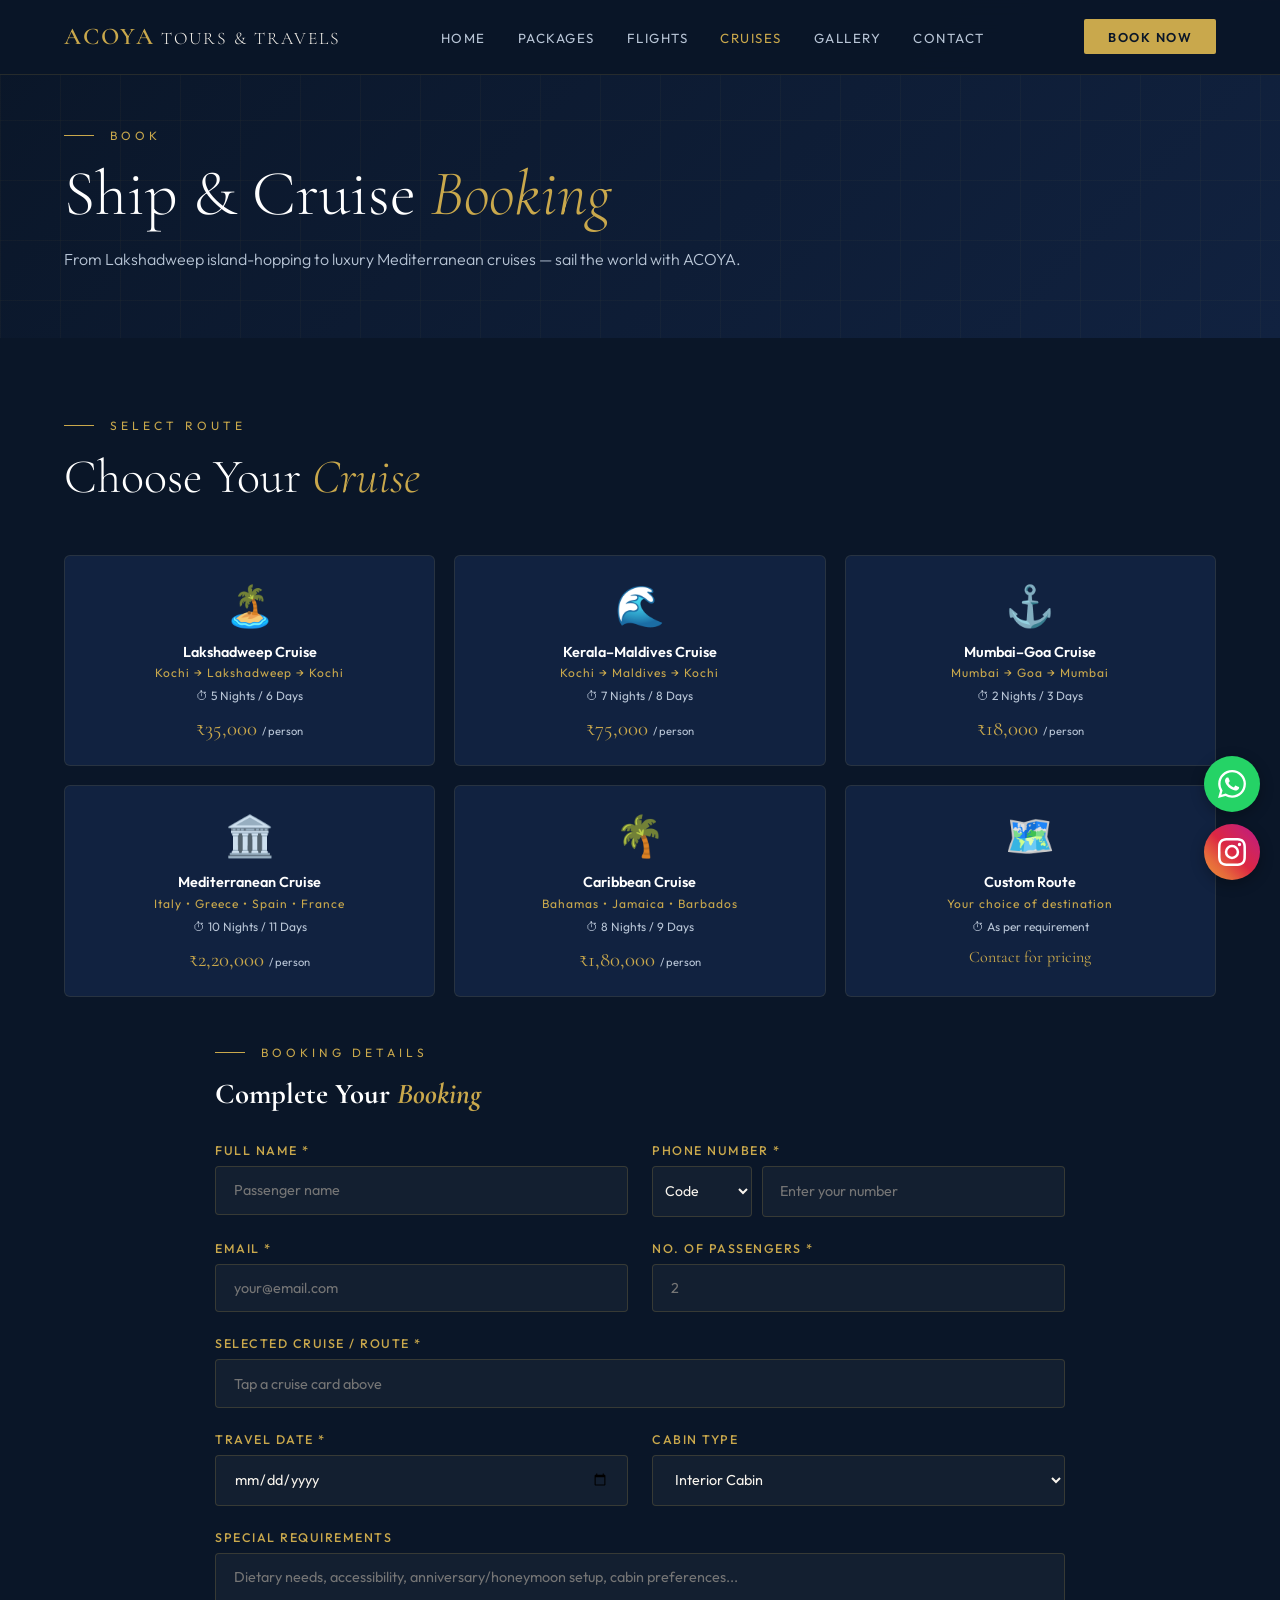
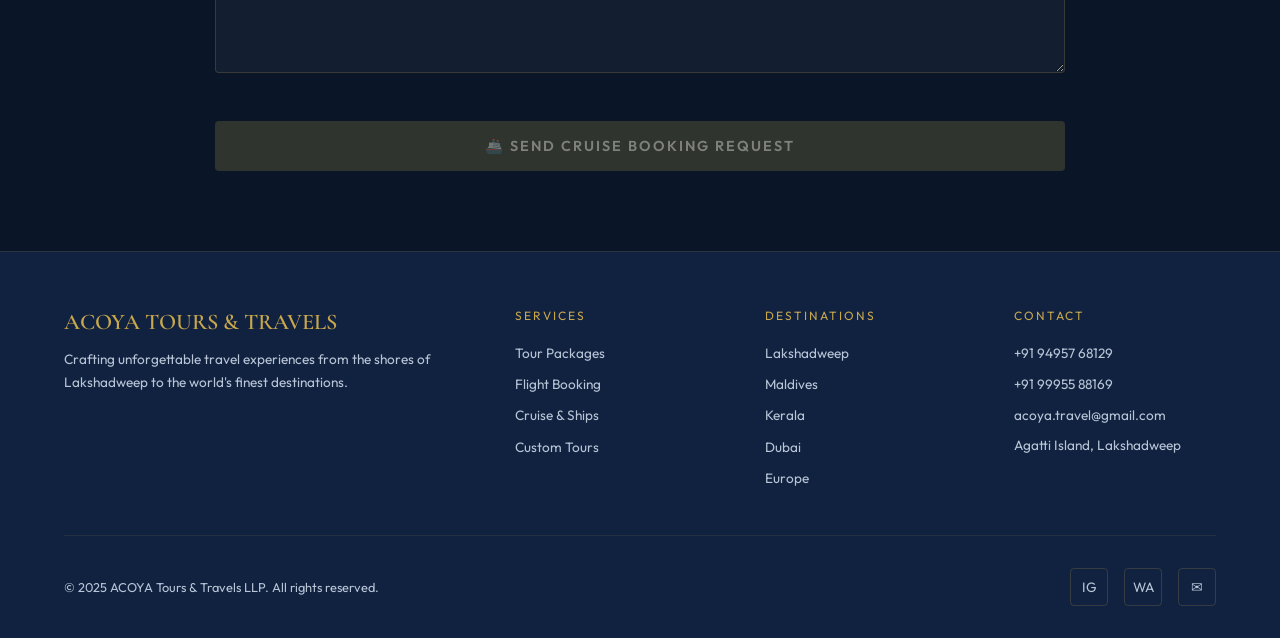
<file: ship.html>
<!DOCTYPE html>
<html lang="en">
<head>
<meta charset="UTF-8">
<meta name="viewport" content="width=device-width, initial-scale=1.0">
<title>ACOYA — Ship & Cruise Booking</title>
<link rel="stylesheet" href="style.css">
<style>
  .cruise-wrap { max-width: 850px; margin: 3rem auto 0; }
  .cruise-cards { display: grid; grid-template-columns: repeat(3,1fr); gap: 1.2rem; max-width: 1200px; margin: 3rem auto; }
  .cruise-card {
    background: var(--navy-mid); border: 1px solid rgba(201,168,76,0.12);
    border-radius: 6px; padding: 1.5rem; cursor: pointer;
    transition: all 0.3s; text-align: center;
  }
  .cruise-card:hover, .cruise-card.selected { border-color: var(--gold); background: rgba(201,168,76,0.07); }
  .cruise-card.selected { box-shadow: 0 0 0 2px var(--gold); }
  .cruise-emoji { font-size: 2.5rem; margin-bottom: 0.8rem; }
  .cruise-name { font-size: 0.9rem; font-weight: 600; color: var(--white); margin-bottom: 0.3rem; }
  .cruise-route { font-size: 0.75rem; color: var(--gold); letter-spacing: 1px; margin-bottom: 0.5rem; }
  .cruise-dur { font-size: 0.75rem; color: var(--text-light); }
  .cruise-price { font-family:'Cormorant Garamond',serif; font-size: 1.3rem; color: var(--gold); margin-top: 0.8rem; }
  .section-sub { max-width: 1200px; margin: 0 auto; }

  /* PHONE WITH COUNTRY CODE */
  .phone-input-row {
    display: grid;
    grid-template-columns: 100px 1fr;
    gap: 0.6rem;
  }
  .country-code-select {
    background: rgba(255,255,255,0.04);
    border: 1px solid rgba(201,168,76,0.2);
    color: var(--cream);
    padding: 0.9rem 0.5rem;
    border-radius: 4px;
    font-family: 'Outfit', sans-serif;
    font-size: 0.88rem;
    cursor: pointer;
    outline: none;
    transition: border-color 0.3s;
  }
  .country-code-select:focus { border-color: var(--gold); }
  .country-code-select option { background: var(--navy-mid); color: var(--cream); padding: 8px; }
  @media(max-width:600px){
    .phone-input-row { grid-template-columns: 90px 1fr; gap: 0.4rem; }
    .country-code-select { padding: 0.9rem 0.3rem; font-size: 0.85rem; }
  }

  /* SUBMIT BUTTON DISABLED */
  .submit-btn:disabled {
    opacity: 1; cursor: not-allowed;
    background: rgba(201,168,76,0.2); color: rgba(248,244,237,0.4);
    pointer-events: none;
  }

  /* SUCCESS SCREEN */
  .success-screen {
    display: none; text-align: center; padding: 3rem 1.5rem;
    background: var(--navy-mid); border: 1px solid rgba(201,168,76,0.15);
    border-radius: 8px; max-width: 600px; margin: 3rem auto 0;
    animation: fadeUp 0.5s ease;
  }
  .success-screen.show { display: block; }
  .success-icon {
    width: 80px; height: 80px; border-radius: 50%;
    background: linear-gradient(135deg, var(--gold-dark), var(--gold));
    display: flex; align-items: center; justify-content: center;
    font-size: 2.5rem; color: var(--navy); margin: 0 auto 1.5rem;
    animation: successPop 0.6s cubic-bezier(0.68, -0.55, 0.265, 1.55);
  }
  @keyframes successPop {
    0% { transform: scale(0); opacity: 0; }
    50% { transform: scale(1.2); }
    100% { transform: scale(1); opacity: 1; }
  }
  .success-title {
    font-family:'Cormorant Garamond',serif; font-size: 2rem;
    color: var(--white); margin-bottom: 0.6rem;
  }
  .success-title em { color: var(--gold); font-style: italic; }
  .success-msg {
    font-size: 0.95rem; color: var(--text-light);
    line-height: 1.7; max-width: 400px; margin: 0 auto 1.5rem;
  }
  .success-info {
    background: rgba(46,125,50,0.1); border: 1px solid rgba(46,125,50,0.3);
    color: #81C784; padding: 0.7rem 1rem; border-radius: 6px;
    font-size: 0.82rem; margin-bottom: 1.5rem; max-width: 420px;
    margin-left: auto; margin-right: auto;
  }
  .reset-btn {
    background: var(--gold); color: var(--navy);
    padding: 0.9rem 2rem; border: none; border-radius: 4px;
    font-family: 'Outfit', sans-serif; font-size: 0.85rem;
    font-weight: 600; letter-spacing: 1.5px; text-transform: uppercase;
    cursor: pointer; transition: all 0.3s;
  }
  .reset-btn:hover { background: var(--gold-light); }

  /* ERROR + SPINNER */
  .error-msg {
    background: rgba(231,76,60,0.1); border: 1px solid rgba(231,76,60,0.4);
    color: #ff7e6b; padding: 0.7rem 1rem; border-radius: 4px;
    font-size: 0.85rem; margin-bottom: 1rem;
  }
  .spinner {
    display: inline-block; width: 16px; height: 16px;
    border: 2px solid rgba(255,255,255,0.3);
    border-top-color: var(--navy); border-radius: 50%;
    animation: spin 0.8s linear infinite;
    vertical-align: middle; margin-right: 0.5rem;
  }
  @keyframes spin { to { transform: rotate(360deg); } }

  @media(max-width:768px){ .cruise-cards { grid-template-columns: repeat(2,1fr); } }
  @media(max-width:480px){ .cruise-cards { grid-template-columns: 1fr; } }
</style>
</head>
<body>
<div id="nav-placeholder"></div>

<div class="page-hero">
  <div class="page-hero-content">
    <div class="page-tag">Book</div>
    <h1 class="page-title">Ship & Cruise <em>Booking</em></h1>
    <p class="page-desc">From Lakshadweep island-hopping to luxury Mediterranean cruises — sail the world with ACOYA.</p>
  </div>
</div>

<section style="background:var(--navy);">
  <div class="section-sub">
    <div class="section-tag">Select Route</div>
    <h2 class="section-title">Choose Your <em>Cruise</em></h2>
  </div>

  <div class="cruise-cards" id="cruise-cards">
    <div class="cruise-card reveal" onclick="selectCruise(this,'Kochi - Lakshadweep - Kochi')">
      <div class="cruise-emoji">🏝️</div>
      <div class="cruise-name">Lakshadweep Cruise</div>
      <div class="cruise-route">Kochi → Lakshadweep → Kochi</div>
      <div class="cruise-dur">⏱ 5 Nights / 6 Days</div>
      <div class="cruise-price">₹35,000 <span style="font-size:0.7rem;color:var(--text-light);font-family:'Outfit',sans-serif;">/ person</span></div>
    </div>
    <div class="cruise-card reveal" onclick="selectCruise(this,'Kerala - Maldives Cruise')">
      <div class="cruise-emoji">🌊</div>
      <div class="cruise-name">Kerala–Maldives Cruise</div>
      <div class="cruise-route">Kochi → Maldives → Kochi</div>
      <div class="cruise-dur">⏱ 7 Nights / 8 Days</div>
      <div class="cruise-price">₹75,000 <span style="font-size:0.7rem;color:var(--text-light);font-family:'Outfit',sans-serif;">/ person</span></div>
    </div>
    <div class="cruise-card reveal" onclick="selectCruise(this,'Mumbai - Goa Cruise')">
      <div class="cruise-emoji">⚓</div>
      <div class="cruise-name">Mumbai–Goa Cruise</div>
      <div class="cruise-route">Mumbai → Goa → Mumbai</div>
      <div class="cruise-dur">⏱ 2 Nights / 3 Days</div>
      <div class="cruise-price">₹18,000 <span style="font-size:0.7rem;color:var(--text-light);font-family:'Outfit',sans-serif;">/ person</span></div>
    </div>
    <div class="cruise-card reveal" onclick="selectCruise(this,'Mediterranean Cruise')">
      <div class="cruise-emoji">🏛️</div>
      <div class="cruise-name">Mediterranean Cruise</div>
      <div class="cruise-route">Italy • Greece • Spain • France</div>
      <div class="cruise-dur">⏱ 10 Nights / 11 Days</div>
      <div class="cruise-price">₹2,20,000 <span style="font-size:0.7rem;color:var(--text-light);font-family:'Outfit',sans-serif;">/ person</span></div>
    </div>
    <div class="cruise-card reveal" onclick="selectCruise(this,'Caribbean Cruise')">
      <div class="cruise-emoji">🌴</div>
      <div class="cruise-name">Caribbean Cruise</div>
      <div class="cruise-route">Bahamas • Jamaica • Barbados</div>
      <div class="cruise-dur">⏱ 8 Nights / 9 Days</div>
      <div class="cruise-price">₹1,80,000 <span style="font-size:0.7rem;color:var(--text-light);font-family:'Outfit',sans-serif;">/ person</span></div>
    </div>
    <div class="cruise-card reveal" onclick="selectCruise(this,'Custom Route')">
      <div class="cruise-emoji">🗺️</div>
      <div class="cruise-name">Custom Route</div>
      <div class="cruise-route">Your choice of destination</div>
      <div class="cruise-dur">⏱ As per requirement</div>
      <div class="cruise-price" style="font-size:1rem;">Contact for pricing</div>
    </div>
  </div>

  <div class="cruise-wrap" id="form-container">
    <div class="section-tag">Booking Details</div>
    <h3 style="font-family:'Cormorant Garamond',serif;font-size:1.8rem;color:var(--white);margin-bottom:2rem;">Complete Your <em style="color:var(--gold);">Booking</em></h3>
    <div class="form-grid">
      <div class="form-group">
        <label>Full Name *</label>
        <input type="text" placeholder="Passenger name" id="s-name">
      </div>
      <div class="form-group">
        <label>Phone Number *</label>
        <div class="phone-input-row">
          <select id="s-country-code" class="country-code-select">
            <option value="">Code</option>
            <option value="+91">🇮🇳 +91</option>
            <option value="+971">🇦🇪 +971</option>
            <option value="+966">🇸🇦 +966</option>
            <option value="+974">🇶🇦 +974</option>
            <option value="+965">🇰🇼 +965</option>
            <option value="+968">🇴🇲 +968</option>
            <option value="+973">🇧🇭 +973</option>
            <option value="+1">🇺🇸 +1</option>
            <option value="+44">🇬🇧 +44</option>
            <option value="+61">🇦🇺 +61</option>
            <option value="+65">🇸🇬 +65</option>
            <option value="+60">🇲🇾 +60</option>
            <option value="+49">🇩🇪 +49</option>
            <option value="+33">🇫🇷 +33</option>
            <option value="+39">🇮🇹 +39</option>
            <option value="+34">🇪🇸 +34</option>
            <option value="+41">🇨🇭 +41</option>
            <option value="+81">🇯🇵 +81</option>
            <option value="+86">🇨🇳 +86</option>
            <option value="+82">🇰🇷 +82</option>
            <option value="+66">🇹🇭 +66</option>
            <option value="+960">🇲🇻 +960</option>
            <option value="+94">🇱🇰 +94</option>
            <option value="+880">🇧🇩 +880</option>
            <option value="+977">🇳🇵 +977</option>
            <option value="other">🌍 Other</option>
          </select>
          <input type="tel" id="s-phone" placeholder="Enter your number">
        </div>
      </div>
      <div class="form-group">
        <label>Email *</label>
        <input type="email" placeholder="your@email.com" id="s-email">
      </div>
      <div class="form-group">
        <label>No. of Passengers *</label>
        <input type="number" placeholder="2" min="1" id="s-pax">
      </div>
      <div class="form-group full">
        <label>Selected Cruise / Route *</label>
        <input type="text" id="selected-cruise" placeholder="Tap a cruise card above" readonly style="cursor:pointer;">
      </div>
      <div class="form-group">
        <label>Travel Date *</label>
        <input type="date" id="s-date">
      </div>
      <div class="form-group">
        <label>Cabin Type</label>
        <select id="s-cabin">
          <option>Interior Cabin</option>
          <option>Ocean View Cabin</option>
          <option>Balcony Cabin</option>
          <option>Junior Suite</option>
          <option>Luxury Suite</option>
        </select>
      </div>
      <div class="form-group full">
        <label>Special Requirements</label>
        <textarea placeholder="Dietary needs, accessibility, anniversary/honeymoon setup, cabin preferences..." id="s-special"></textarea>
      </div>
      <div class="form-group full" id="error-display"></div>
      <button class="submit-btn" id="ship-submit-btn" onclick="submitCruise()" disabled>🚢 Send Cruise Booking Request</button>
    </div>
  </div>

  <!-- SUCCESS SCREEN -->
  <div class="success-screen" id="success-screen">
    <div class="success-icon">✓</div>
    <div class="success-title">Booking Request <em>Received!</em></div>
    <div class="success-msg">Thank you for your cruise booking enquiry. Our team will check availability and pricing, and get back to you within 24 hours.</div>
    <div class="success-info">📧 Confirmation sent to our team. We'll contact you soon!</div>
    <button class="reset-btn" onclick="resetCruise()">Send Another Request</button>
  </div>
</section>

<div id="footer-placeholder"></div>
<script src="shared.js"></script>
<script>
  var WEB3FORMS_KEY = 'dbaa90d6-e37a-4c74-bcab-20a80ed87a9d';

  renderNav('Cruises');
  renderFooter();
  initReveal();

  function selectCruise(card, name) {
    document.querySelectorAll('.cruise-card').forEach(function(c) { c.classList.remove('selected'); });
    card.classList.add('selected');
    document.getElementById('selected-cruise').value = name;
    validateCruiseForm();
  }

  // Set minimum date to today
  (function() {
    var today = new Date();
    var yyyy = today.getFullYear();
    var mm = String(today.getMonth() + 1).padStart(2, '0');
    var dd = String(today.getDate()).padStart(2, '0');
    document.getElementById('s-date').setAttribute('min', yyyy + '-' + mm + '-' + dd);
  })();

  // Phone: only allow digits, spaces, dashes
  document.getElementById('s-phone').addEventListener('input', function() {
    this.value = this.value.replace(/[^\d\s\-]/g, '');
  });

  // COUNTRY-SPECIFIC PHONE DIGIT MAP
  var COUNTRY_DIGITS = {
    '+91':  { min: 10, max: 10, label: '10-digit' },
    '+1':   { min: 10, max: 10, label: '10-digit' },
    '+44':  { min: 10, max: 10, label: '10-digit' },
    '+971': { min: 9,  max: 9,  label: '9-digit'  },
    '+966': { min: 9,  max: 9,  label: '9-digit'  },
    '+974': { min: 8,  max: 8,  label: '8-digit'  },
    '+965': { min: 8,  max: 8,  label: '8-digit'  },
    '+968': { min: 8,  max: 8,  label: '8-digit'  },
    '+973': { min: 8,  max: 8,  label: '8-digit'  },
    '+61':  { min: 9,  max: 9,  label: '9-digit'  },
    '+65':  { min: 8,  max: 8,  label: '8-digit'  },
    '+60':  { min: 9,  max: 10, label: '9 or 10-digit' },
    '+49':  { min: 10, max: 11, label: '10 or 11-digit' },
    '+33':  { min: 9,  max: 9,  label: '9-digit'  },
    '+39':  { min: 9,  max: 10, label: '9 or 10-digit' },
    '+34':  { min: 9,  max: 9,  label: '9-digit'  },
    '+41':  { min: 9,  max: 9,  label: '9-digit'  },
    '+81':  { min: 10, max: 10, label: '10-digit' },
    '+86':  { min: 11, max: 11, label: '11-digit' },
    '+82':  { min: 9,  max: 10, label: '9 or 10-digit' },
    '+66':  { min: 9,  max: 9,  label: '9-digit'  },
    '+960': { min: 7,  max: 7,  label: '7-digit'  },
    '+94':  { min: 9,  max: 9,  label: '9-digit'  },
    '+880': { min: 10, max: 10, label: '10-digit' },
    '+977': { min: 10, max: 10, label: '10-digit' },
    'other':{ min: 7,  max: 15, label: 'valid' }
  };

  function getPhoneRule(code) {
    return COUNTRY_DIGITS[code] || null;
  }

  function updatePhonePlaceholder() {
    var code = document.getElementById('s-country-code').value;
    var phoneEl = document.getElementById('s-phone');
    if (!code) {
      phoneEl.placeholder = 'Enter your number';
    } else if (code === 'other') {
      phoneEl.placeholder = 'Enter your number (min 7 digits)';
    } else {
      var rule = getPhoneRule(code);
      if (rule) {
        phoneEl.placeholder = 'Enter ' + rule.label + ' number';
      }
    }
  }

  function validateCruiseForm() {
    var name = document.getElementById('s-name').value.trim();
    var code = document.getElementById('s-country-code').value;
    var phone = document.getElementById('s-phone').value.trim();
    var phoneDigits = phone.replace(/\D/g, '');
    var email = document.getElementById('s-email').value.trim();
    var pax = document.getElementById('s-pax').value;
    var cruise = document.getElementById('selected-cruise').value.trim();
    var date = document.getElementById('s-date').value;
    var emailValid = email.length > 0 && email.indexOf('@') > 0 && email.indexOf('.') > 0;

    // Country-specific phone validation
    var phoneOk = false;
    if (code && phoneDigits.length > 0) {
      var rule = getPhoneRule(code);
      if (rule) {
        phoneOk = phoneDigits.length >= rule.min && phoneDigits.length <= rule.max;
      }
    }

    var ok = name.length >= 2 && code !== '' && phoneOk
      && emailValid && pax !== '' && parseInt(pax) >= 1
      && cruise.length >= 2 && date !== '';

    document.getElementById('ship-submit-btn').disabled = !ok;
  }

  ['s-name','s-phone','s-email','s-pax','s-date','s-special'].forEach(function(id) {
    var el = document.getElementById(id);
    if (el) {
      el.addEventListener('input', validateCruiseForm);
      el.addEventListener('change', validateCruiseForm);
    }
  });
  document.getElementById('s-country-code').addEventListener('change', function() {
    updatePhonePlaceholder();
    validateCruiseForm();
  });

  function submitCruise() {
    var errorEl = document.getElementById('error-display');
    errorEl.innerHTML = '';

    var name = document.getElementById('s-name').value.trim();
    var code = document.getElementById('s-country-code').value;
    var phoneNum = document.getElementById('s-phone').value.trim();
    var phone = (code === 'other' ? '' : code + ' ') + phoneNum;
    var email = document.getElementById('s-email').value.trim();
    var pax = document.getElementById('s-pax').value;
    var cruise = document.getElementById('selected-cruise').value.trim();
    var date = document.getElementById('s-date').value;
    var cabin = document.getElementById('s-cabin').value;
    var special = document.getElementById('s-special').value.trim() || 'None';

    var btn = document.getElementById('ship-submit-btn');
    btn.disabled = true;
    btn.innerHTML = '<span class="spinner"></span>Sending...';

    var payload = {
      access_key: WEB3FORMS_KEY,
      subject: 'New Cruise Booking: ' + cruise + ' - ' + name,
      from_name: 'ACOYA Cruise Booking',
      replyto: email,
      'Customer Name': name,
      'Phone Number': phone,
      'Email Address': email,
      'Selected Cruise': cruise,
      'Travel Date': date,
      'Number of Passengers': pax,
      'Cabin Type': cabin,
      'Special Requirements': special,
      'Submitted via': 'acoyatravels.com/ship'
    };

    fetch('https://api.web3forms.com/submit', {
      method: 'POST',
      headers: { 'Content-Type': 'application/json', 'Accept': 'application/json' },
      body: JSON.stringify(payload)
    })
    .then(function(response) { return response.json(); })
    .then(function(data) {
      if (data.success) {
        document.getElementById('form-container').style.display = 'none';
        document.getElementById('cruise-cards').style.display = 'none';
        document.getElementById('success-screen').classList.add('show');
        window.scrollTo({ top: document.getElementById('success-screen').offsetTop - 100, behavior: 'smooth' });
      } else {
        showCruiseError(data.message || 'Could not send. Please call us directly.');
      }
    })
    .catch(function(err) {
      showCruiseError('Network error. Please check your connection or call us directly.');
    });
  }

  function showCruiseError(msg) {
    var btn = document.getElementById('ship-submit-btn');
    btn.disabled = false;
    btn.innerHTML = '🚢 Send Cruise Booking Request';
    document.getElementById('error-display').innerHTML = '<div class="error-msg">⚠️ ' + msg + '<br><a href="tel:+919495768129" style="color:#ff7e6b;text-decoration:underline;">Call +91 94957 68129</a></div>';
  }

  function resetCruise() {
    ['s-name','s-phone','s-email','s-pax','s-date','s-special','selected-cruise'].forEach(function(id) {
      var el = document.getElementById(id);
      if (el) el.value = '';
    });
    document.getElementById('s-country-code').value = '';
    document.getElementById('s-cabin').value = 'Interior Cabin';
    document.querySelectorAll('.cruise-card').forEach(function(c) { c.classList.remove('selected'); });
    document.getElementById('error-display').innerHTML = '';
    var btn = document.getElementById('ship-submit-btn');
    btn.innerHTML = '🚢 Send Cruise Booking Request';
    btn.disabled = true;
    document.getElementById('success-screen').classList.remove('show');
    document.getElementById('form-container').style.display = 'block';
    document.getElementById('cruise-cards').style.display = 'grid';
    window.scrollTo({ top: 0, behavior: 'smooth' });
  }
</script>
</body>
</html>
</file>
<file: style.css>
@import url('https://fonts.googleapis.com/css2?family=Cormorant+Garamond:ital,wght@0,300;0,400;0,600;1,300;1,400&family=Outfit:wght@300;400;500;600&display=swap');

:root {
  --gold: #C9A84C;
  --gold-light: #E8C97A;
  --gold-dark: #9B7A2E;
  --navy: #0A1628;
  --navy-mid: #112240;
  --navy-light: #1A3460;
  --cream: #F8F4ED;
  --cream-dark: #EDE5D5;
  --white: #FFFFFF;
  --text-light: #B8C5D6;
}

* { margin: 0; padding: 0; box-sizing: border-box; }
html { scroll-behavior: smooth; }
body { font-family: 'Outfit', sans-serif; background: var(--navy); color: var(--cream); overflow-x: hidden; }

/* NAV */
nav {
  position: fixed; top: 0; width: 100%; z-index: 1000;
  padding: 1.2rem 5%;
  display: flex; align-items: center; justify-content: space-between;
  background: rgba(10,22,40,0.95);
  backdrop-filter: blur(16px);
  border-bottom: 1px solid rgba(201,168,76,0.15);
}
.nav-logo {
  font-family: 'Cormorant Garamond', serif;
  font-size: 1.5rem; font-weight: 600;
  color: var(--gold); letter-spacing: 2px; text-decoration: none;
}
.nav-logo span { color: var(--cream); font-weight: 300; font-size: 1.1rem; }
.nav-links { display: flex; gap: 2rem; list-style: none; }
.nav-links a {
  color: var(--text-light); text-decoration: none;
  font-size: 0.83rem; font-weight: 400; letter-spacing: 1.5px;
  text-transform: uppercase; transition: color 0.3s;
}
.nav-links a:hover, .nav-links a.active { color: var(--gold); }
.nav-cta {
  background: var(--gold); color: var(--navy);
  padding: 0.6rem 1.5rem; border-radius: 2px;
  font-size: 0.8rem; font-weight: 600; letter-spacing: 1.5px;
  text-transform: uppercase; text-decoration: none; transition: background 0.3s;
}
.nav-cta:hover { background: var(--gold-light); }
.hamburger { display: none; flex-direction: column; gap: 5px; cursor: pointer; }
.hamburger span { width: 24px; height: 2px; background: var(--gold); display: block; transition: all 0.3s; }
.mobile-menu {
  display: none; position: fixed; top: 68px; left: 0; right: 0;
  background: rgba(10,22,40,0.98); backdrop-filter: blur(20px);
  padding: 2rem 5%; flex-direction: column; gap: 1.5rem; z-index: 999;
  border-bottom: 1px solid rgba(201,168,76,0.15);
}
.mobile-menu.open { display: flex; }
.mobile-menu a {
  color: var(--cream); text-decoration: none; font-size: 1rem;
  font-weight: 400; letter-spacing: 1px; text-transform: uppercase;
  transition: color 0.3s; padding-bottom: 0.5rem;
  border-bottom: 1px solid rgba(201,168,76,0.1);
}
.mobile-menu a:hover { color: var(--gold); }

/* PAGE HERO (non-home pages) */
.page-hero {
  padding: 8rem 5% 4rem;
  background: linear-gradient(135deg, var(--navy) 0%, var(--navy-mid) 100%);
  position: relative; overflow: hidden;
}
.page-hero::before {
  content: ''; position: absolute; inset: 0;
  background-image: linear-gradient(rgba(201,168,76,0.04) 1px, transparent 1px),
    linear-gradient(90deg, rgba(201,168,76,0.04) 1px, transparent 1px);
  background-size: 60px 60px;
}
.page-hero-content { position: relative; z-index: 2; max-width: 700px; }
.page-tag {
  font-size: 0.75rem; letter-spacing: 4px; text-transform: uppercase;
  color: var(--gold); margin-bottom: 1rem;
  display: flex; align-items: center; gap: 1rem;
}
.page-tag::before { content: ''; width: 30px; height: 1px; background: var(--gold); }
.page-title {
  font-family: 'Cormorant Garamond', serif;
  font-size: clamp(2.5rem, 5vw, 4rem);
  font-weight: 300; line-height: 1.1; color: var(--white);
}
.page-title em { color: var(--gold); font-style: italic; }
.page-desc { color: var(--text-light); font-size: 1rem; line-height: 1.8; margin-top: 1rem; font-weight: 300; }

/* SECTION COMMON */
section { padding: 5rem 5%; }
.section-tag {
  font-size: 0.75rem; letter-spacing: 4px; text-transform: uppercase;
  color: var(--gold); margin-bottom: 1rem;
  display: flex; align-items: center; gap: 1rem;
}
.section-tag::before { content: ''; width: 30px; height: 1px; background: var(--gold); }
.section-title {
  font-family: 'Cormorant Garamond', serif;
  font-size: clamp(2rem, 4vw, 3rem); font-weight: 300; line-height: 1.2;
  color: var(--white); margin-bottom: 1rem;
}
.section-title em { color: var(--gold); font-style: italic; }
.section-desc { color: var(--text-light); font-size: 1rem; line-height: 1.8; max-width: 600px; font-weight: 300; }
.gold-divider { width: 60px; height: 2px; background: var(--gold); margin: 1.2rem 0; }

/* BUTTONS */
.btn-primary {
  background: var(--gold); color: var(--navy);
  padding: 0.9rem 2.2rem; border-radius: 2px;
  font-size: 0.85rem; font-weight: 600; letter-spacing: 2px;
  text-transform: uppercase; text-decoration: none; display: inline-block;
  transition: all 0.3s; border: none; cursor: pointer; font-family: 'Outfit', sans-serif;
}
.btn-primary:hover { background: var(--gold-light); transform: translateY(-2px); }
.btn-outline {
  border: 1px solid rgba(201,168,76,0.5); color: var(--gold);
  padding: 0.9rem 2.2rem; border-radius: 2px;
  font-size: 0.85rem; font-weight: 500; letter-spacing: 2px;
  text-transform: uppercase; text-decoration: none; display: inline-block;
  transition: all 0.3s; background: transparent; cursor: pointer; font-family: 'Outfit', sans-serif;
}
.btn-outline:hover { border-color: var(--gold); background: rgba(201,168,76,0.08); }

/* FORMS */
.form-grid { display: grid; grid-template-columns: 1fr 1fr; gap: 1.5rem; }
.form-group { display: flex; flex-direction: column; gap: 0.5rem; }
.form-group.full { grid-column: 1 / -1; }
label { font-size: 0.78rem; color: var(--gold); letter-spacing: 1.5px; text-transform: uppercase; font-weight: 500; }
input, select, textarea {
  background: rgba(255,255,255,0.04); border: 1px solid rgba(201,168,76,0.2);
  color: var(--cream); padding: 0.9rem 1.1rem; border-radius: 4px;
  font-family: 'Outfit', sans-serif; font-size: 0.9rem;
  transition: border-color 0.3s; outline: none; width: 100%;
}
input:focus, select:focus, textarea:focus { border-color: var(--gold); }
select option { background: var(--navy-mid); }
textarea { resize: vertical; min-height: 120px; }
.submit-btn {
  grid-column: 1 / -1; background: var(--gold); color: var(--navy);
  padding: 1rem 2rem; border: none; border-radius: 4px;
  font-family: 'Outfit', sans-serif; font-size: 0.9rem;
  font-weight: 600; letter-spacing: 2px; text-transform: uppercase;
  cursor: pointer; transition: all 0.3s; width: 100%;
}
.submit-btn:hover { background: var(--gold-light); transform: translateY(-2px); }

/* FOOTER */
footer {
  background: var(--navy-mid); border-top: 1px solid rgba(201,168,76,0.15);
  padding: 3.5rem 5% 2rem;
}
.footer-grid { display: grid; grid-template-columns: 2fr 1fr 1fr 1fr; gap: 3rem; max-width: 1200px; margin: 0 auto 3rem; }
.footer-brand { font-family: 'Cormorant Garamond', serif; font-size: 1.4rem; font-weight: 600; color: var(--gold); margin-bottom: 0.8rem; }
.footer-desc { font-size: 0.85rem; color: var(--text-light); line-height: 1.7; }
.footer-heading { font-size: 0.75rem; letter-spacing: 2px; text-transform: uppercase; color: var(--gold); margin-bottom: 1.2rem; }
.footer-links { list-style: none; display: flex; flex-direction: column; gap: 0.7rem; }
.footer-links a { font-size: 0.85rem; color: var(--text-light); text-decoration: none; transition: color 0.3s; }
.footer-links a:hover { color: var(--gold); }
.footer-bottom {
  border-top: 1px solid rgba(201,168,76,0.1); padding-top: 2rem;
  max-width: 1200px; margin: 0 auto;
  display: flex; justify-content: space-between; align-items: center; flex-wrap: wrap; gap: 1rem;
}
.footer-copy { font-size: 0.8rem; color: var(--text-light); }
.footer-socials { display: flex; gap: 1rem; }
.social-btn {
  width: 38px; height: 38px; border-radius: 4px;
  border: 1px solid rgba(201,168,76,0.2);
  display: flex; align-items: center; justify-content: center;
  color: var(--text-light); font-size: 0.85rem; text-decoration: none; transition: all 0.3s;
}
.social-btn:hover { border-color: var(--gold); color: var(--gold); }

/* ANIMATIONS */
@keyframes fadeUp { from { opacity: 0; transform: translateY(30px); } to { opacity: 1; transform: translateY(0); } }
@keyframes fadeIn { from { opacity: 0; } to { opacity: 1; } }
.fade-up { animation: fadeUp 0.8s ease forwards; }

/* RESPONSIVE */
@media (max-width: 768px) {
  .nav-links, .nav-cta { display: none; }
  .hamburger { display: flex; }
  .footer-grid { grid-template-columns: 1fr 1fr; }
  .form-grid { grid-template-columns: 1fr; }
  .form-group.full { grid-column: auto; }
  .submit-btn { grid-column: auto; }
}
@media (max-width: 480px) {
  .footer-grid { grid-template-columns: 1fr; }
  .footer-bottom { flex-direction: column; text-align: center; }
}
</file>
